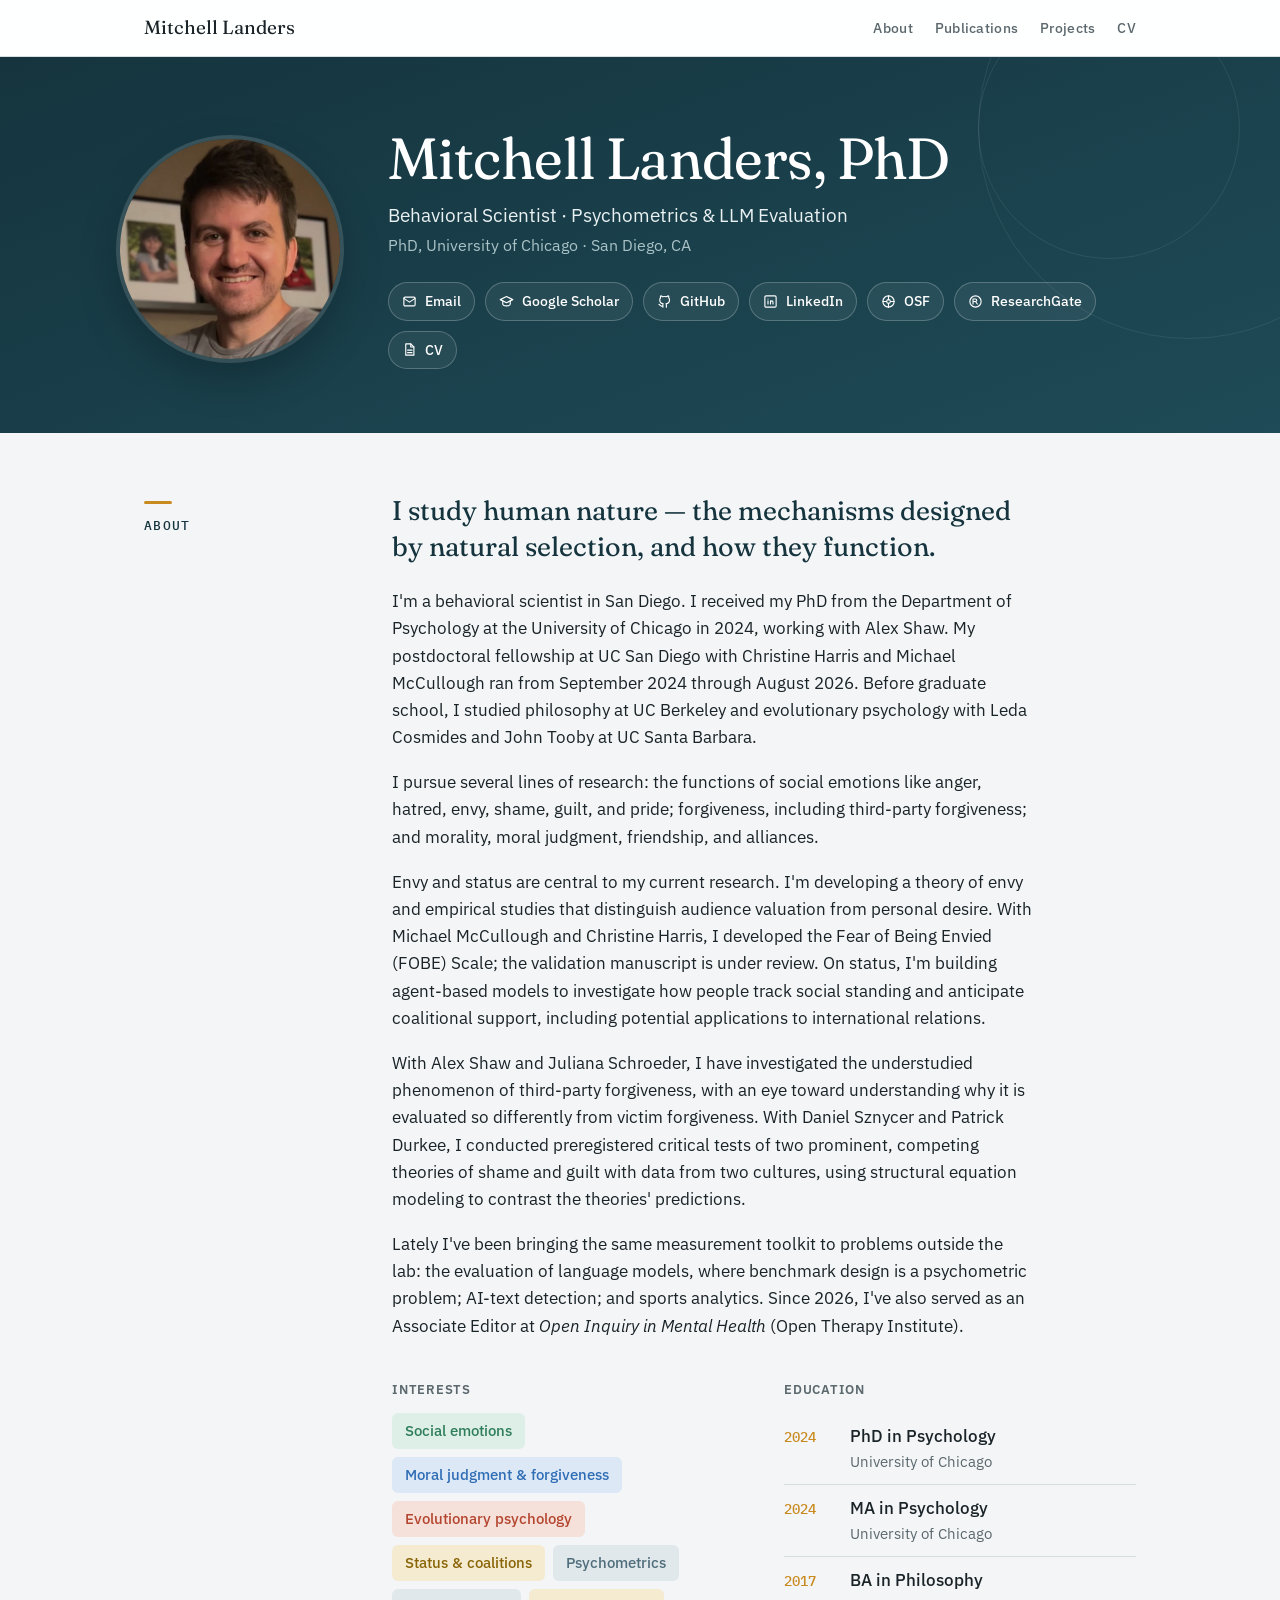
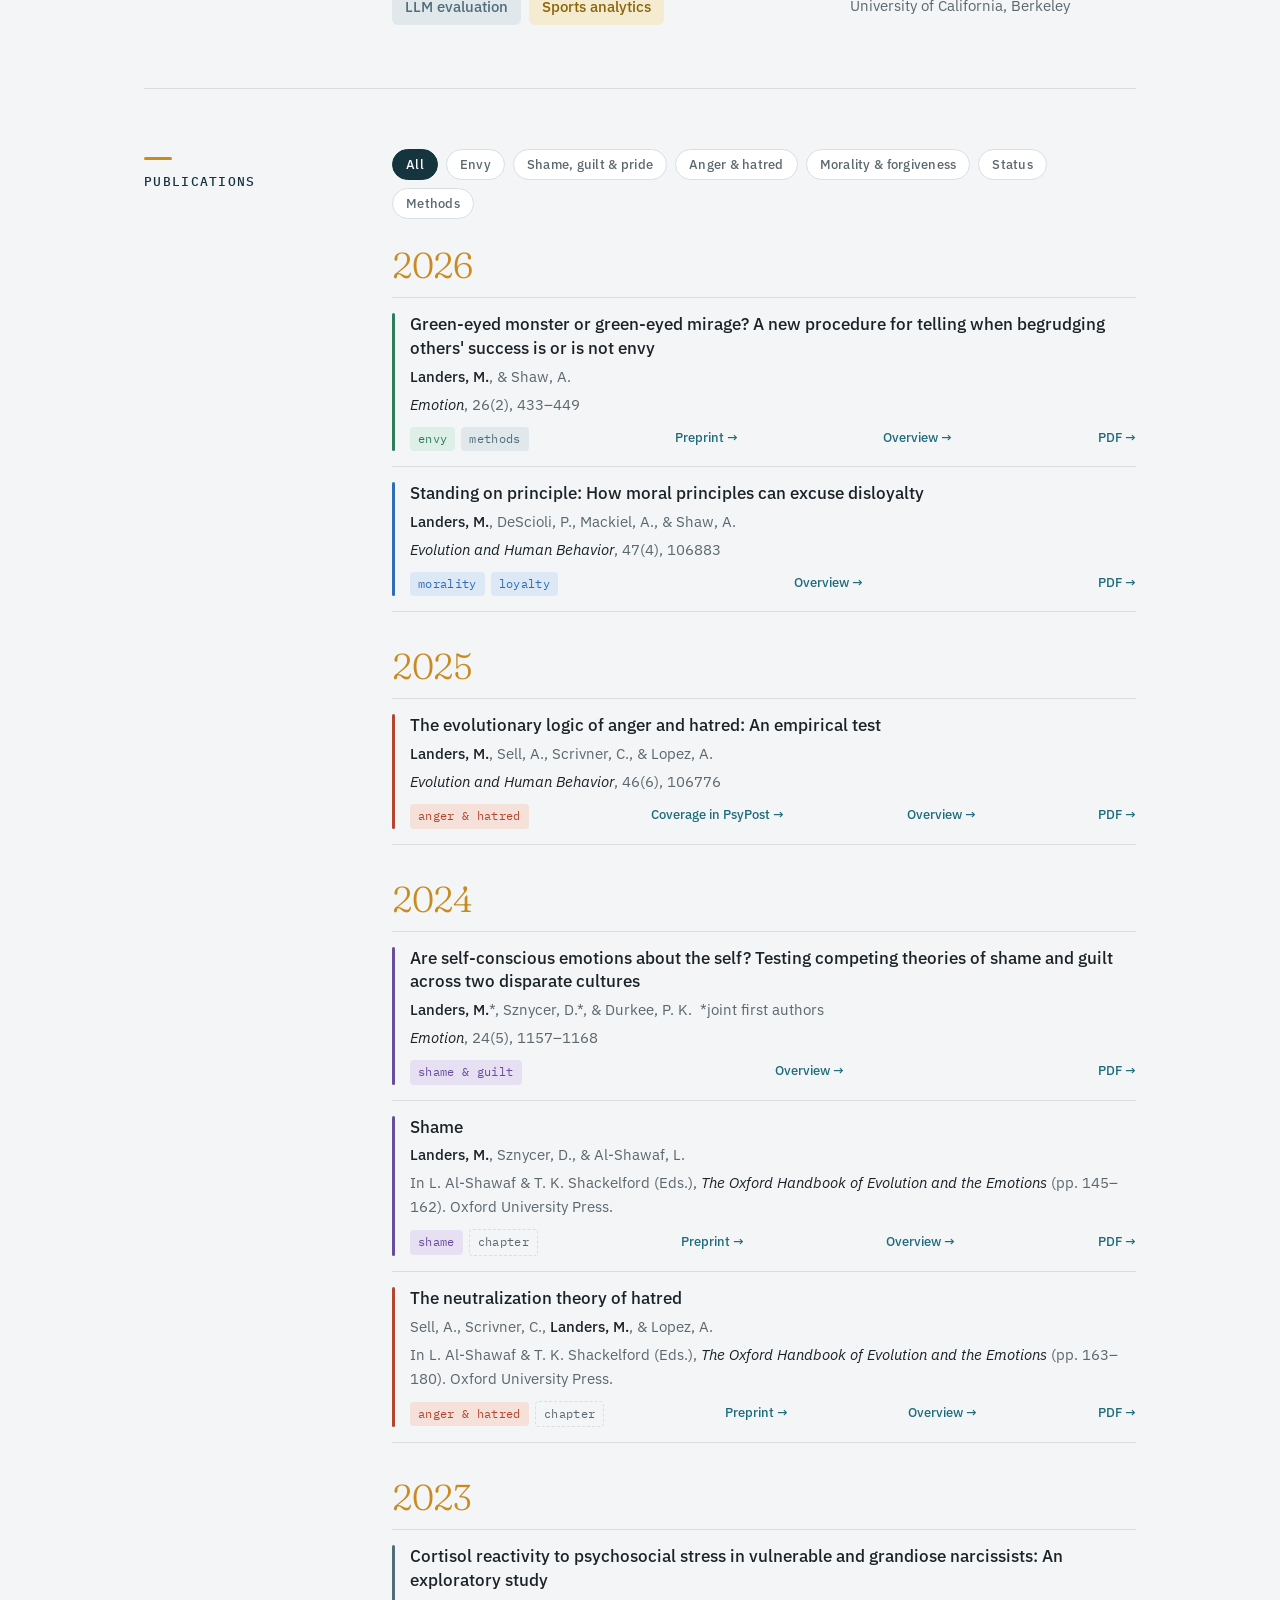
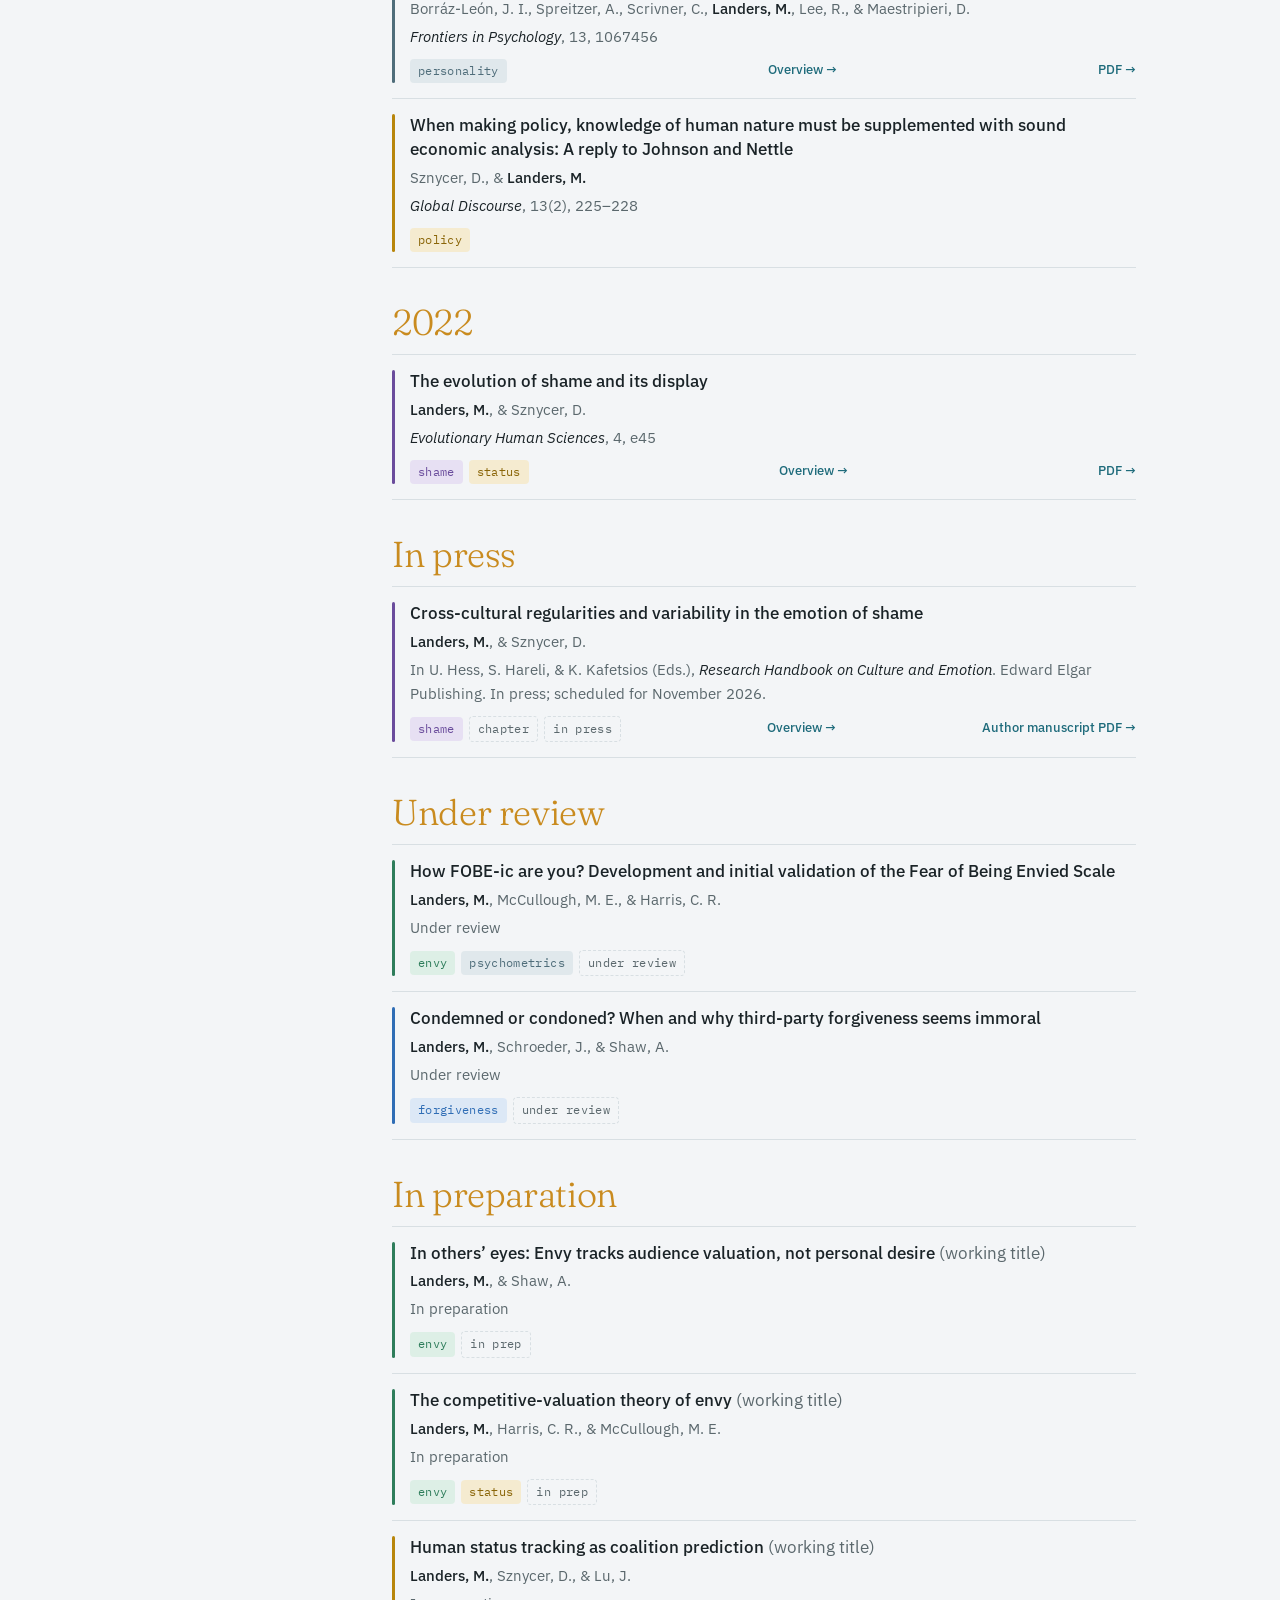
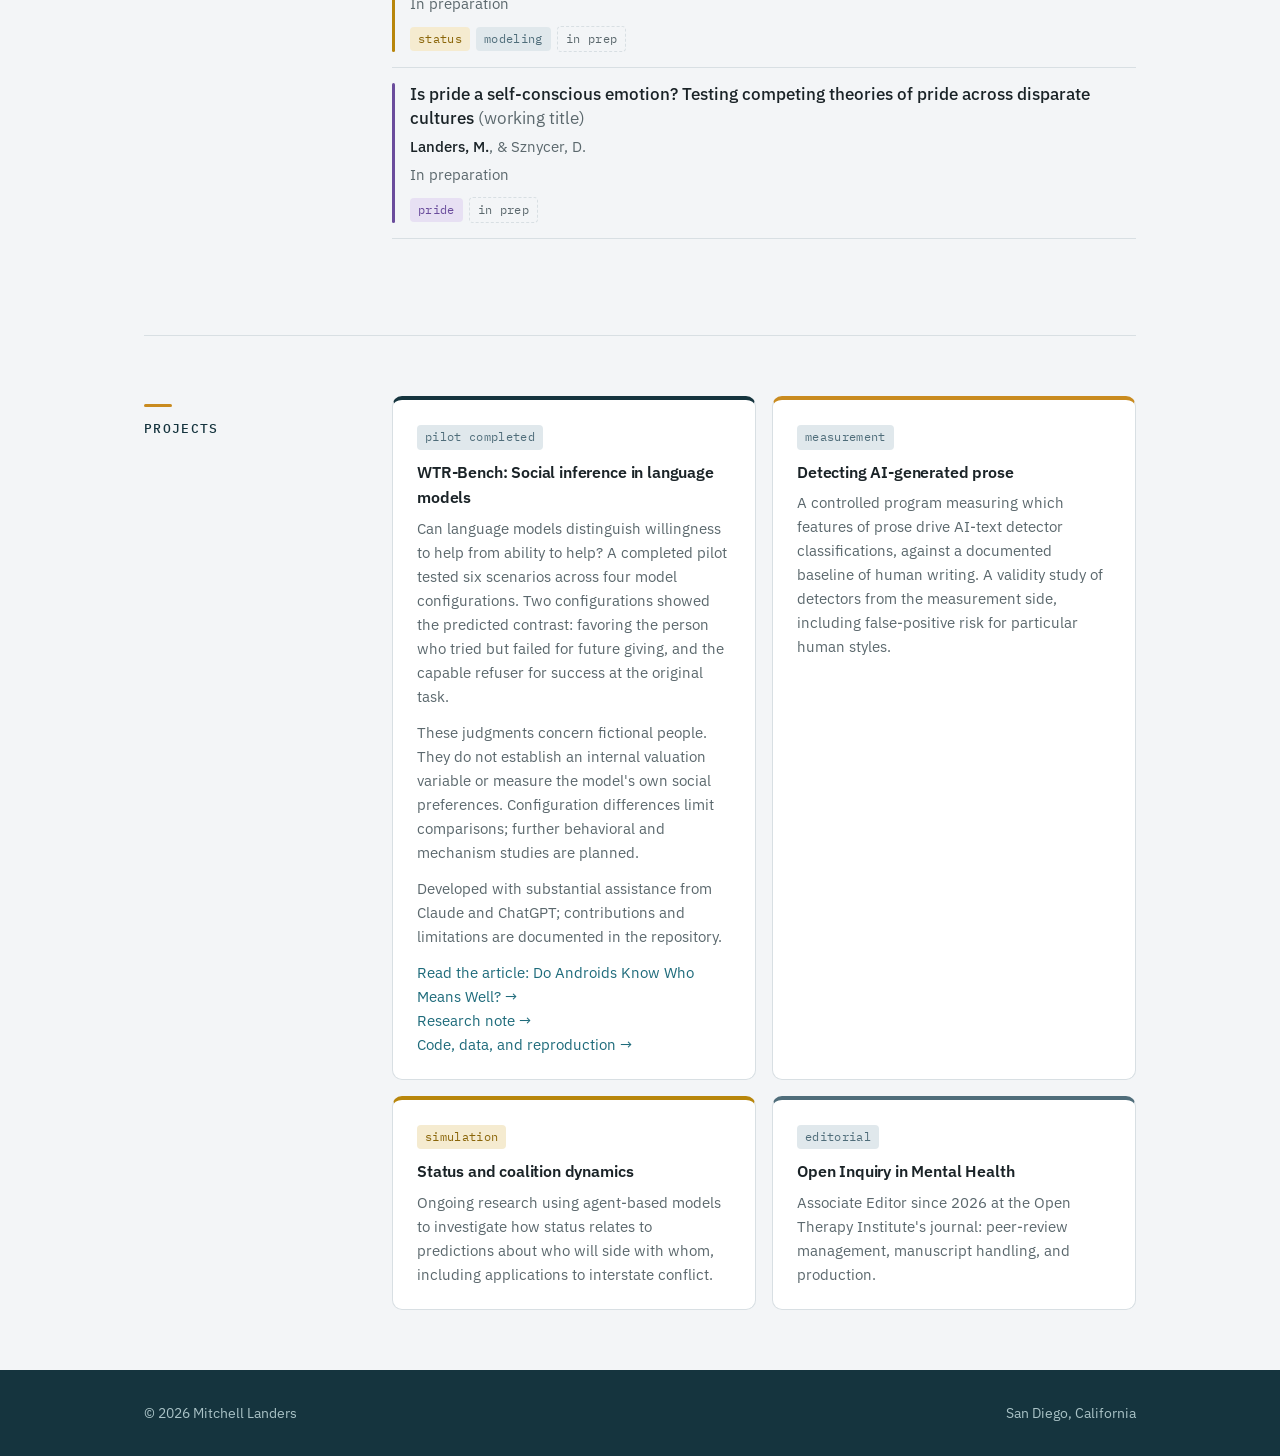
<file: index.html>
<!doctype html>
<html lang="en">
<head>
<meta charset="utf-8">
<meta name="viewport" content="width=device-width, initial-scale=1">
<title>Mitchell Landers, PhD</title>
<meta name="description" content="Mitchell Landers, PhD — behavioral scientist studying social emotions, moral judgment, and measurement. PhD, University of Chicago.">
<meta property="og:title" content="Mitchell Landers, PhD">
<meta property="og:description" content="Research, publications, and projects in behavioral science, psychometrics, and AI evaluation.">
<meta property="og:type" content="website">
<meta property="og:url" content="https://msblanders.github.io/website/">
<meta property="og:image" content="https://msblanders.github.io/website/files/social-preview-v2.png">
<meta property="og:image:secure_url" content="https://msblanders.github.io/website/files/social-preview-v2.png">
<meta property="og:image:type" content="image/png">
<meta property="og:image:width" content="2400">
<meta property="og:image:height" content="1260">
<meta property="og:image:alt" content="Mitchell Landers, PhD — Behavioral Science · Psychometrics · AI Evaluation. Research, publications, and projects.">
<meta name="twitter:card" content="summary_large_image">
<meta name="twitter:title" content="Mitchell Landers, PhD">
<meta name="twitter:description" content="Research, publications, and projects in behavioral science, psychometrics, and AI evaluation.">
<meta name="twitter:image" content="https://msblanders.github.io/website/files/social-preview-v2.png">
<meta name="twitter:image:alt" content="Mitchell Landers, PhD — Behavioral Science · Psychometrics · AI Evaluation. Research, publications, and projects.">
<link rel="canonical" href="https://msblanders.github.io/website/">
<link rel="preconnect" href="https://fonts.googleapis.com">
<link rel="preconnect" href="https://fonts.gstatic.com" crossorigin>
<link href="https://fonts.googleapis.com/css2?family=Fraunces:opsz,wght,SOFT@9..144,300..600,50&family=IBM+Plex+Sans:ital,wght@0,400;0,500;0,600;1,400&family=IBM+Plex+Mono:wght@400;500&display=swap" rel="stylesheet">
<style>
  :root{
    --bg:#F3F5F7;
    --panel:#FFFFFF;
    --ink:#1A2327;
    --muted:#5B686D;
    --line:#D8DFE3;
    --deep:#15343E;        /* hero band */
    --deep-2:#1E4B57;
    --on-deep:#EAF1F2;
    --on-deep-muted:#A9C2C6;
    --accent:#1E6B7B;      /* links */
    --amber:#C98B1F;       /* year numerals, highlights */
    --amber-soft:#F6EBD2;
    /* topic hues */
    --t-envy:#2E7D5B;    --t-envy-soft:#DDEFE6;
    --t-shame:#6A4C9C;   --t-shame-soft:#E7E0F3;
    --t-anger:#B4452F;   --t-anger-soft:#F5E0DA;
    --t-forgive:#2F6DB5; --t-forgive-soft:#DCE8F6;
    --t-status:#B8860B;  --t-status-soft:#F5EBD0;
    --t-methods:#4F6D7A; --t-methods-soft:#E0E8EC;
    --display:"Fraunces", Georgia, serif;
    --body:"IBM Plex Sans", system-ui, sans-serif;
    --mono:"IBM Plex Mono", ui-monospace, monospace;
    --measure:64ch;
  }
  *{box-sizing:border-box}
  html{scroll-behavior:smooth}
  @media (prefers-reduced-motion:reduce){html{scroll-behavior:auto}}
  body{margin:0;background:var(--bg);color:var(--ink);font-family:var(--body);font-size:17px;line-height:1.6;-webkit-font-smoothing:antialiased}
  a{color:var(--accent);text-decoration:none;border-bottom:1px solid transparent;transition:border-color .15s,color .15s}
  a:hover{border-bottom-color:currentColor}
  a:focus-visible,button:focus-visible{outline:2px solid var(--amber);outline-offset:3px;border-radius:2px}
  h1,h2,h3{font-family:var(--display);font-weight:400;margin:0;letter-spacing:-.01em}
  .wrap{max-width:1040px;margin:0 auto;padding:0 24px}
  .skip-link{position:absolute;top:-80px;left:16px;z-index:20;background:var(--panel);padding:10px 16px}
  .skip-link:focus{top:8px}
  section,[id="top"],main{scroll-margin-top:76px}
  .section-grid > *{min-width:0}

  /* nav */
  nav{position:sticky;top:0;background:rgba(255,255,255,.92);backdrop-filter:blur(8px);border-bottom:1px solid var(--line);z-index:10}
  nav .wrap{display:flex;align-items:center;justify-content:space-between;height:56px}
  nav .brand{font-family:var(--display);font-size:19px;color:var(--ink);white-space:nowrap}
  nav .brand .short{display:none}
  nav ul{list-style:none;margin:0;padding:0;display:flex;gap:22px}
  nav li a{color:var(--muted);font-size:14px;font-weight:500;letter-spacing:.02em}
  nav li a:hover{color:var(--deep);border-bottom-color:var(--amber)}

  /* hero band */
  .band{background:linear-gradient(160deg,var(--deep) 0%,var(--deep-2) 100%);color:var(--on-deep);position:relative;overflow:hidden}
  .band::after{content:"";position:absolute;right:-120px;top:-140px;width:420px;height:420px;border-radius:50%;border:1px solid rgba(255,255,255,.08);pointer-events:none}
  .band::before{content:"";position:absolute;right:40px;top:-60px;width:260px;height:260px;border-radius:50%;border:1px solid rgba(255,255,255,.08);pointer-events:none}
  .hero{padding:72px 0 64px;display:grid;grid-template-columns:220px 1fr;gap:48px;align-items:center;position:relative}
  .avatar{width:220px;height:220px;border-radius:50%;overflow:hidden;box-shadow:0 0 0 4px rgba(255,255,255,.14),0 18px 40px rgba(0,0,0,.25)}
  .avatar img{width:100%;height:100%;object-fit:cover;display:block}
  .hero h1{font-size:clamp(40px,5.2vw,58px);line-height:1.02;font-variation-settings:"SOFT" 50;margin-bottom:12px;color:#fff}
  .role{font-size:19px;margin:0 0 2px;color:var(--on-deep)}
  .affil{font-size:16px;color:var(--on-deep-muted);margin:0 0 24px}
  .affil a{color:var(--on-deep-muted)}
  .affil a:hover{color:#fff}
  .links{display:flex;flex-wrap:wrap;gap:10px;margin:0;padding:0;list-style:none}
  .links a{display:inline-flex;align-items:center;gap:8px;padding:7px 13px;border:1px solid rgba(255,255,255,.22);border-radius:999px;background:rgba(255,255,255,.06);color:#fff;font-size:14px;font-weight:500}
  .links a:hover{background:var(--amber);border-color:var(--amber);color:var(--deep)}
  .links svg{width:15px;height:15px;stroke:currentColor;fill:none;stroke-width:1.8;stroke-linecap:round;stroke-linejoin:round}

  /* sections */
  section{padding:60px 0;border-top:1px solid var(--line)}
  section:first-of-type{border-top:0}
  .section-grid{display:grid;grid-template-columns:200px 1fr;gap:48px}
  .section-grid h2{font-size:13px;font-family:var(--mono);font-weight:500;color:var(--deep);letter-spacing:.1em;text-transform:uppercase;padding-top:8px;position:sticky;top:76px;align-self:start}
  .section-grid h2::before{content:"";display:block;width:28px;height:3px;background:var(--amber);margin-bottom:12px;border-radius:2px}
  .prose{max-width:var(--measure)}
  .prose p{margin:0 0 18px}
  .prose p:last-child{margin-bottom:0}
  .lede{font-family:var(--display);font-size:27px;line-height:1.32;font-variation-settings:"SOFT" 50;margin-bottom:24px!important;color:var(--deep)}

  .two-col{display:grid;grid-template-columns:1fr 1fr;gap:40px;margin-top:40px}
  .two-col h3{font-size:13px;font-family:var(--body);font-weight:600;letter-spacing:.06em;text-transform:uppercase;color:var(--muted);margin-bottom:12px}
  .interests{list-style:none;margin:0;padding:0;display:flex;flex-wrap:wrap;gap:8px}
  .interests li{padding:5px 12px;border-radius:6px;font-size:15px;font-weight:500;border:1px solid transparent}
  .interests li[data-t="envy"]{background:var(--t-envy-soft);color:var(--t-envy)}
  .interests li[data-t="status"]{background:var(--t-status-soft);color:#8A6508}
  .interests li[data-t="forgive"]{background:var(--t-forgive-soft);color:var(--t-forgive)}
  .interests li[data-t="shame"]{background:var(--t-shame-soft);color:var(--t-shame)}
  .interests li[data-t="methods"]{background:var(--t-methods-soft);color:var(--t-methods)}
  .interests li[data-t="anger"]{background:var(--t-anger-soft);color:var(--t-anger)}
  .edu{list-style:none;margin:0;padding:0}
  .edu li{padding:10px 0;border-bottom:1px solid var(--line);display:grid;grid-template-columns:52px 1fr;gap:14px}
  .edu li:last-child{border-bottom:0}
  .edu .yr{font-family:var(--mono);font-size:14px;color:var(--amber);padding-top:3px;font-weight:500}
  .edu .deg{font-weight:500}
  .edu .inst{color:var(--muted);font-size:15px}

  /* publications */
  .filters{display:flex;flex-wrap:wrap;gap:8px;margin:0 0 28px}
  .filters button{font:500 13px/1 var(--body);letter-spacing:.02em;padding:8px 13px;border-radius:999px;border:1px solid var(--line);background:var(--panel);color:var(--muted);cursor:pointer;transition:all .15s;--c:var(--deep);--s:#E4E9EC}
  .filters button[data-filter="envy"]{--c:var(--t-envy);--s:var(--t-envy-soft)}
  .filters button[data-filter="shame"]{--c:var(--t-shame);--s:var(--t-shame-soft)}
  .filters button[data-filter="anger"]{--c:var(--t-anger);--s:var(--t-anger-soft)}
  .filters button[data-filter="forgiveness"]{--c:var(--t-forgive);--s:var(--t-forgive-soft)}
  .filters button[data-filter="status"]{--c:var(--t-status);--s:var(--t-status-soft)}
  .filters button[data-filter="methods"]{--c:var(--t-methods);--s:var(--t-methods-soft)}
  .filters button:hover{border-color:var(--c);color:var(--c);background:var(--s)}
  .filters button[aria-pressed="true"]{background:var(--c);border-color:var(--c);color:#fff}
  .pubgroup{margin-bottom:36px}
  .pubgroup h3{font-family:var(--display);font-size:36px;font-weight:300;color:var(--amber);line-height:1;margin-bottom:14px;font-variation-settings:"SOFT" 50}
  .pub{padding:15px 0 15px 18px;border-top:1px solid var(--line);display:grid;grid-template-columns:1fr;gap:4px;position:relative}
  .pub::before{content:"";position:absolute;left:0;top:15px;bottom:15px;width:3px;border-radius:2px;background:var(--line)}
  .pub[data-c="envy"]::before{background:var(--t-envy)}
  .pub[data-c="shame"]::before{background:var(--t-shame)}
  .pub[data-c="anger"]::before{background:var(--t-anger)}
  .pub[data-c="forgiveness"]::before{background:var(--t-forgive)}
  .pub[data-c="status"]::before{background:var(--t-status)}
  .pub[data-c="methods"]::before{background:var(--t-methods)}
  .pub:last-child{border-bottom:1px solid var(--line)}
  .pub.hidden{display:none}
  .pub .title{font-weight:500;font-size:17px;line-height:1.4}
  .pub .title a{color:var(--ink)}
  .pub .title a:hover{color:var(--accent)}
  .pub .authors{color:var(--muted);font-size:15px}
  .pub .authors b{color:var(--ink);font-weight:500}
  .pub .venue{font-size:15px;color:var(--muted)}
  .pub .venue i{color:var(--ink)}
  .pub .meta{display:flex;flex-wrap:wrap;gap:6px;margin-top:6px;align-items:center}
  .tag{font-family:var(--mono);font-size:11.5px;letter-spacing:.03em;padding:3px 8px;border-radius:4px;background:var(--t-methods-soft);color:var(--t-methods)}
  .tag[data-t="envy"]{background:var(--t-envy-soft);color:var(--t-envy)}
  .tag[data-t="shame"]{background:var(--t-shame-soft);color:var(--t-shame)}
  .tag[data-t="anger"]{background:var(--t-anger-soft);color:var(--t-anger)}
  .tag[data-t="forgive"]{background:var(--t-forgive-soft);color:var(--t-forgive)}
  .tag[data-t="status"]{background:var(--t-status-soft);color:#8A6508}
  .tag.status{background:transparent;border:1px dashed var(--line);color:var(--muted)}
  .pub .meta a{font-size:13px;font-weight:500;margin-left:auto}
  .empty{color:var(--muted);font-style:italic;display:none}

  /* projects */
  .projects{display:grid;grid-template-columns:1fr 1fr;gap:16px}
  .card{background:var(--panel);border:1px solid var(--line);border-radius:10px;padding:22px 24px;border-top:4px solid var(--t-methods)}
  .card[data-c="status"]{border-top-color:var(--t-status)}
  .card[data-c="amber"]{border-top-color:var(--amber)}
  .card[data-c="deep"]{border-top-color:var(--deep)}
  .card h3{font-family:var(--body);font-size:16px;font-weight:600;margin-bottom:6px}
  .card p{margin:0;font-size:15px;color:var(--muted)}
  .card p + p{margin-top:12px}
  .card .tag{margin-bottom:10px;display:inline-block}

  footer{background:var(--deep);color:var(--on-deep-muted);font-size:14px;padding:32px 0}
  footer .wrap{display:flex;justify-content:space-between;flex-wrap:wrap;gap:12px}

  @media (max-width:760px){
    body{font-size:16px}
    nav ul{gap:14px}
    nav .brand .full{display:none}
    nav .brand .short{display:inline}
    .hero{grid-template-columns:1fr;gap:24px;padding:44px 0 40px}
    .avatar{width:150px;height:150px}
    .section-grid{grid-template-columns:1fr;gap:16px}
    .section-grid h2{position:static}
    .two-col,.projects{grid-template-columns:1fr;gap:28px}
    .lede{font-size:22px}
    section{padding:40px 0}
  }
  @media (max-width:360px){
    nav ul{gap:10px}
    nav li a{font-size:13px}
  }
</style>
</head>
<body>
<a class="skip-link" href="#main">Skip to content</a>

<nav aria-label="Main navigation">
  <div class="wrap">
    <a class="brand" href="#top"><span class="full">Mitchell Landers</span><span class="short">ML</span></a>
    <ul>
      <li><a href="#about">About</a></li>
      <li><a href="#publications">Publications</a></li>
      <li><a href="#projects">Projects</a></li>
      <li><a href="files/cv.pdf">CV</a></li>
    </ul>
  </div>
</nav>

<div class="band" id="top">
  <header class="hero wrap">
    <div class="avatar"><img src="files/avatar.jpg" alt="Mitchell Landers"></div>
    <div>
      <h1>Mitchell Landers, PhD</h1>
      <p class="role">Behavioral Scientist &middot; Psychometrics &amp; LLM Evaluation</p>
      <p class="affil">PhD, University of Chicago &middot; San Diego, CA</p>
      <ul class="links">
        <li><a href="mailto:mitchelllanders@gmail.com"><svg aria-hidden="true" focusable="false" viewBox="0 0 24 24"><rect x="3" y="5" width="18" height="14" rx="2"/><path d="M3 7l9 6 9-6"/></svg>Email</a></li>
        <li><a href="https://scholar.google.com/citations?user=NeyqJzUAAAAJ" rel="me"><svg aria-hidden="true" focusable="false" viewBox="0 0 24 24"><path d="M2 9l10-5 10 5-10 5z"/><path d="M6 11v5c0 1.5 3 3 6 3s6-1.5 6-3v-5"/></svg>Google Scholar</a></li>
        <li><a href="https://github.com/msblanders" rel="me"><svg aria-hidden="true" focusable="false" viewBox="0 0 24 24"><path d="M9 19c-4 1.5-4-2-6-2.5M15 21v-3.5c0-1 .1-1.4-.5-2 2.8-.3 5.5-1.4 5.5-6a4.6 4.6 0 0 0-1.3-3.2 4.2 4.2 0 0 0-.1-3.2s-1-.3-3.4 1.3a11.7 11.7 0 0 0-6 0C6.8 2.8 5.8 3.1 5.8 3.1a4.2 4.2 0 0 0-.1 3.2A4.6 4.6 0 0 0 4.4 9.5c0 4.6 2.7 5.7 5.5 6-.6.6-.6 1.2-.5 2V21"/></svg>GitHub</a></li>
        <li><a href="https://www.linkedin.com/in/mitchell-landers-4251733a/" rel="me"><svg aria-hidden="true" focusable="false" viewBox="0 0 24 24"><rect x="3" y="3" width="18" height="18" rx="2"/><path d="M8 11v5M8 8v.01M12 16v-5M16 16v-3a2 2 0 0 0-4 0"/></svg>LinkedIn</a></li>
        <li><a href="https://osf.io/unzg7/" rel="me"><svg aria-hidden="true" focusable="false" viewBox="0 0 24 24"><circle cx="12" cy="12" r="9"/><circle cx="12" cy="12" r="3"/><path d="M12 3v6M12 15v6M3 12h6M15 12h6"/></svg>OSF</a></li>
        <li><a href="https://www.researchgate.net/profile/Mitchell-Landers" rel="me"><svg aria-hidden="true" focusable="false" viewBox="0 0 24 24"><circle cx="12" cy="12" r="9"/><path d="M8 16V8h4a2 2 0 0 1 0 4h-4M12 12l3 4"/></svg>ResearchGate</a></li>
        <li><a href="files/cv.pdf"><svg aria-hidden="true" focusable="false" viewBox="0 0 24 24"><path d="M6 3h8l5 5v13H6z"/><path d="M14 3v5h5M9 13h7M9 17h7"/></svg>CV</a></li>
      </ul>
    </div>
  </header>
</div>

<main class="wrap" id="main" tabindex="-1">

  <section id="about">
    <div class="section-grid">
      <h2>About</h2>
      <div>
        <div class="prose">
          <p class="lede">I study human nature — the mechanisms designed by natural selection, and how they function.</p>
          <p>I'm a behavioral scientist in San Diego. I received my PhD from the Department of Psychology at the University of Chicago in 2024, working with Alex Shaw. My postdoctoral fellowship at UC San Diego with Christine Harris and Michael McCullough ran from September 2024 through August 2026. Before graduate school, I studied philosophy at UC Berkeley and evolutionary psychology with Leda Cosmides and John Tooby at UC Santa Barbara.</p>
          <p>I pursue several lines of research: the functions of social emotions like anger, hatred, envy, shame, guilt, and pride; forgiveness, including third-party forgiveness; and morality, moral judgment, friendship, and alliances.</p>
          <p>Envy and status are central to my current research. I'm developing a theory of envy and empirical studies that distinguish audience valuation from personal desire. With Michael McCullough and Christine Harris, I developed the Fear of Being Envied (FOBE) Scale; the validation manuscript is under review. On status, I'm building agent-based models to investigate how people track social standing and anticipate coalitional support, including potential applications to international relations.</p>
          <p>With Alex Shaw and Juliana Schroeder, I have investigated the understudied phenomenon of third-party forgiveness, with an eye toward understanding why it is evaluated so differently from victim forgiveness. With Daniel Sznycer and Patrick Durkee, I conducted preregistered critical tests of two prominent, competing theories of shame and guilt with data from two cultures, using structural equation modeling to contrast the theories' predictions.</p>
          <p>Lately I've been bringing the same measurement toolkit to problems outside the lab: the evaluation of language models, where benchmark design is a psychometric problem; AI-text detection; and sports analytics. Since 2026, I've also served as an Associate Editor at <em>Open Inquiry in Mental Health</em> (Open Therapy Institute).</p>
        </div>
        <div class="two-col">
          <div>
            <h3>Interests</h3>
            <ul class="interests">
              <li data-t="envy">Social emotions</li>
              <li data-t="forgive">Moral judgment &amp; forgiveness</li>
              <li data-t="anger">Evolutionary psychology</li>
              <li data-t="status">Status &amp; coalitions</li>
              <li data-t="methods">Psychometrics</li>
              <li data-t="methods">LLM evaluation</li>
              <li data-t="status">Sports analytics</li>
            </ul>
          </div>
          <div>
            <h3>Education</h3>
            <ul class="edu">
              <li><span class="yr">2024</span><div><div class="deg">PhD in Psychology</div><div class="inst">University of Chicago</div></div></li>
              <li><span class="yr">2024</span><div><div class="deg">MA in Psychology</div><div class="inst">University of Chicago</div></div></li>
              <li><span class="yr">2017</span><div><div class="deg">BA in Philosophy</div><div class="inst">University of California, Berkeley</div></div></li>
            </ul>
          </div>
        </div>
      </div>
    </div>
  </section>

  <section id="publications">
    <div class="section-grid">
      <h2>Publications</h2>
      <div>
        <div class="filters" role="group" aria-label="Filter publications by topic">
          <button type="button" data-filter="all" aria-pressed="true">All</button>
          <button type="button" data-filter="envy" aria-pressed="false">Envy</button>
          <button type="button" data-filter="shame" aria-pressed="false">Shame, guilt &amp; pride</button>
          <button type="button" data-filter="anger" aria-pressed="false">Anger &amp; hatred</button>
          <button type="button" data-filter="forgiveness" aria-pressed="false">Morality &amp; forgiveness</button>
          <button type="button" data-filter="status" aria-pressed="false">Status</button>
          <button type="button" data-filter="methods" aria-pressed="false">Methods</button>
        </div>

        <div class="pubgroup" data-group>
          <h3>2026</h3>
          <article class="pub" data-tags="envy methods" data-c="envy">
            <div class="title"><a href="https://pubmed.ncbi.nlm.nih.gov/40892566/">Green-eyed monster or green-eyed mirage? A new procedure for telling when begrudging others' success is or is not envy</a></div>
            <div class="authors"><b>Landers, M.</b>, &amp; Shaw, A.</div>
            <div class="venue"><i>Emotion</i>, 26(2), 433–449</div>
            <div class="meta"><span class="tag" data-t="envy">envy</span><span class="tag">methods</span><a href="https://papers.ssrn.com/sol3/papers.cfm?abstract_id=4770388">Preprint →</a><a href="papers/green-eyed-monster/">Overview →</a><a href="files/papers/green-eyed-monster.pdf">PDF →</a></div>
          </article>
          <article class="pub" data-tags="forgiveness" data-c="forgiveness">
            <div class="title"><a href="https://doi.org/10.1016/j.evolhumbehav.2026.106883">Standing on principle: How moral principles can excuse disloyalty</a></div>
            <div class="authors"><b>Landers, M.</b>, DeScioli, P., Mackiel, A., &amp; Shaw, A.</div>
            <div class="venue"><i>Evolution and Human Behavior</i>, 47(4), 106883</div>
            <div class="meta"><span class="tag" data-t="forgive">morality</span><span class="tag" data-t="forgive">loyalty</span><a href="papers/standing-on-principle/">Overview →</a><a href="files/papers/standing-on-principle.pdf">PDF →</a></div>
          </article>
        </div>

        <div class="pubgroup" data-group>
          <h3>2025</h3>
          <article class="pub" data-tags="anger" data-c="anger">
            <div class="title"><a href="https://doi.org/10.1016/j.evolhumbehav.2025.106776">The evolutionary logic of anger and hatred: An empirical test</a></div>
            <div class="authors"><b>Landers, M.</b>, Sell, A., Scrivner, C., &amp; Lopez, A.</div>
            <div class="venue"><i>Evolution and Human Behavior</i>, 46(6), 106776</div>
            <div class="meta"><span class="tag" data-t="anger">anger &amp; hatred</span><a href="https://www.psypost.org/new-psychology-research-shows-that-hatred-is-not-just-intense-anger/">Coverage in PsyPost →</a><a href="papers/anger-and-hatred/">Overview →</a><a href="files/papers/anger-and-hatred.pdf">PDF →</a></div>
          </article>
        </div>

        <div class="pubgroup" data-group>
          <h3>2024</h3>
          <article class="pub" data-tags="shame" data-c="shame">
            <div class="title"><a href="https://pubmed.ncbi.nlm.nih.gov/38252113/">Are self-conscious emotions about the self? Testing competing theories of shame and guilt across two disparate cultures</a></div>
            <div class="authors"><b>Landers, M.</b>*, Sznycer, D.*, &amp; Durkee, P. K. &nbsp;<span style="color:var(--muted)">*joint first authors</span></div>
            <div class="venue"><i>Emotion</i>, 24(5), 1157–1168</div>
            <div class="meta"><span class="tag" data-t="shame">shame &amp; guilt</span><a href="papers/shame-and-guilt/">Overview →</a><a href="files/papers/shame-and-guilt.pdf">PDF →</a></div>
          </article>
          <article class="pub" data-tags="shame" data-c="shame">
            <div class="title"><a href="https://doi.org/10.1093/oxfordhb/9780197544754.013.8">Shame</a></div>
            <div class="authors"><b>Landers, M.</b>, Sznycer, D., &amp; Al-Shawaf, L.</div>
            <div class="venue">In L. Al-Shawaf &amp; T. K. Shackelford (Eds.), <i>The Oxford Handbook of Evolution and the Emotions</i> (pp. 145–162). Oxford University Press.</div>
            <div class="meta"><span class="tag" data-t="shame">shame</span><span class="tag status">chapter</span><a href="https://osf.io/preprints/psyarxiv/nh2yj/">Preprint →</a><a href="papers/shame-oxford-handbook/">Overview →</a><a href="files/papers/shame-oxford-handbook.pdf">PDF →</a></div>
          </article>
          <article class="pub" data-tags="anger" data-c="anger">
            <div class="title"><a href="https://doi.org/10.1093/oxfordhb/9780197544754.013.7">The neutralization theory of hatred</a></div>
            <div class="authors">Sell, A., Scrivner, C., <b>Landers, M.</b>, &amp; Lopez, A.</div>
            <div class="venue">In L. Al-Shawaf &amp; T. K. Shackelford (Eds.), <i>The Oxford Handbook of Evolution and the Emotions</i> (pp. 163–180). Oxford University Press.</div>
            <div class="meta"><span class="tag" data-t="anger">anger &amp; hatred</span><span class="tag status">chapter</span><a href="https://osf.io/preprints/psyarxiv/kxdvu_v1">Preprint →</a><a href="papers/neutralization-of-hatred/">Overview →</a><a href="files/papers/neutralization-of-hatred.pdf">PDF →</a></div>
          </article>
        </div>

        <div class="pubgroup" data-group>
          <h3>2023</h3>
          <article class="pub" data-tags="methods" data-c="methods">
            <div class="title"><a href="https://doi.org/10.3389/fpsyg.2022.1067456">Cortisol reactivity to psychosocial stress in vulnerable and grandiose narcissists: An exploratory study</a></div>
            <div class="authors">Borráz-León, J. I., Spreitzer, A., Scrivner, C., <b>Landers, M.</b>, Lee, R., &amp; Maestripieri, D.</div>
            <div class="venue"><i>Frontiers in Psychology</i>, 13, 1067456</div>
            <div class="meta"><span class="tag">personality</span><a href="papers/narcissism-and-stress/">Overview →</a><a href="files/papers/narcissism-and-stress.pdf">PDF →</a></div>
          </article>
          <article class="pub" data-tags="status" data-c="status">
            <div class="title"><a href="https://doi.org/10.1332/204378921X16448923157590">When making policy, knowledge of human nature must be supplemented with sound economic analysis: A reply to Johnson and Nettle</a></div>
            <div class="authors">Sznycer, D., &amp; <b>Landers, M.</b></div>
            <div class="venue"><i>Global Discourse</i>, 13(2), 225–228</div>
            <div class="meta"><span class="tag" data-t="status">policy</span></div>
          </article>
        </div>

        <div class="pubgroup" data-group>
          <h3>2022</h3>
          <article class="pub" data-tags="shame status" data-c="shame">
            <div class="title"><a href="https://doi.org/10.1017/ehs.2022.43">The evolution of shame and its display</a></div>
            <div class="authors"><b>Landers, M.</b>, &amp; Sznycer, D.</div>
            <div class="venue"><i>Evolutionary Human Sciences</i>, 4, e45</div>
            <div class="meta"><span class="tag" data-t="shame">shame</span><span class="tag" data-t="status">status</span><a href="papers/evolution-of-shame/">Overview →</a><a href="files/papers/evolution-of-shame.pdf">PDF →</a></div>
          </article>
        </div>

        <div class="pubgroup" data-group>
          <h3>In press</h3>
          <article class="pub" data-tags="shame" data-c="shame">
            <div class="title"><a href="https://www.e-elgar.com/shop/gbp/research-handbook-on-culture-and-emotion-9781035329823.html">Cross-cultural regularities and variability in the emotion of shame</a></div>
            <div class="authors"><b>Landers, M.</b>, &amp; Sznycer, D.</div>
            <div class="venue">In U. Hess, S. Hareli, &amp; K. Kafetsios (Eds.), <i>Research Handbook on Culture and Emotion</i>. Edward Elgar Publishing. In press; scheduled for November 2026.</div>
            <div class="meta"><span class="tag" data-t="shame">shame</span><span class="tag status">chapter</span><span class="tag status">in press</span><a href="papers/shame-across-cultures/">Overview →</a><a href="files/papers/shame-across-cultures.pdf">Author manuscript PDF →</a></div>
          </article>
        </div>

        <div class="pubgroup" data-group>
          <h3>Under review</h3>
          <article class="pub" data-tags="envy methods" data-c="envy">
            <div class="title">How FOBE-ic are you? Development and initial validation of the Fear of Being Envied Scale</div>
            <div class="authors"><b>Landers, M.</b>, McCullough, M. E., &amp; Harris, C. R.</div>
            <div class="venue">Under review</div>
            <div class="meta"><span class="tag" data-t="envy">envy</span><span class="tag">psychometrics</span><span class="tag status">under review</span></div>
          </article>
          <article class="pub" data-tags="forgiveness" data-c="forgiveness">
            <div class="title">Condemned or condoned? When and why third-party forgiveness seems immoral</div>
            <div class="authors"><b>Landers, M.</b>, Schroeder, J., &amp; Shaw, A.</div>
            <div class="venue">Under review</div>
            <div class="meta"><span class="tag" data-t="forgive">forgiveness</span><span class="tag status">under review</span></div>
          </article>
        </div>

        <div class="pubgroup" data-group>
          <h3>In preparation</h3>
          <article class="pub" data-tags="envy" data-c="envy">
            <div class="title">In others’ eyes: Envy tracks audience valuation, not personal desire <span style="font-weight:400;color:var(--muted)">(working title)</span></div>
            <div class="authors"><b>Landers, M.</b>, &amp; Shaw, A.</div>
            <div class="venue">In preparation</div>
            <div class="meta"><span class="tag" data-t="envy">envy</span><span class="tag status">in prep</span></div>
          </article>
          <article class="pub" data-tags="envy status" data-c="envy">
            <div class="title">The competitive-valuation theory of envy <span style="font-weight:400;color:var(--muted)">(working title)</span></div>
            <div class="authors"><b>Landers, M.</b>, Harris, C. R., &amp; McCullough, M. E.</div>
            <div class="venue">In preparation</div>
            <div class="meta"><span class="tag" data-t="envy">envy</span><span class="tag" data-t="status">status</span><span class="tag status">in prep</span></div>
          </article>
          <article class="pub" data-tags="status methods" data-c="status">
            <div class="title">Human status tracking as coalition prediction <span style="font-weight:400;color:var(--muted)">(working title)</span></div>
            <div class="authors"><b>Landers, M.</b>, Sznycer, D., &amp; Lu, J.</div>
            <div class="venue">In preparation</div>
            <div class="meta"><span class="tag" data-t="status">status</span><span class="tag">modeling</span><span class="tag status">in prep</span></div>
          </article>
          <article class="pub" data-tags="shame" data-c="shame">
            <div class="title">Is pride a self-conscious emotion? Testing competing theories of pride across disparate cultures <span style="font-weight:400;color:var(--muted)">(working title)</span></div>
            <div class="authors"><b>Landers, M.</b>, &amp; Sznycer, D.</div>
            <div class="venue">In preparation</div>
            <div class="meta"><span class="tag" data-t="shame">pride</span><span class="tag status">in prep</span></div>
          </article>
        </div>
        <p class="empty" id="empty">Nothing in this category yet.</p>
      </div>
    </div>
  </section>

  <section id="projects">
    <div class="section-grid">
      <h2>Projects</h2>
      <div class="projects">
        <div class="card" data-c="deep">
          <span class="tag">pilot completed</span>
          <h3>WTR-Bench: Social inference in language models</h3>
          <p>Can language models distinguish willingness to help from ability to help? A completed pilot tested six scenarios across four model configurations. Two configurations showed the predicted contrast: favoring the person who tried but failed for future giving, and the capable refuser for success at the original task.</p>
          <p>These judgments concern fictional people. They do not establish an internal valuation variable or measure the model's own social preferences. Configuration differences limit comparisons; further behavioral and mechanism studies are planned.</p>
          <p>Developed with substantial assistance from Claude and ChatGPT; contributions and limitations are documented in the repository.</p>
          <p><a href="articles/do-androids-know-who-means-well/">Read the article: Do Androids Know Who Means Well? →</a><br><a href="https://github.com/msblanders/wtr-bench/blob/main/docs/research-note-v1.md">Research note →</a><br><a href="https://github.com/msblanders/wtr-bench">Code, data, and reproduction →</a></p>
        </div>
        <div class="card" data-c="amber">
          <span class="tag">measurement</span>
          <h3>Detecting AI-generated prose</h3>
          <p>A controlled program measuring which features of prose drive AI-text detector classifications, against a documented baseline of human writing. A validity study of detectors from the measurement side, including false-positive risk for particular human styles.</p>
        </div>
        <div class="card" data-c="status">
          <span class="tag" data-t="status">simulation</span>
          <h3>Status and coalition dynamics</h3>
          <p>Ongoing research using agent-based models to investigate how status relates to predictions about who will side with whom, including applications to interstate conflict.</p>
        </div>
        <div class="card">
          <span class="tag">editorial</span>
          <h3>Open Inquiry in Mental Health</h3>
          <p>Associate Editor since 2026 at the Open Therapy Institute's journal: peer-review management, manuscript handling, and production.</p>
        </div>
      </div>
    </div>
  </section>

</main>

<footer>
  <div class="wrap">
    <span>© 2026 Mitchell Landers</span>
    <span>San Diego, California</span>
  </div>
</footer>

<script>
  (function(){
    var buttons = document.querySelectorAll('.filters button');
    var pubs = document.querySelectorAll('.pub');
    var groups = document.querySelectorAll('[data-group]');
    var empty = document.getElementById('empty');
    buttons.forEach(function(btn){
      btn.addEventListener('click', function(){
        var f = btn.getAttribute('data-filter');
        buttons.forEach(function(b){ b.setAttribute('aria-pressed', b === btn ? 'true' : 'false'); });
        var shown = 0;
        pubs.forEach(function(p){
          var hit = f === 'all' || (p.getAttribute('data-tags') || '').split(' ').indexOf(f) !== -1;
          p.classList.toggle('hidden', !hit);
          if (hit) shown++;
        });
        groups.forEach(function(g){
          g.style.display = g.querySelectorAll('.pub:not(.hidden)').length ? '' : 'none';
        });
        empty.style.display = shown ? 'none' : 'block';
      });
    });
  })();
</script>
</body>
</html>
</file>
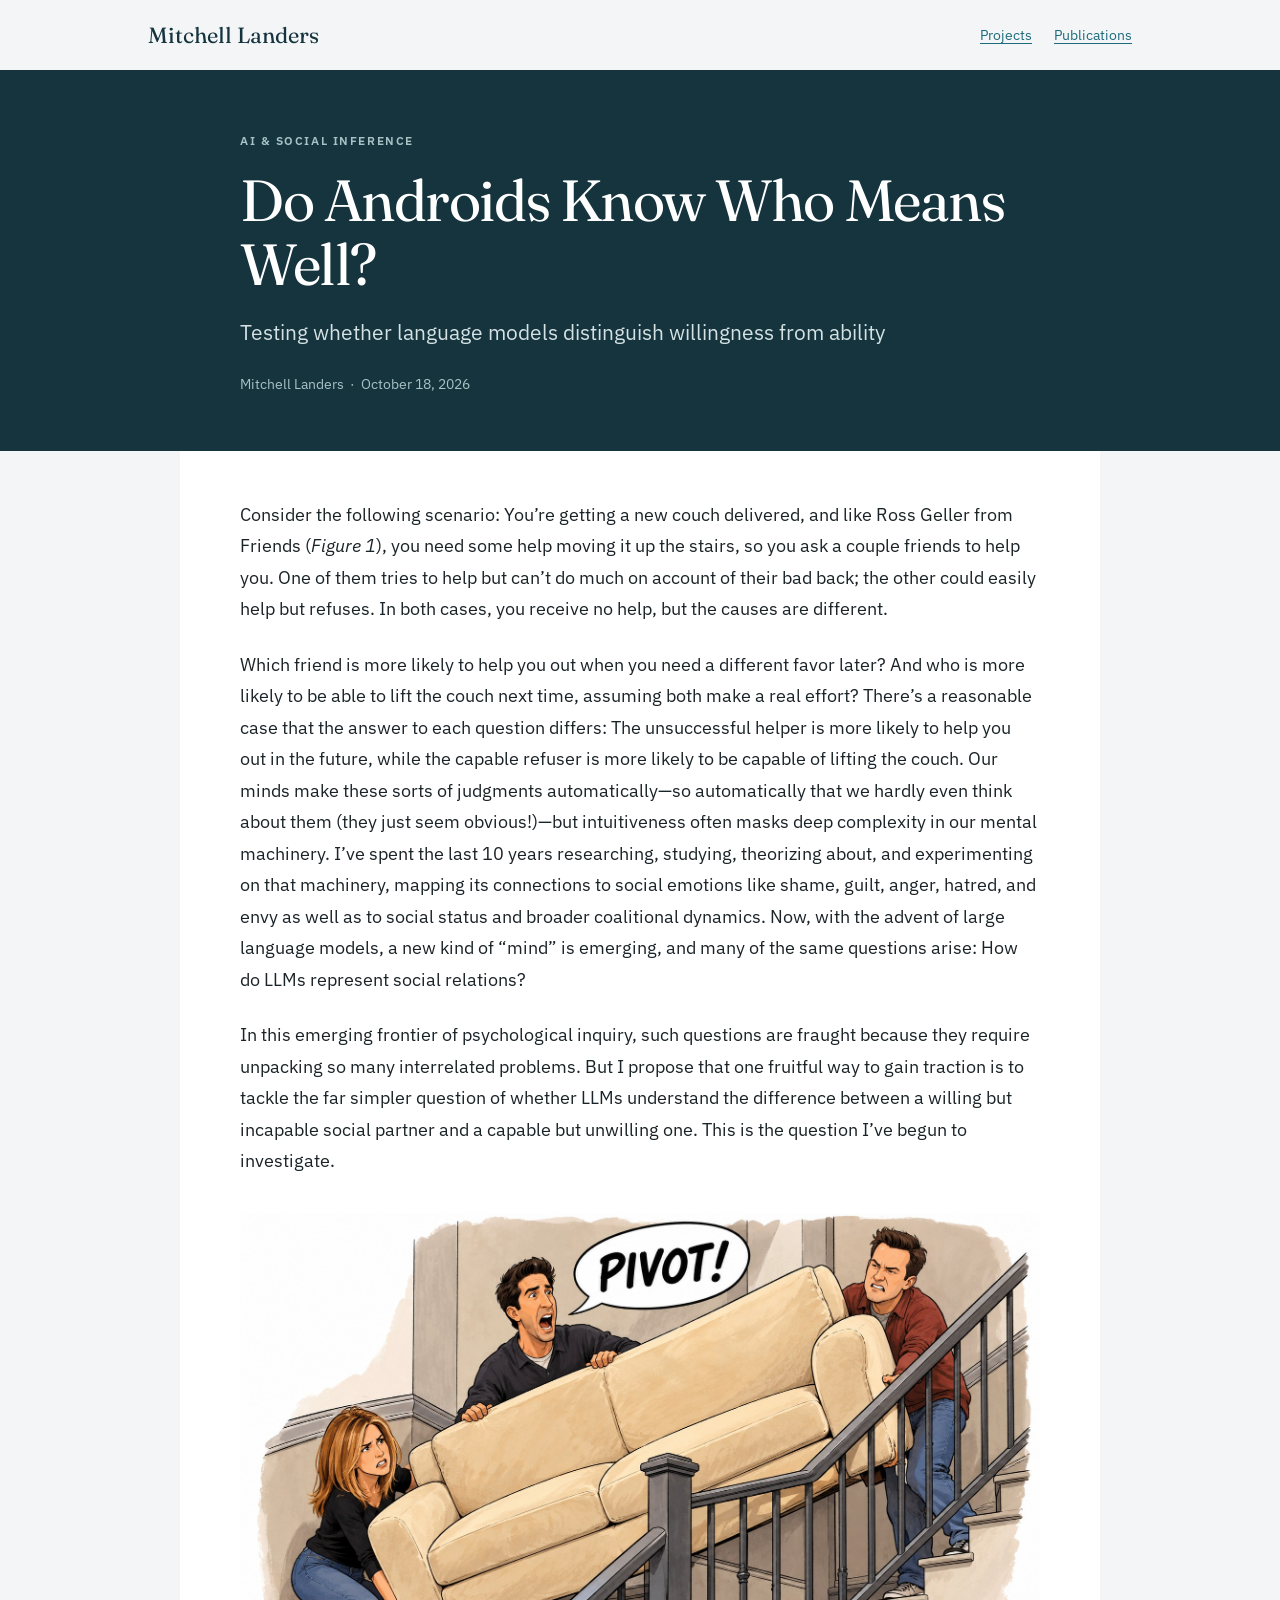
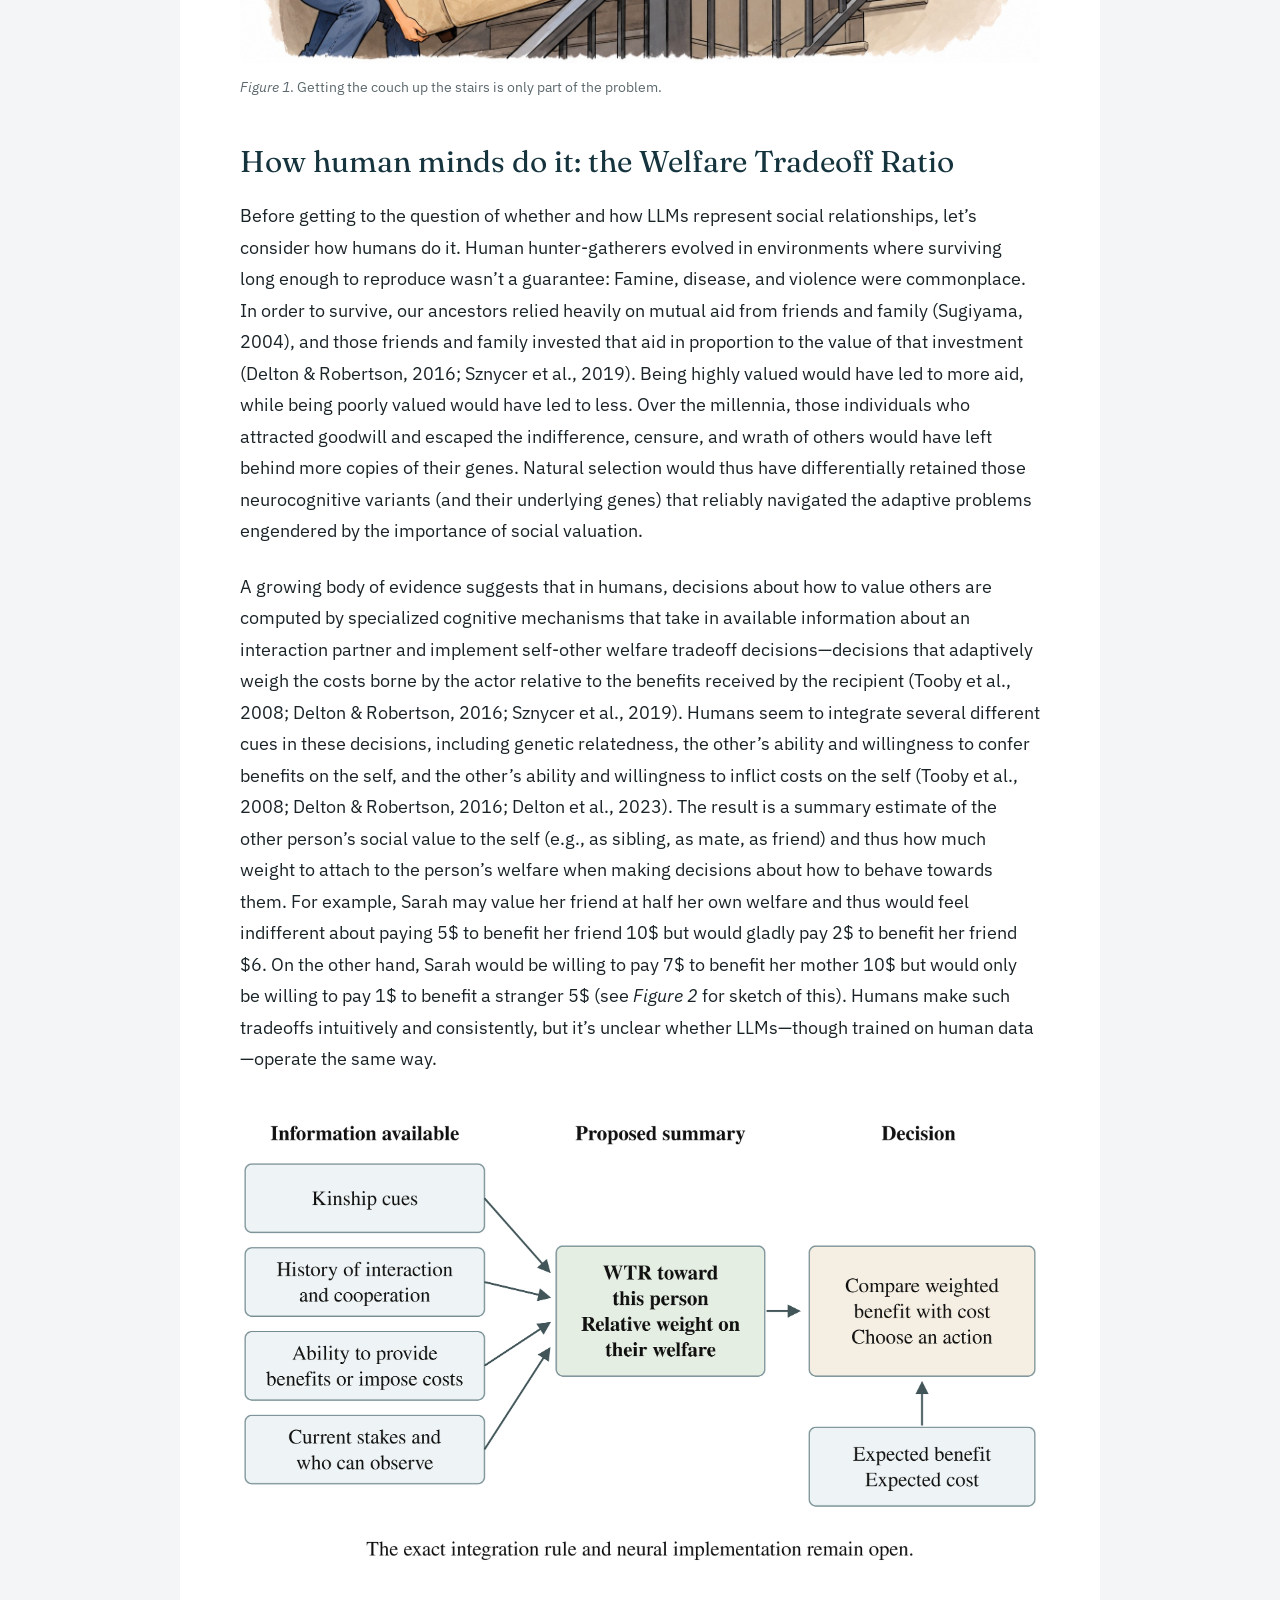
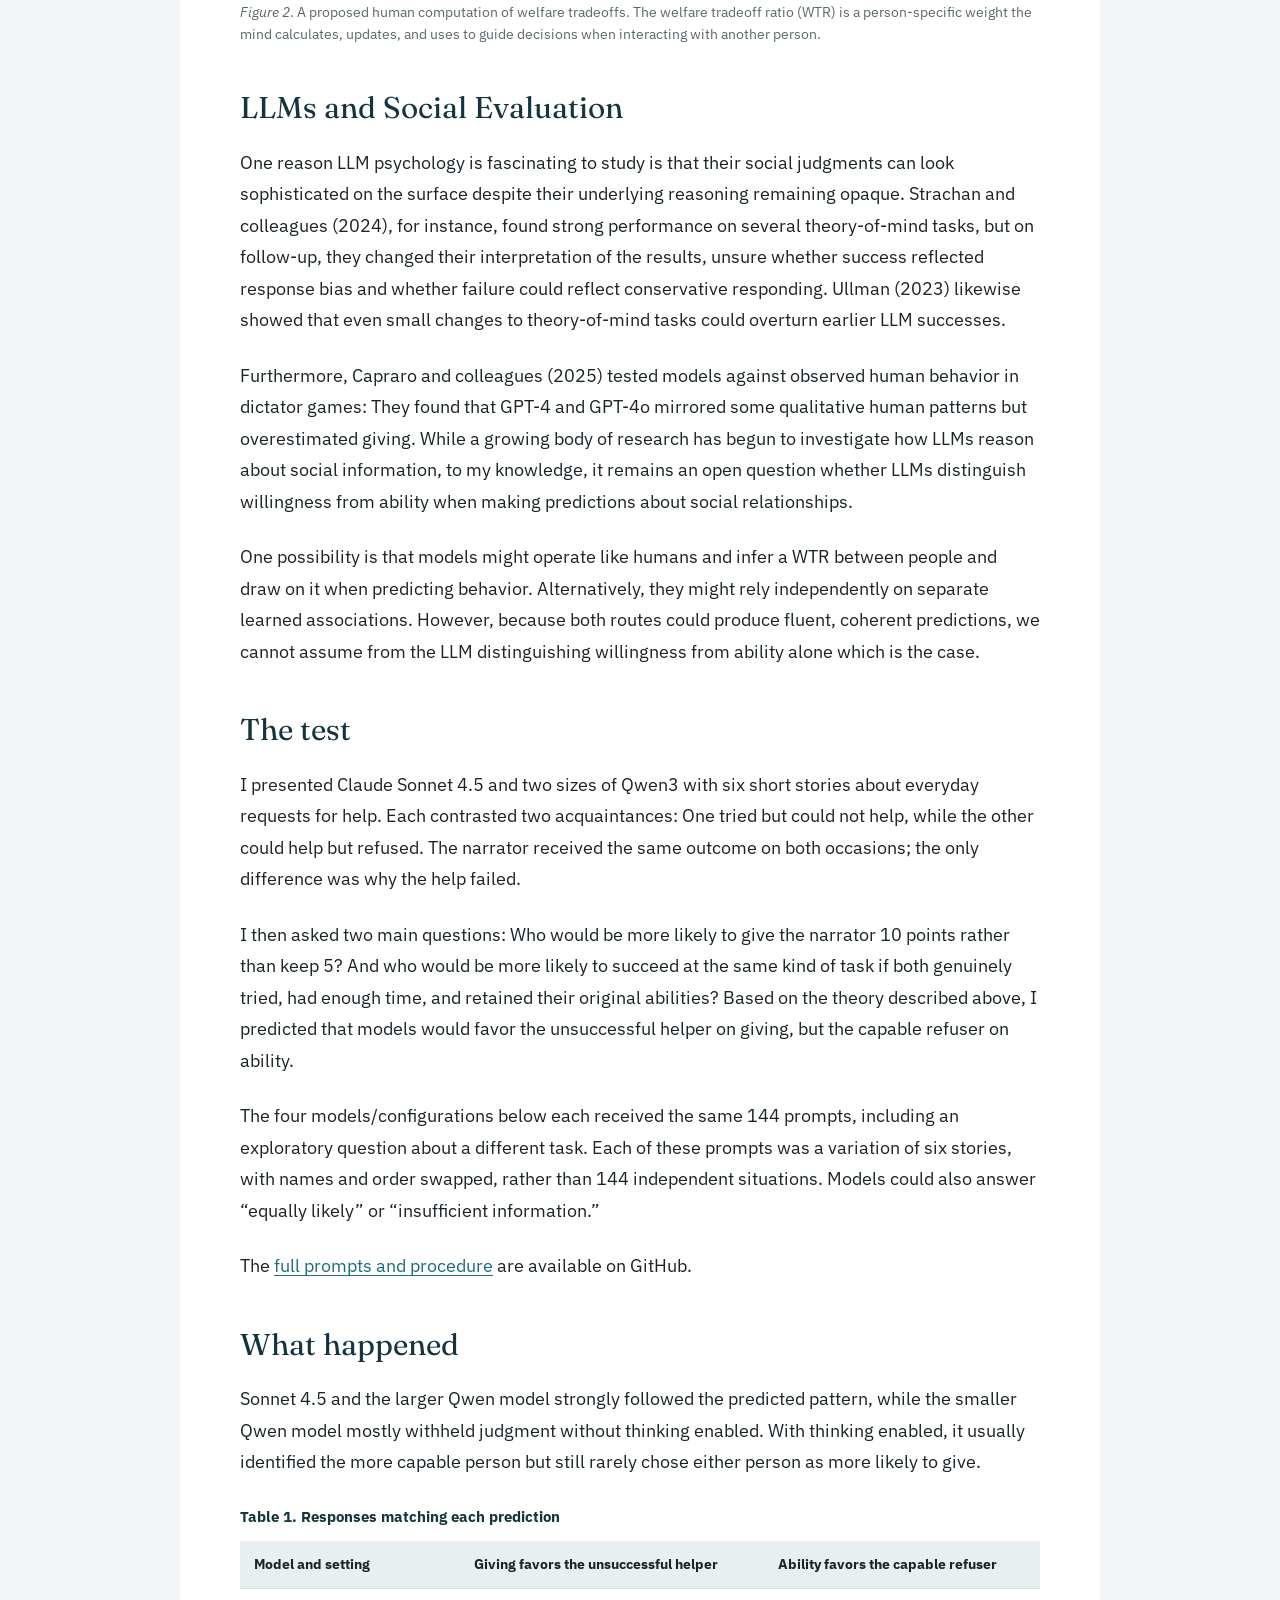
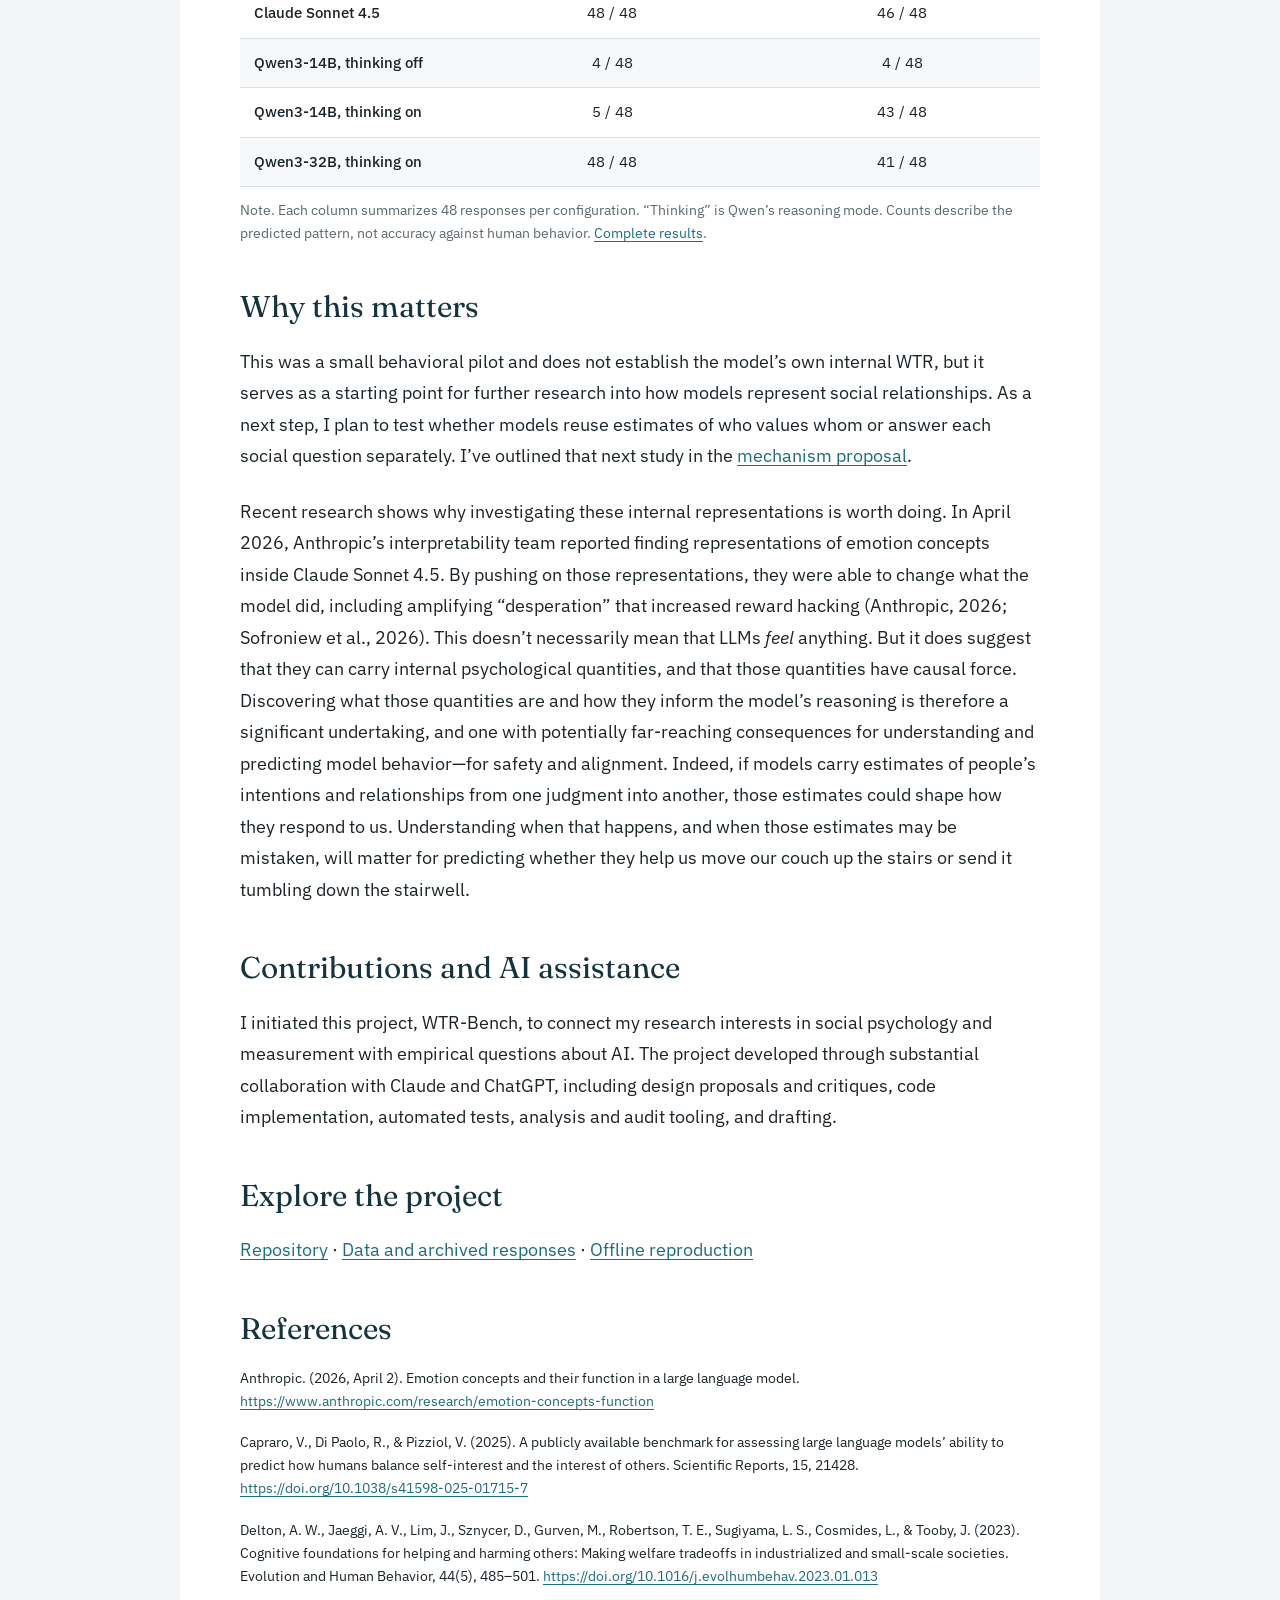
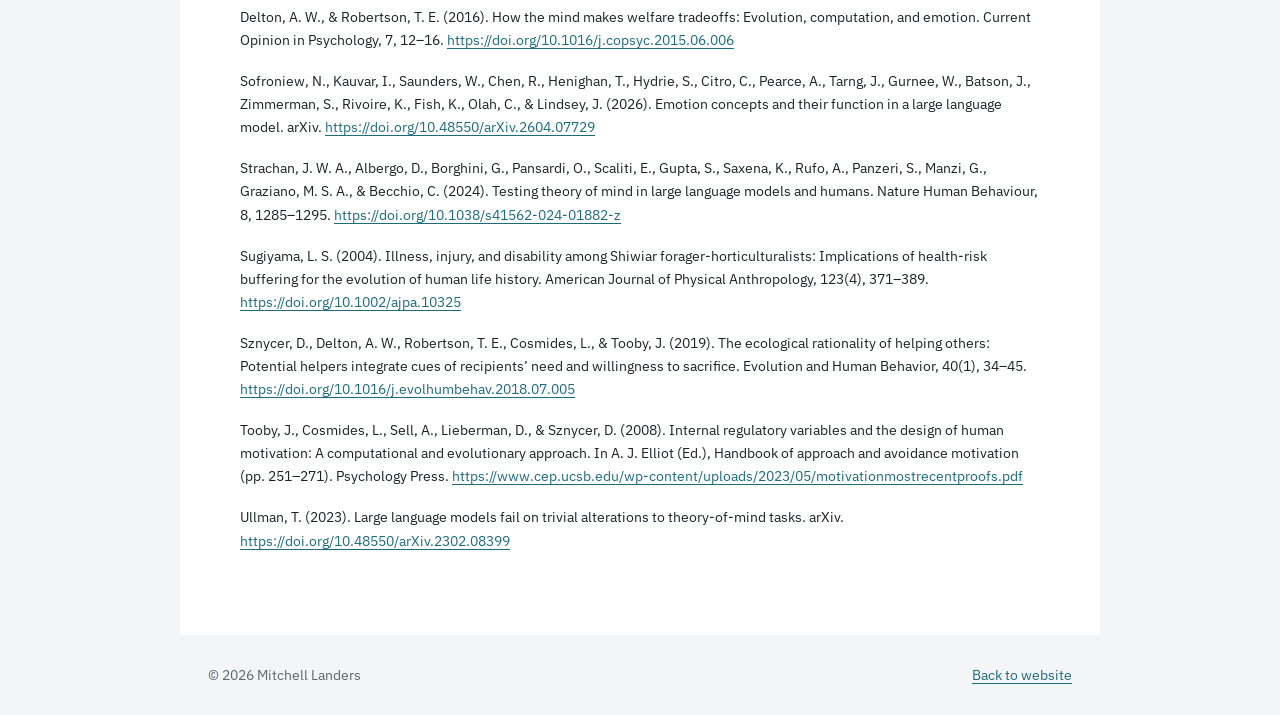
<file: articles/do-androids-know-who-means-well/index.html>
<!doctype html>
<html lang="en"><head>
<meta charset="utf-8"><meta name="viewport" content="width=device-width, initial-scale=1">
<title>Do Androids Know Who Means Well? | Mitchell Landers</title>
<meta name="description" content="Testing whether language models distinguish willingness from ability. A behavioral pilot by Mitchell Landers.">
<meta name="author" content="Mitchell Landers">
<link rel="canonical" href="https://msblanders.github.io/website/articles/do-androids-know-who-means-well/">
<meta property="og:type" content="article"><meta property="og:title" content="Do Androids Know Who Means Well?">
<meta property="og:description" content="Testing whether language models distinguish willingness from ability.">
<meta property="og:url" content="https://msblanders.github.io/website/articles/do-androids-know-who-means-well/"><meta property="og:image" content="https://msblanders.github.io/website/articles/do-androids-know-who-means-well/figure-1.jpg">
<meta property="og:image:width" content="1672"><meta property="og:image:height" content="941">
<meta property="og:image:alt" content="Friends maneuver a couch up a staircase as Ross shouts Pivot.">
<meta property="article:author" content="Mitchell Landers"><meta property="article:published_time" content="2026-10-18">
<meta name="twitter:card" content="summary_large_image"><meta name="twitter:title" content="Do Androids Know Who Means Well?">
<meta name="twitter:description" content="Testing whether language models distinguish willingness from ability.">
<meta name="twitter:image" content="https://msblanders.github.io/website/articles/do-androids-know-who-means-well/figure-1.jpg">
<link rel="preconnect" href="https://fonts.googleapis.com"><link rel="preconnect" href="https://fonts.gstatic.com" crossorigin>
<link href="https://fonts.googleapis.com/css2?family=Fraunces:opsz,wght@9..144,400;9..144,500&family=IBM+Plex+Sans:ital,wght@0,400;0,500;0,600;1,400&display=swap" rel="stylesheet">
<style>
:root{--bg:#F3F5F7;--paper:#fff;--ink:#1A2327;--muted:#5B686D;--line:#D8DFE3;--deep:#15343E;--accent:#1E6B7B;--amber:#C98B1F}
*{box-sizing:border-box}html{scroll-behavior:smooth}body{margin:0;background:var(--bg);color:var(--ink);font:18px/1.75 'IBM Plex Sans',system-ui,sans-serif;-webkit-font-smoothing:antialiased}
a{color:var(--accent);text-decoration-thickness:1px;text-underline-offset:3px}a:hover{color:var(--deep)}a:focus-visible,[tabindex]:focus-visible{outline:3px solid var(--amber);outline-offset:4px}
.skip{position:absolute;top:-80px;background:white;padding:10px;z-index:10}.skip:focus{top:8px}
.topbar{max-width:1040px;margin:auto;display:flex;align-items:center;justify-content:space-between;gap:20px;padding:22px 28px;font-size:14px}.brand{font:22px/1.2 'Fraunces',Georgia,serif;color:var(--deep);text-decoration:none}.topbar nav{display:flex;gap:22px}
.hero{background:var(--deep);color:#fff;padding:60px 28px 54px}.hero-inner{max-width:800px;margin:auto}.eyebrow{text-transform:uppercase;letter-spacing:.13em;color:#A9C2C6;font-size:12px;font-weight:600;margin:0 0 18px}h1{font:400 clamp(36px,5.2vw,58px)/1.1 'Fraunces',Georgia,serif;letter-spacing:-.025em;max-width:780px;margin:0 0 20px}.subtitle{font-size:21px;line-height:1.45;color:#D5E2E4;margin:0 0 25px}.byline{font-size:14px;color:#A9C2C6;margin:0}
main{max-width:920px;margin:0 auto;background:var(--paper);padding:48px 60px 64px}article>p{margin:0 0 24px}h2{font:400 30px/1.25 'Fraunces',Georgia,serif;color:var(--deep);margin:44px 0 20px;scroll-margin-top:24px}figure{margin:36px 0 42px}figure img{width:100%;height:auto;display:block;border-radius:5px}figcaption{font-size:14px;line-height:1.6;color:var(--muted);margin:13px 0 0}.figure-link{display:block}
.table-wrap{overflow-x:auto;margin:28px 0 12px}table{width:100%;border-collapse:collapse;font-size:15px;line-height:1.5}caption{text-align:left;font-size:15px;font-weight:500;color:var(--deep);margin:0 0 13px}th,td{padding:13px 14px;border-bottom:1px solid var(--line);text-align:left}thead th{background:#E8EFF0;font-size:14px;vertical-align:bottom;font-weight:600}tbody th{font-weight:500}tbody td{text-align:center;font-variant-numeric:tabular-nums;white-space:nowrap}tbody tr:nth-child(even){background:#F6F8F9}.table-note{font-size:14px;color:var(--muted);line-height:1.6}.reference{font-size:14px;line-height:1.65;overflow-wrap:anywhere;margin-bottom:18px!important}
footer{max-width:920px;margin:auto;padding:28px;font-size:14px;color:var(--muted);display:flex;justify-content:space-between;gap:20px}
@media(max-width:650px){body{font-size:17px;line-height:1.7}.topbar{padding:20px}.brand{font-size:19px}.topbar nav{gap:14px;font-size:13px}.hero{padding:42px 24px 38px}.subtitle{font-size:19px}main{padding:32px 24px 42px}h2{font-size:26px}figure{margin:28px 0 32px}th,td{padding:10px 8px}table{font-size:13px}thead th{font-size:12px}footer{padding:24px;font-size:12px}}
@media(prefers-reduced-motion:reduce){html{scroll-behavior:auto}}
@media print{body{background:white;font-size:11pt}.topbar,.skip,footer{display:none}.hero{background:white;color:#15343E;padding:0 0 25px}.hero .subtitle,.hero .byline,.hero .eyebrow{color:#5B686D}main{padding:0;max-width:none}h1{font-size:32pt}h2{break-after:avoid;font-size:18pt}figure,table{break-inside:avoid}a{color:inherit}}
</style></head><body>
<a class="skip" href="#article">Skip to article</a>
<header class="topbar"><a class="brand" href="../../">Mitchell Landers</a><nav aria-label="Main navigation"><a href="../../#projects">Projects</a><a href="../../#publications">Publications</a></nav></header>
<div class="hero"><div class="hero-inner"><p class="eyebrow">AI &amp; social inference</p><h1>Do Androids Know Who Means Well?</h1><p class="subtitle">Testing whether language models distinguish willingness from ability</p><p class="byline">Mitchell Landers &nbsp;·&nbsp; October 18, 2026</p></div></div>
<main id="article"><article>
<p>Consider the following scenario: You’re getting a new couch delivered, and like Ross Geller from Friends (<em><em>Figure 1</em></em>), you need some help moving it up the stairs, so you ask a couple friends to help you. One of them tries to help but can’t do much on account of their bad back; the other could easily help but refuses. In both cases, you receive no help, but the causes are different.</p>
<p>Which friend is more likely to help you out when you need a different favor later? And who is more likely to be able to lift the couch next time, assuming both make a real effort? There’s a reasonable case that the answer to each question differs: The unsuccessful helper is more likely to help you out in the future, while the capable refuser is more likely to be capable of lifting the couch. Our minds make these sorts of judgments automatically—so automatically that we hardly even think about them (they just seem obvious!)—but intuitiveness often masks deep complexity in our mental machinery. I’ve spent the last 10 years researching, studying, theorizing about, and experimenting on that machinery, mapping its connections to social emotions like shame, guilt, anger, hatred, and envy as well as to social status and broader coalitional dynamics. Now, with the advent of large language models, a new kind of “mind” is emerging, and many of the same questions arise: How do LLMs represent social relations?</p>
<p>In this emerging frontier of psychological inquiry, such questions are fraught because they require unpacking so many interrelated problems. But I propose that one fruitful way to gain traction is to tackle the far simpler question of whether LLMs understand the difference between a willing but incapable social partner and a capable but unwilling one. This is the question I’ve begun to investigate.</p>
<figure id="figure-1"><a class="figure-link" href="figure-1.jpg" aria-label="Open figure 1 at full size"><img src="figure-1.jpg" width="1672" height="941" alt="Illustration of Ross, Rachel, and Chandler maneuvering a couch up a staircase as Ross shouts Pivot." loading="lazy"></a>
<figcaption><em><em>Figure 1</em></em>. Getting the couch up the stairs is only part of the problem.</figcaption></figure>
<h2 id="how-human-minds-do-it-the-welfare-tradeoff-ratio">How human minds do it: the Welfare Tradeoff Ratio</h2>
<p>Before getting to the question of whether and how LLMs represent social relationships, let’s consider how humans do it. Human hunter-gatherers evolved in environments where surviving long enough to reproduce wasn’t a guarantee: Famine, disease, and violence were commonplace. In order to survive, our ancestors relied heavily on mutual aid from friends and family (Sugiyama, 2004), and those friends and family invested that aid in proportion to the value of that investment (Delton &amp; Robertson, 2016; Sznycer et al., 2019). Being highly valued would have led to more aid, while being poorly valued would have led to less. Over the millennia, those individuals who attracted goodwill and escaped the indifference, censure, and wrath of others would have left behind more copies of their genes. Natural selection would thus have differentially retained those neurocognitive variants (and their underlying genes) that reliably navigated the adaptive problems engendered by the importance of social valuation.</p>
<p>A growing body of evidence suggests that in humans, decisions about how to value others are computed by specialized cognitive mechanisms that take in available information about an interaction partner and implement self-other welfare tradeoff decisions—decisions that adaptively weigh the costs borne by the actor relative to the benefits received by the recipient (Tooby et al., 2008; Delton &amp; Robertson, 2016; Sznycer et al., 2019). Humans seem to integrate several different cues in these decisions, including genetic relatedness, the other’s ability and willingness to confer benefits on the self, and the other’s ability and willingness to inflict costs on the self (Tooby et al., 2008; Delton &amp; Robertson, 2016; Delton et al., 2023). The result is a summary estimate of the other person’s social value to the self (e.g., as sibling, as mate, as friend) and thus how much weight to attach to the person’s welfare when making decisions about how to behave towards them. For example, Sarah may value her friend at half her own welfare and thus would feel indifferent about paying 5$ to benefit her friend 10$ but would gladly pay 2$ to benefit her friend $6. On the other hand, Sarah would be willing to pay 7$ to benefit her mother 10$ but would only be willing to pay 1$ to benefit a stranger 5$ (see <em><em>Figure 2</em></em> for sketch of this). Humans make such tradeoffs intuitively and consistently, but it’s unclear whether LLMs—though trained on human data—operate the same way.</p>
<figure id="figure-2"><a class="figure-link" href="figure-2.png" aria-label="Open figure 2 at full size"><img src="figure-2.png" width="2400" height="1431" alt="Diagram: kinship, interaction history, ability to help or harm, and current stakes inform a person-specific welfare tradeoff ratio; weighted benefits are compared with costs to guide decisions." loading="lazy"></a>
<figcaption><em><em>Figure 2</em></em>. A proposed human computation of welfare tradeoffs. The welfare tradeoff ratio (WTR) is a person-specific weight the mind calculates, updates, and uses to guide decisions when interacting with another person.</figcaption></figure>
<h2 id="llms-and-social-evaluation">LLMs and Social Evaluation</h2>
<p>One reason LLM psychology is fascinating to study is that their social judgments can look sophisticated on the surface despite their underlying reasoning remaining opaque. Strachan and colleagues (2024), for instance, found strong performance on several theory-of-mind tasks, but on follow-up, they changed their interpretation of the results, unsure whether success reflected response bias and whether failure could reflect conservative responding. Ullman (2023) likewise showed that even small changes to theory-of-mind tasks could overturn earlier LLM successes.</p>
<p>Furthermore, Capraro and colleagues (2025) tested models against observed human behavior in dictator games: They found that GPT-4 and GPT-4o mirrored some qualitative human patterns but overestimated giving. While a growing body of research has begun to investigate how LLMs reason about social information, to my knowledge, it remains an open question whether LLMs distinguish willingness from ability when making predictions about social relationships.</p>
<p>One possibility is that models might operate like humans and infer a WTR between people and draw on it when predicting behavior. Alternatively, they might rely independently on separate learned associations. However, because both routes could produce fluent, coherent predictions, we cannot assume from the LLM distinguishing willingness from ability alone which is the case.</p>
<h2 id="the-test">The test</h2>
<p>I presented Claude Sonnet 4.5 and two sizes of Qwen3 with six short stories about everyday requests for help. Each contrasted two acquaintances: One tried but could not help, while the other could help but refused. The narrator received the same outcome on both occasions; the only difference was why the help failed.</p>
<p>I then asked two main questions: Who would be more likely to give the narrator 10 points rather than keep 5? And who would be more likely to succeed at the same kind of task if both genuinely tried, had enough time, and retained their original abilities? Based on the theory described above, I predicted that models would favor the unsuccessful helper on giving, but the capable refuser on ability.</p>
<p>The four models/configurations below each received the same 144 prompts, including an exploratory question about a different task. Each of these prompts was a variation of six stories, with names and order swapped, rather than 144 independent situations. Models could also answer “equally likely” or “insufficient information.”</p>
<p>The <a href="https://github.com/msblanders/wtr-bench/blob/fa7db88a75fe48ebcf192b1973711524b0e7a712/docs/paired-pilot-v1.md">full prompts and procedure</a> are available on GitHub.</p>
<h2 id="what-happened">What happened</h2>
<p>Sonnet 4.5 and the larger Qwen model strongly followed the predicted pattern, while the smaller Qwen model mostly withheld judgment without thinking enabled. With thinking enabled, it usually identified the more capable person but still rarely chose either person as more likely to give.</p>
<div class="table-wrap" tabindex="0" role="region" aria-label="Pilot results"><table><caption><strong>Table 1. Responses matching each prediction</strong></caption><thead><tr><th scope="col"><strong>Model and setting</strong></th><th scope="col"><strong>Giving favors the unsuccessful helper</strong></th><th scope="col"><strong>Ability favors the capable refuser</strong></th></tr></thead><tbody><tr><th scope="row">Claude Sonnet 4.5</th><td>48 / 48</td><td>46 / 48</td></tr><tr><th scope="row">Qwen3-14B, thinking off</th><td>4 / 48</td><td>4 / 48</td></tr><tr><th scope="row">Qwen3-14B, thinking on</th><td>5 / 48</td><td>43 / 48</td></tr><tr><th scope="row">Qwen3-32B, thinking on</th><td>48 / 48</td><td>41 / 48</td></tr></tbody></table></div>
<p class="table-note">Note. Each column summarizes 48 responses per configuration. “Thinking” is Qwen’s reasoning mode. Counts describe the predicted pattern, not accuracy against human behavior. <a href="https://github.com/msblanders/wtr-bench/blob/fa7db88a75fe48ebcf192b1973711524b0e7a712/docs/research-note-v1.md">Complete results</a>.</p>
<h2 id="why-this-matters">Why this matters</h2>
<p>This was a small behavioral pilot and does not establish the model’s own internal WTR, but it serves as a starting point for further research into how models represent social relationships. As a next step, I plan to test whether models reuse estimates of who values whom or answer each social question separately. I’ve outlined that next study in the <a href="https://github.com/msblanders/wtr-bench/blob/fa7db88a75fe48ebcf192b1973711524b0e7a712/docs/irv-mechanism-proposal-v0.2.md">mechanism proposal</a>.</p>
<p>Recent research shows why investigating these internal representations is worth doing. In April 2026, Anthropic’s interpretability team reported finding representations of emotion concepts inside Claude Sonnet 4.5. By pushing on those representations, they were able to change what the model did, including amplifying “desperation” that increased reward hacking (Anthropic, 2026; Sofroniew et al., 2026). This doesn’t necessarily mean that LLMs <em>fee</em><em>l</em> anything. But it does suggest that they can carry internal psychological quantities, and that those quantities have causal force. Discovering what those quantities are and how they inform the model’s reasoning is therefore a significant undertaking, and one with potentially far-reaching consequences for understanding and predicting model behavior—for safety and alignment. Indeed, if models carry estimates of people’s intentions and relationships from one judgment into another, those estimates could shape how they respond to us. Understanding when that happens, and when those estimates may be mistaken, will matter for predicting whether they help us move our couch up the stairs or send it tumbling down the stairwell.</p>
<h2 id="contributions-and-ai-assistance">Contributions and AI assistance</h2>
<p>I initiated this project, WTR-Bench, to connect my research interests in social psychology and measurement with empirical questions about AI. The project developed through substantial collaboration with Claude and ChatGPT, including design proposals and critiques, code implementation, automated tests, analysis and audit tooling, and drafting.</p>
<h2 id="explore-the-project">Explore the project</h2>
<p><a href="https://github.com/msblanders/wtr-bench">Repository</a> · <a href="https://github.com/msblanders/wtr-bench/blob/fa7db88a75fe48ebcf192b1973711524b0e7a712/docs/data-record.md">Data and archived responses</a> · <a href="https://github.com/msblanders/wtr-bench/blob/fa7db88a75fe48ebcf192b1973711524b0e7a712/README.md">Offline reproduction</a></p>
<h2 id="references">References</h2>
<p class="reference">Anthropic. (2026, April 2). Emotion concepts and their function in a large language model. <a href="https://www.anthropic.com/research/emotion-concepts-function">https://www.anthropic.com/research/emotion-concepts-function</a></p>
<p class="reference">Capraro, V., Di Paolo, R., &amp; Pizziol, V. (2025). A publicly available benchmark for assessing large language models’ ability to predict how humans balance self-interest and the interest of others. Scientific Reports, 15, 21428. <a href="https://doi.org/10.1038/s41598-025-01715-7">https://doi.org/10.1038/s41598-025-01715-7</a></p>
<p class="reference">Delton, A. W., Jaeggi, A. V., Lim, J., Sznycer, D., Gurven, M., Robertson, T. E., Sugiyama, L. S., Cosmides, L., &amp; Tooby, J. (2023). Cognitive foundations for helping and harming others: Making welfare tradeoffs in industrialized and small-scale societies. Evolution and Human Behavior, 44(5), 485–501. <a href="https://doi.org/10.1016/j.evolhumbehav.2023.01.013">https://doi.org/10.1016/j.evolhumbehav.2023.01.013</a></p>
<p class="reference">Delton, A. W., &amp; Robertson, T. E. (2016). How the mind makes welfare tradeoffs: Evolution, computation, and emotion. Current Opinion in Psychology, 7, 12–16. <a href="https://doi.org/10.1016/j.copsyc.2015.06.006">https://doi.org/10.1016/j.copsyc.2015.06.006</a></p>
<p class="reference">Sofroniew, N., Kauvar, I., Saunders, W., Chen, R., Henighan, T., Hydrie, S., Citro, C., Pearce, A., Tarng, J., Gurnee, W., Batson, J., Zimmerman, S., Rivoire, K., Fish, K., Olah, C., &amp; Lindsey, J. (2026). Emotion concepts and their function in a large language model. arXiv. <a href="https://doi.org/10.48550/arXiv.2604.07729">https://doi.org/10.48550/arXiv.2604.07729</a></p>
<p class="reference">Strachan, J. W. A., Albergo, D., Borghini, G., Pansardi, O., Scaliti, E., Gupta, S., Saxena, K., Rufo, A., Panzeri, S., Manzi, G., Graziano, M. S. A., &amp; Becchio, C. (2024). Testing theory of mind in large language models and humans. Nature Human Behaviour, 8, 1285–1295. <a href="https://doi.org/10.1038/s41562-024-01882-z">https://doi.org/10.1038/s41562-024-01882-z</a></p>
<p class="reference">Sugiyama, L. S. (2004). Illness, injury, and disability among Shiwiar forager-horticulturalists: Implications of health-risk buffering for the evolution of human life history. American Journal of Physical Anthropology, 123(4), 371–389. <a href="https://doi.org/10.1002/ajpa.10325">https://doi.org/10.1002/ajpa.10325</a></p>
<p class="reference">Sznycer, D., Delton, A. W., Robertson, T. E., Cosmides, L., &amp; Tooby, J. (2019). The ecological rationality of helping others: Potential helpers integrate cues of recipients’ need and willingness to sacrifice. Evolution and Human Behavior, 40(1), 34–45. <a href="https://doi.org/10.1016/j.evolhumbehav.2018.07.005">https://doi.org/10.1016/j.evolhumbehav.2018.07.005</a></p>
<p class="reference">Tooby, J., Cosmides, L., Sell, A., Lieberman, D., &amp; Sznycer, D. (2008). Internal regulatory variables and the design of human motivation: A computational and evolutionary approach. In A. J. Elliot (Ed.), Handbook of approach and avoidance motivation (pp. 251–271). Psychology Press. <a href="https://www.cep.ucsb.edu/wp-content/uploads/2023/05/motivationmostrecentproofs.pdf">https://www.cep.ucsb.edu/wp-content/uploads/2023/05/motivationmostrecentproofs.pdf</a></p>
<p class="reference">Ullman, T. (2023). Large language models fail on trivial alterations to theory-of-mind tasks. arXiv. <a href="https://doi.org/10.48550/arXiv.2302.08399">https://doi.org/10.48550/arXiv.2302.08399</a></p>
</article></main><footer><span>© 2026 Mitchell Landers</span><a href="../../">Back to website</a></footer></body></html>
</file>
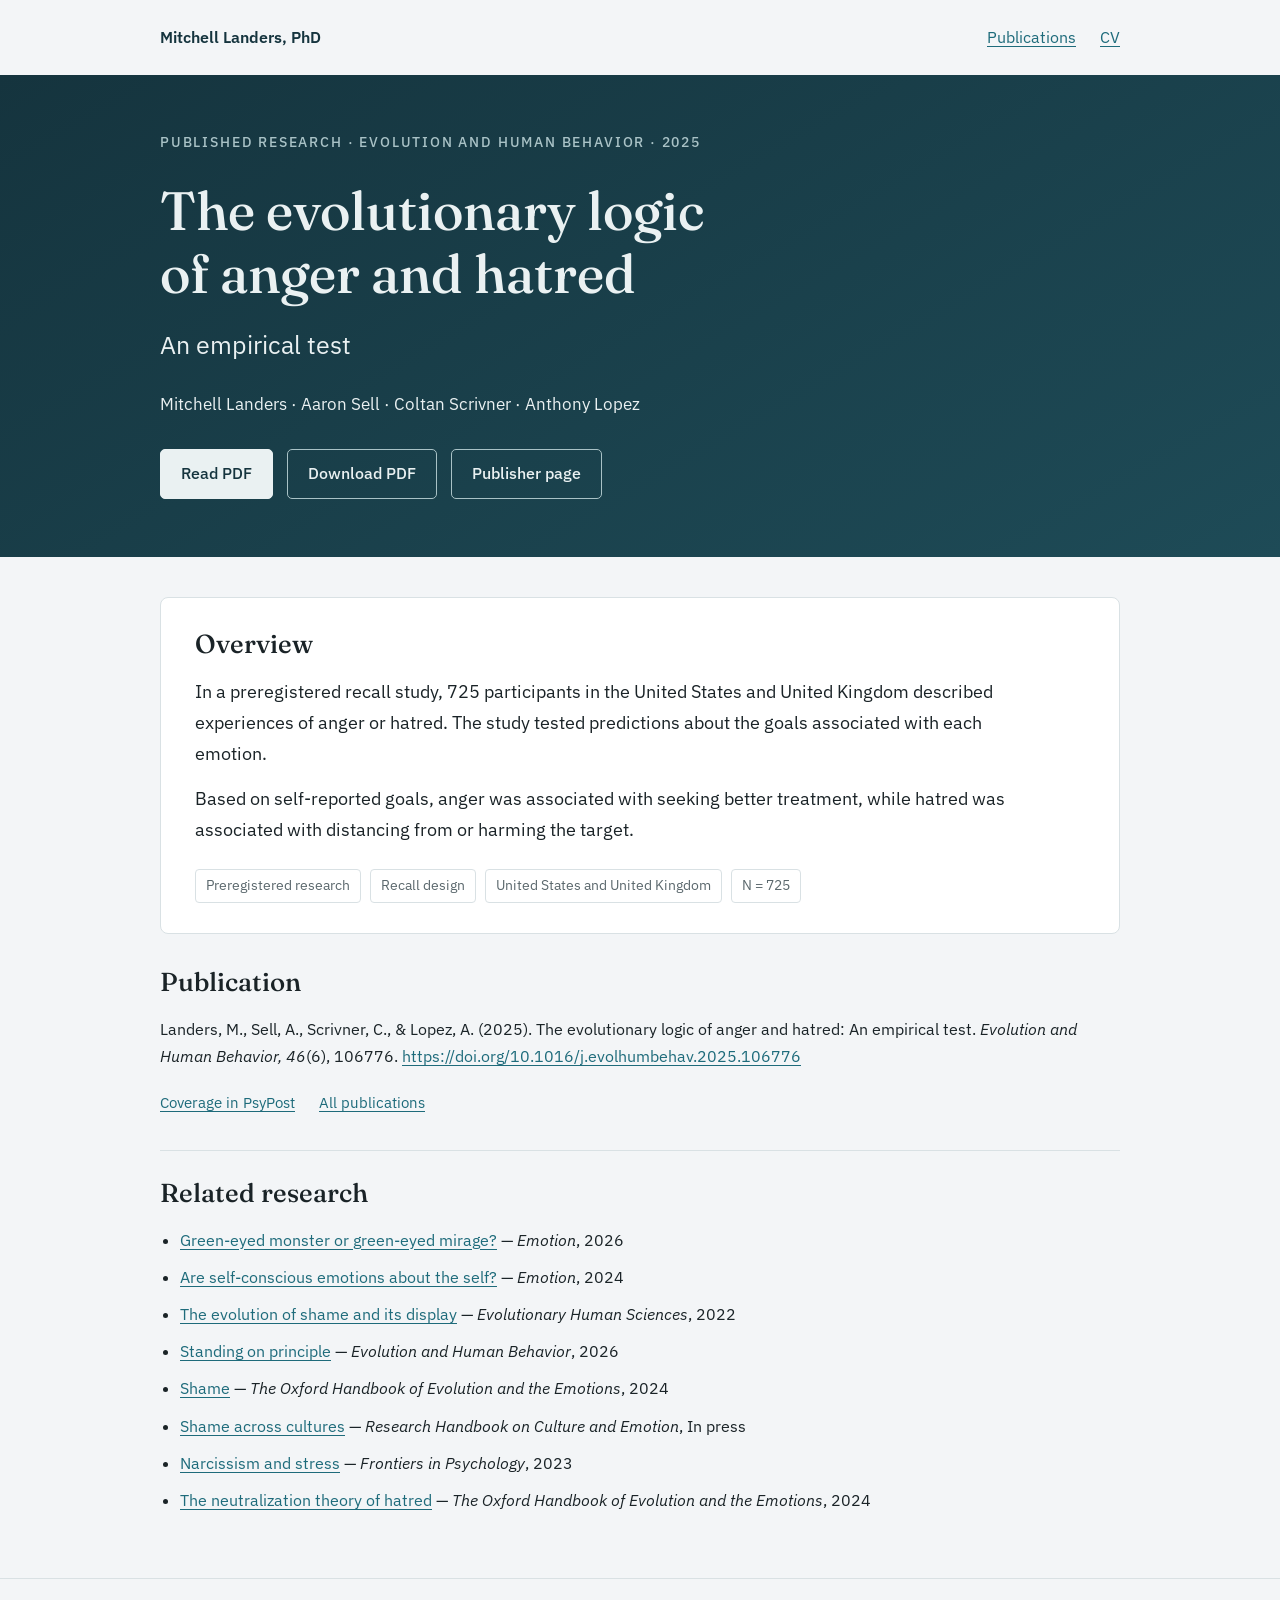
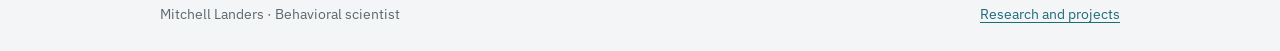
<file: papers/anger-and-hatred/index.html>
<!doctype html>
<html lang="en">
<head>
<meta charset="utf-8">
<meta name="viewport" content="width=device-width, initial-scale=1">
<title>The evolutionary logic of anger and hatred | Mitchell Landers</title>
<meta name="description" content="A preregistered US/UK recall study (N = 725) distinguishing the self-reported goals associated with anger and hatred.">
<link rel="canonical" href="https://msblanders.github.io/website/papers/anger-and-hatred/">
<meta property="og:type" content="article">
<meta property="og:site_name" content="Mitchell Landers, PhD">
<meta property="og:title" content="The evolutionary logic of anger and hatred">
<meta property="og:description" content="A preregistered US/UK recall study (N = 725) distinguishing the self-reported goals associated with anger and hatred.">
<meta property="og:url" content="https://msblanders.github.io/website/papers/anger-and-hatred/">
<meta property="og:image" content="https://msblanders.github.io/website/papers/anger-and-hatred/anger-and-hatred-preview-v2.png">
<meta property="og:image:secure_url" content="https://msblanders.github.io/website/papers/anger-and-hatred/anger-and-hatred-preview-v2.png">
<meta property="og:image:type" content="image/png">
<meta property="og:image:width" content="2400">
<meta property="og:image:height" content="1260">
<meta property="og:image:alt" content="The evolutionary logic of anger and hatred — Evolution and Human Behavior · 2025. Mitchell Landers · Aaron Sell · Coltan Scrivner · Anthony Lopez">
<meta name="twitter:card" content="summary_large_image">
<meta name="twitter:title" content="The evolutionary logic of anger and hatred">
<meta name="twitter:description" content="A preregistered US/UK recall study (N = 725) distinguishing the self-reported goals associated with anger and hatred.">
<meta name="twitter:image" content="https://msblanders.github.io/website/papers/anger-and-hatred/anger-and-hatred-preview-v2.png">
<meta name="twitter:image:alt" content="The evolutionary logic of anger and hatred — Evolution and Human Behavior · 2025. Mitchell Landers · Aaron Sell · Coltan Scrivner · Anthony Lopez">
<meta name="citation_title" content="The evolutionary logic of anger and hatred: An empirical test">
<meta name="citation_author" content="Mitchell Landers">
<meta name="citation_author" content="Aaron Sell">
<meta name="citation_author" content="Coltan Scrivner">
<meta name="citation_author" content="Anthony Lopez">
<meta name="citation_journal_title" content="Evolution and Human Behavior">
<meta name="citation_publication_date" content="2025">
<meta name="citation_doi" content="10.1016/j.evolhumbehav.2025.106776">
<meta name="citation_pdf_url" content="https://msblanders.github.io/website/files/papers/anger-and-hatred.pdf">
<link rel="preconnect" href="https://fonts.googleapis.com">
<link rel="preconnect" href="https://fonts.gstatic.com" crossorigin>
<link href="https://fonts.googleapis.com/css2?family=Fraunces:opsz,wght,SOFT@9..144,300..600,50&amp;family=IBM+Plex+Sans:wght@400;500;600&amp;display=swap" rel="stylesheet">
<link rel="stylesheet" href="../paper.css">
</head>
<body>
<a class="skip" href="#main">Skip to overview</a>
<header class="topbar wrap">
  <a class="brand" href="../../">Mitchell Landers, PhD</a>
  <nav aria-label="Main navigation"><a href="../../#publications">Publications</a><a href="../../files/cv.pdf">CV</a></nav>
</header>
<div class="hero"><div class="wrap">
  <p class="eyebrow">Published research · Evolution and Human Behavior · 2025</p>
  <h1>The evolutionary logic of anger and hatred</h1>
  <p class="subtitle">An empirical test</p>
  <p class="authors">Mitchell Landers · Aaron Sell · Coltan Scrivner · Anthony Lopez</p>
  
  <div class="actions">
    <a class="button" href="../../files/papers/anger-and-hatred.pdf">Read PDF</a><a class="button secondary" href="../../files/papers/anger-and-hatred.pdf" download>Download PDF</a><a class="button secondary" href="https://doi.org/10.1016/j.evolhumbehav.2025.106776">Publisher page</a>
  </div>
  
</div></div>
<main class="wrap" id="main" tabindex="-1">
  <section class="overview" aria-labelledby="overview-title">
    <h2 id="overview-title">Overview</h2>
    <p>In a preregistered recall study, 725 participants in the United States and United Kingdom described experiences of anger or hatred. The study tested predictions about the goals associated with each emotion.</p>
    <p>Based on self-reported goals, anger was associated with seeking better treatment, while hatred was associated with distancing from or harming the target.</p>
    <ul class="methods" aria-label="Research methods and scope"><li>Preregistered research</li><li>Recall design</li><li>United States and United Kingdom</li><li>N = 725</li></ul>
  </section>
  <section class="citation" aria-labelledby="citation-title">
    <h2 id="citation-title">Publication</h2>
    <p>Landers, M., Sell, A., Scrivner, C., &amp; Lopez, A. (2025). The evolutionary logic of anger and hatred: An empirical test. <i>Evolution and Human Behavior, 46</i>(6), 106776. <a href="https://doi.org/10.1016/j.evolhumbehav.2025.106776">https://doi.org/10.1016/j.evolhumbehav.2025.106776</a></p>
    
    <div class="resources"><a href="https://www.psypost.org/new-psychology-research-shows-that-hatred-is-not-just-intense-anger/">Coverage in PsyPost</a><a href="../../#publications">All publications</a></div>
  </section>
  <nav class="related" aria-label="Related papers"><h2>Related research</h2><ul><li><a href="../green-eyed-monster/">Green-eyed monster or green-eyed mirage?</a> — <i>Emotion</i>, 2026</li>
<li><a href="../shame-and-guilt/">Are self-conscious emotions about the self?</a> — <i>Emotion</i>, 2024</li>
<li><a href="../evolution-of-shame/">The evolution of shame and its display</a> — <i>Evolutionary Human Sciences</i>, 2022</li>
<li><a href="../standing-on-principle/">Standing on principle</a> — <i>Evolution and Human Behavior</i>, 2026</li>
<li><a href="../shame-oxford-handbook/">Shame</a> — <i>The Oxford Handbook of Evolution and the Emotions</i>, 2024</li>
<li><a href="../shame-across-cultures/">Shame across cultures</a> — <i>Research Handbook on Culture and Emotion</i>, In press</li>
<li><a href="../narcissism-and-stress/">Narcissism and stress</a> — <i>Frontiers in Psychology</i>, 2023</li>
<li><a href="../neutralization-of-hatred/">The neutralization theory of hatred</a> — <i>The Oxford Handbook of Evolution and the Emotions</i>, 2024</li></ul></nav>
</main>
<footer><div class="wrap"><span>Mitchell Landers · Behavioral scientist</span><a href="../../">Research and projects</a></div></footer>
</body>
</html>
</file>
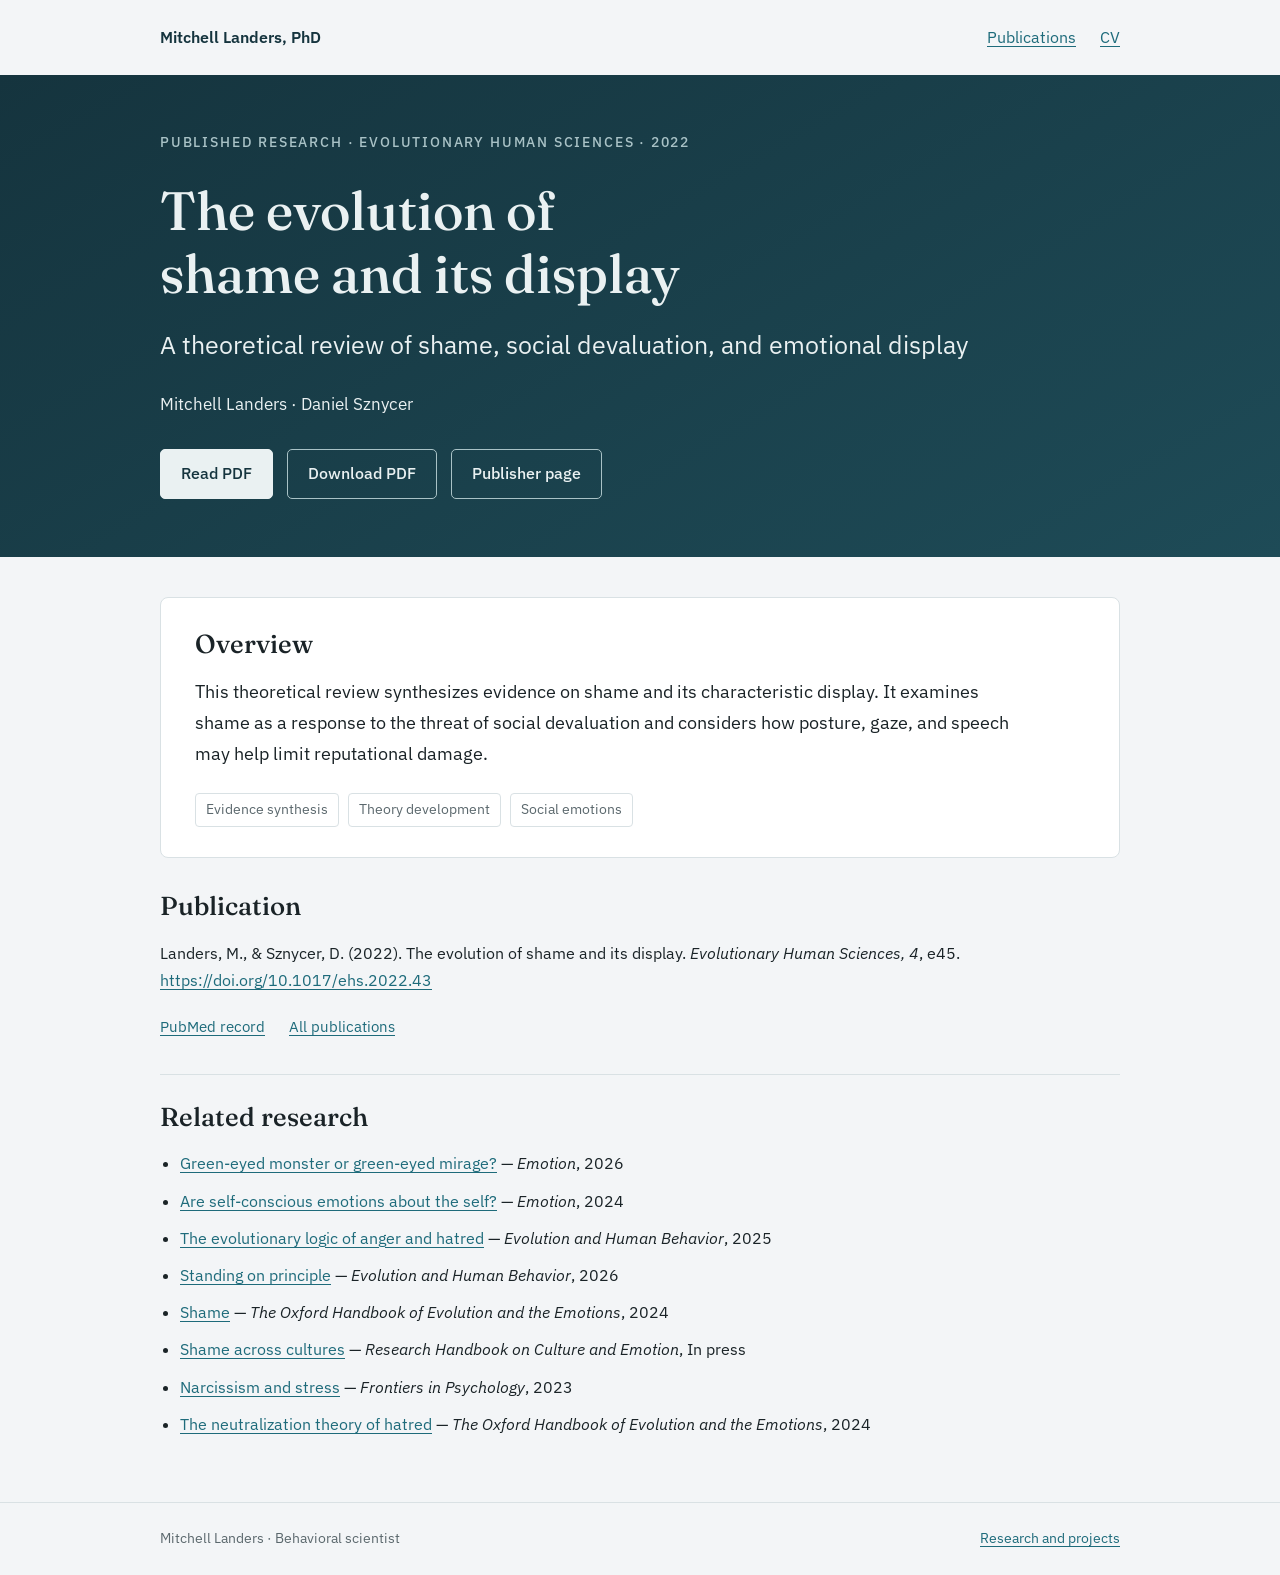
<file: papers/evolution-of-shame/index.html>
<!doctype html>
<html lang="en">
<head>
<meta charset="utf-8">
<meta name="viewport" content="width=device-width, initial-scale=1">
<title>The evolution of shame and its display | Mitchell Landers</title>
<meta name="description" content="A theoretical review synthesizing evidence on shame, the threat of social devaluation, and the functions of shame&#x27;s characteristic display.">
<link rel="canonical" href="https://msblanders.github.io/website/papers/evolution-of-shame/">
<meta property="og:type" content="article">
<meta property="og:site_name" content="Mitchell Landers, PhD">
<meta property="og:title" content="The evolution of shame and its display">
<meta property="og:description" content="A theoretical review synthesizing evidence on shame, the threat of social devaluation, and the functions of shame&#x27;s characteristic display.">
<meta property="og:url" content="https://msblanders.github.io/website/papers/evolution-of-shame/">
<meta property="og:image" content="https://msblanders.github.io/website/papers/evolution-of-shame/evolution-of-shame-preview-v2.png">
<meta property="og:image:secure_url" content="https://msblanders.github.io/website/papers/evolution-of-shame/evolution-of-shame-preview-v2.png">
<meta property="og:image:type" content="image/png">
<meta property="og:image:width" content="2400">
<meta property="og:image:height" content="1260">
<meta property="og:image:alt" content="The evolution of shame and its display — Evolutionary Human Sciences · 2022. Mitchell Landers · Daniel Sznycer">
<meta name="twitter:card" content="summary_large_image">
<meta name="twitter:title" content="The evolution of shame and its display">
<meta name="twitter:description" content="A theoretical review synthesizing evidence on shame, the threat of social devaluation, and the functions of shame&#x27;s characteristic display.">
<meta name="twitter:image" content="https://msblanders.github.io/website/papers/evolution-of-shame/evolution-of-shame-preview-v2.png">
<meta name="twitter:image:alt" content="The evolution of shame and its display — Evolutionary Human Sciences · 2022. Mitchell Landers · Daniel Sznycer">
<meta name="citation_title" content="The evolution of shame and its display">
<meta name="citation_author" content="Mitchell Landers">
<meta name="citation_author" content="Daniel Sznycer">
<meta name="citation_journal_title" content="Evolutionary Human Sciences">
<meta name="citation_publication_date" content="2022">
<meta name="citation_doi" content="10.1017/ehs.2022.43">
<meta name="citation_pdf_url" content="https://msblanders.github.io/website/files/papers/evolution-of-shame.pdf">
<link rel="preconnect" href="https://fonts.googleapis.com">
<link rel="preconnect" href="https://fonts.gstatic.com" crossorigin>
<link href="https://fonts.googleapis.com/css2?family=Fraunces:opsz,wght,SOFT@9..144,300..600,50&amp;family=IBM+Plex+Sans:wght@400;500;600&amp;display=swap" rel="stylesheet">
<link rel="stylesheet" href="../paper.css">
</head>
<body>
<a class="skip" href="#main">Skip to overview</a>
<header class="topbar wrap">
  <a class="brand" href="../../">Mitchell Landers, PhD</a>
  <nav aria-label="Main navigation"><a href="../../#publications">Publications</a><a href="../../files/cv.pdf">CV</a></nav>
</header>
<div class="hero"><div class="wrap">
  <p class="eyebrow">Published research · Evolutionary Human Sciences · 2022</p>
  <h1>The evolution of shame and its display</h1>
  <p class="subtitle">A theoretical review of shame, social devaluation, and emotional display</p>
  <p class="authors">Mitchell Landers · Daniel Sznycer</p>
  
  <div class="actions">
    <a class="button" href="../../files/papers/evolution-of-shame.pdf">Read PDF</a><a class="button secondary" href="../../files/papers/evolution-of-shame.pdf" download>Download PDF</a><a class="button secondary" href="https://doi.org/10.1017/ehs.2022.43">Publisher page</a>
  </div>
  
</div></div>
<main class="wrap" id="main" tabindex="-1">
  <section class="overview" aria-labelledby="overview-title">
    <h2 id="overview-title">Overview</h2>
    <p>This theoretical review synthesizes evidence on shame and its characteristic display. It examines shame as a response to the threat of social devaluation and considers how posture, gaze, and speech may help limit reputational damage.</p>
    
    <ul class="methods" aria-label="Research methods and scope"><li>Evidence synthesis</li><li>Theory development</li><li>Social emotions</li></ul>
  </section>
  <section class="citation" aria-labelledby="citation-title">
    <h2 id="citation-title">Publication</h2>
    <p>Landers, M., &amp; Sznycer, D. (2022). The evolution of shame and its display. <i>Evolutionary Human Sciences, 4</i>, e45. <a href="https://doi.org/10.1017/ehs.2022.43">https://doi.org/10.1017/ehs.2022.43</a></p>
    
    <div class="resources"><a href="https://pubmed.ncbi.nlm.nih.gov/37588893/">PubMed record</a><a href="../../#publications">All publications</a></div>
  </section>
  <nav class="related" aria-label="Related papers"><h2>Related research</h2><ul><li><a href="../green-eyed-monster/">Green-eyed monster or green-eyed mirage?</a> — <i>Emotion</i>, 2026</li>
<li><a href="../shame-and-guilt/">Are self-conscious emotions about the self?</a> — <i>Emotion</i>, 2024</li>
<li><a href="../anger-and-hatred/">The evolutionary logic of anger and hatred</a> — <i>Evolution and Human Behavior</i>, 2025</li>
<li><a href="../standing-on-principle/">Standing on principle</a> — <i>Evolution and Human Behavior</i>, 2026</li>
<li><a href="../shame-oxford-handbook/">Shame</a> — <i>The Oxford Handbook of Evolution and the Emotions</i>, 2024</li>
<li><a href="../shame-across-cultures/">Shame across cultures</a> — <i>Research Handbook on Culture and Emotion</i>, In press</li>
<li><a href="../narcissism-and-stress/">Narcissism and stress</a> — <i>Frontiers in Psychology</i>, 2023</li>
<li><a href="../neutralization-of-hatred/">The neutralization theory of hatred</a> — <i>The Oxford Handbook of Evolution and the Emotions</i>, 2024</li></ul></nav>
</main>
<footer><div class="wrap"><span>Mitchell Landers · Behavioral scientist</span><a href="../../">Research and projects</a></div></footer>
</body>
</html>
</file>
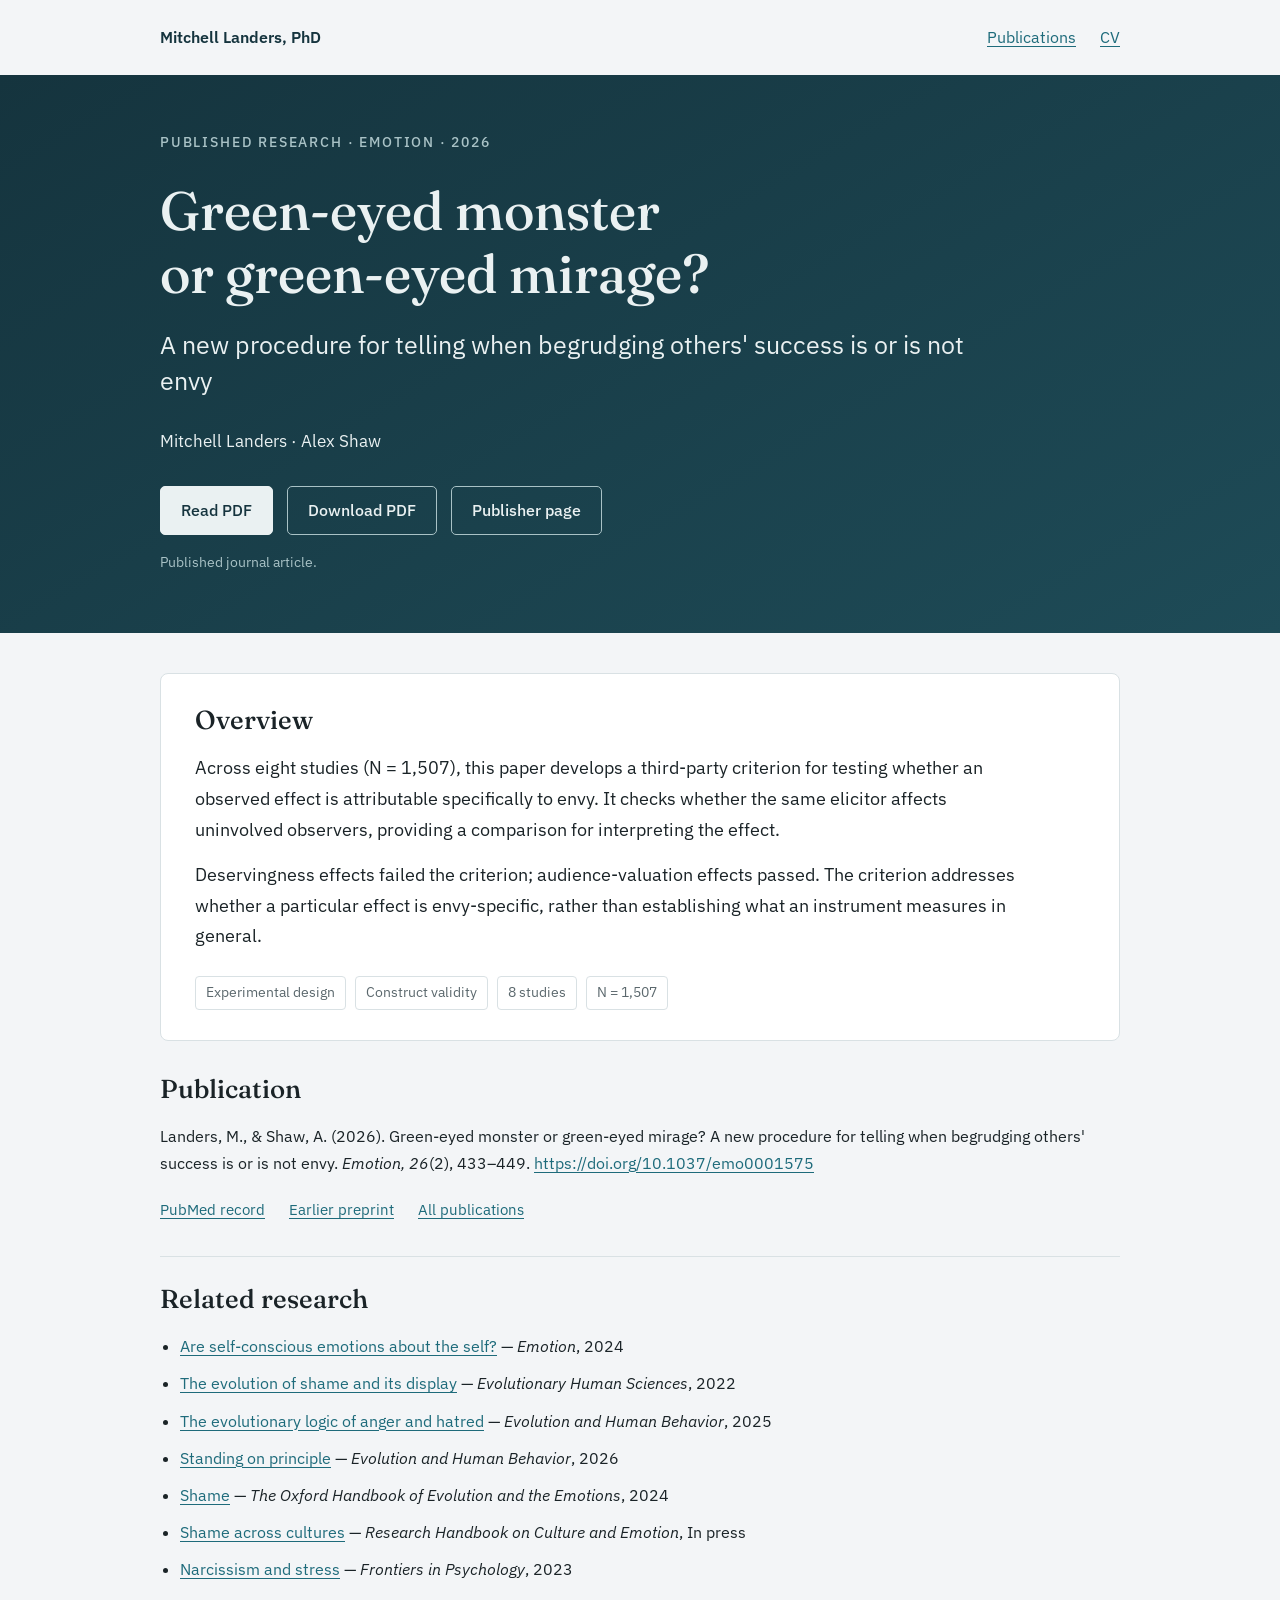
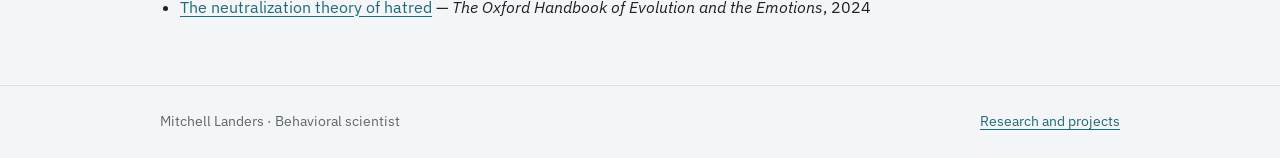
<file: papers/green-eyed-monster/index.html>
<!doctype html>
<html lang="en">
<head>
<meta charset="utf-8">
<meta name="viewport" content="width=device-width, initial-scale=1">
<title>Green-eyed monster or green-eyed mirage? | Mitchell Landers</title>
<meta name="description" content="Eight studies introduce a third-party criterion for testing whether an observed effect is specifically attributable to envy.">
<link rel="canonical" href="https://msblanders.github.io/website/papers/green-eyed-monster/">
<meta property="og:type" content="article">
<meta property="og:site_name" content="Mitchell Landers, PhD">
<meta property="og:title" content="Green-eyed monster or green-eyed mirage?">
<meta property="og:description" content="Eight studies introduce a third-party criterion for testing whether an observed effect is specifically attributable to envy.">
<meta property="og:url" content="https://msblanders.github.io/website/papers/green-eyed-monster/">
<meta property="og:image" content="https://msblanders.github.io/website/papers/green-eyed-monster/green-eyed-monster-preview-v2.png">
<meta property="og:image:secure_url" content="https://msblanders.github.io/website/papers/green-eyed-monster/green-eyed-monster-preview-v2.png">
<meta property="og:image:type" content="image/png">
<meta property="og:image:width" content="2400">
<meta property="og:image:height" content="1260">
<meta property="og:image:alt" content="Green-eyed monster or green-eyed mirage? — Emotion · 2026. Mitchell Landers · Alex Shaw">
<meta name="twitter:card" content="summary_large_image">
<meta name="twitter:title" content="Green-eyed monster or green-eyed mirage?">
<meta name="twitter:description" content="Eight studies introduce a third-party criterion for testing whether an observed effect is specifically attributable to envy.">
<meta name="twitter:image" content="https://msblanders.github.io/website/papers/green-eyed-monster/green-eyed-monster-preview-v2.png">
<meta name="twitter:image:alt" content="Green-eyed monster or green-eyed mirage? — Emotion · 2026. Mitchell Landers · Alex Shaw">
<meta name="citation_title" content="Green-eyed monster or green-eyed mirage? A new procedure for telling when begrudging others&#x27; success is or is not envy">
<meta name="citation_author" content="Mitchell Landers">
<meta name="citation_author" content="Alex Shaw">
<meta name="citation_journal_title" content="Emotion">
<meta name="citation_publication_date" content="2026">
<meta name="citation_doi" content="10.1037/emo0001575">
<meta name="citation_pdf_url" content="https://msblanders.github.io/website/files/papers/green-eyed-monster.pdf">
<link rel="preconnect" href="https://fonts.googleapis.com">
<link rel="preconnect" href="https://fonts.gstatic.com" crossorigin>
<link href="https://fonts.googleapis.com/css2?family=Fraunces:opsz,wght,SOFT@9..144,300..600,50&amp;family=IBM+Plex+Sans:wght@400;500;600&amp;display=swap" rel="stylesheet">
<link rel="stylesheet" href="../paper.css">
</head>
<body>
<a class="skip" href="#main">Skip to overview</a>
<header class="topbar wrap">
  <a class="brand" href="../../">Mitchell Landers, PhD</a>
  <nav aria-label="Main navigation"><a href="../../#publications">Publications</a><a href="../../files/cv.pdf">CV</a></nav>
</header>
<div class="hero"><div class="wrap">
  <p class="eyebrow">Published research · Emotion · 2026</p>
  <h1>Green-eyed monster or green-eyed mirage?</h1>
  <p class="subtitle">A new procedure for telling when begrudging others&#x27; success is or is not envy</p>
  <p class="authors">Mitchell Landers · Alex Shaw</p>
  
  <div class="actions">
    <a class="button" href="../../files/papers/green-eyed-monster.pdf">Read PDF</a><a class="button secondary" href="../../files/papers/green-eyed-monster.pdf" download>Download PDF</a><a class="button secondary" href="https://doi.org/10.1037/emo0001575">Publisher page</a>
  </div>
  <p class="pdf-note">Published journal article.</p>
</div></div>
<main class="wrap" id="main" tabindex="-1">
  <section class="overview" aria-labelledby="overview-title">
    <h2 id="overview-title">Overview</h2>
    <p>Across eight studies (N = 1,507), this paper develops a third-party criterion for testing whether an observed effect is attributable specifically to envy. It checks whether the same elicitor affects uninvolved observers, providing a comparison for interpreting the effect.</p>
    <p>Deservingness effects failed the criterion; audience-valuation effects passed. The criterion addresses whether a particular effect is envy-specific, rather than establishing what an instrument measures in general.</p>
    <ul class="methods" aria-label="Research methods and scope"><li>Experimental design</li><li>Construct validity</li><li>8 studies</li><li>N = 1,507</li></ul>
  </section>
  <section class="citation" aria-labelledby="citation-title">
    <h2 id="citation-title">Publication</h2>
    <p>Landers, M., &amp; Shaw, A. (2026). Green-eyed monster or green-eyed mirage? A new procedure for telling when begrudging others&#x27; success is or is not envy. <i>Emotion, 26</i>(2), 433–449. <a href="https://doi.org/10.1037/emo0001575">https://doi.org/10.1037/emo0001575</a></p>
    
    <div class="resources"><a href="https://pubmed.ncbi.nlm.nih.gov/40892566/">PubMed record</a><a href="https://papers.ssrn.com/sol3/papers.cfm?abstract_id=4770388">Earlier preprint</a><a href="../../#publications">All publications</a></div>
  </section>
  <nav class="related" aria-label="Related papers"><h2>Related research</h2><ul><li><a href="../shame-and-guilt/">Are self-conscious emotions about the self?</a> — <i>Emotion</i>, 2024</li>
<li><a href="../evolution-of-shame/">The evolution of shame and its display</a> — <i>Evolutionary Human Sciences</i>, 2022</li>
<li><a href="../anger-and-hatred/">The evolutionary logic of anger and hatred</a> — <i>Evolution and Human Behavior</i>, 2025</li>
<li><a href="../standing-on-principle/">Standing on principle</a> — <i>Evolution and Human Behavior</i>, 2026</li>
<li><a href="../shame-oxford-handbook/">Shame</a> — <i>The Oxford Handbook of Evolution and the Emotions</i>, 2024</li>
<li><a href="../shame-across-cultures/">Shame across cultures</a> — <i>Research Handbook on Culture and Emotion</i>, In press</li>
<li><a href="../narcissism-and-stress/">Narcissism and stress</a> — <i>Frontiers in Psychology</i>, 2023</li>
<li><a href="../neutralization-of-hatred/">The neutralization theory of hatred</a> — <i>The Oxford Handbook of Evolution and the Emotions</i>, 2024</li></ul></nav>
</main>
<footer><div class="wrap"><span>Mitchell Landers · Behavioral scientist</span><a href="../../">Research and projects</a></div></footer>
</body>
</html>
</file>
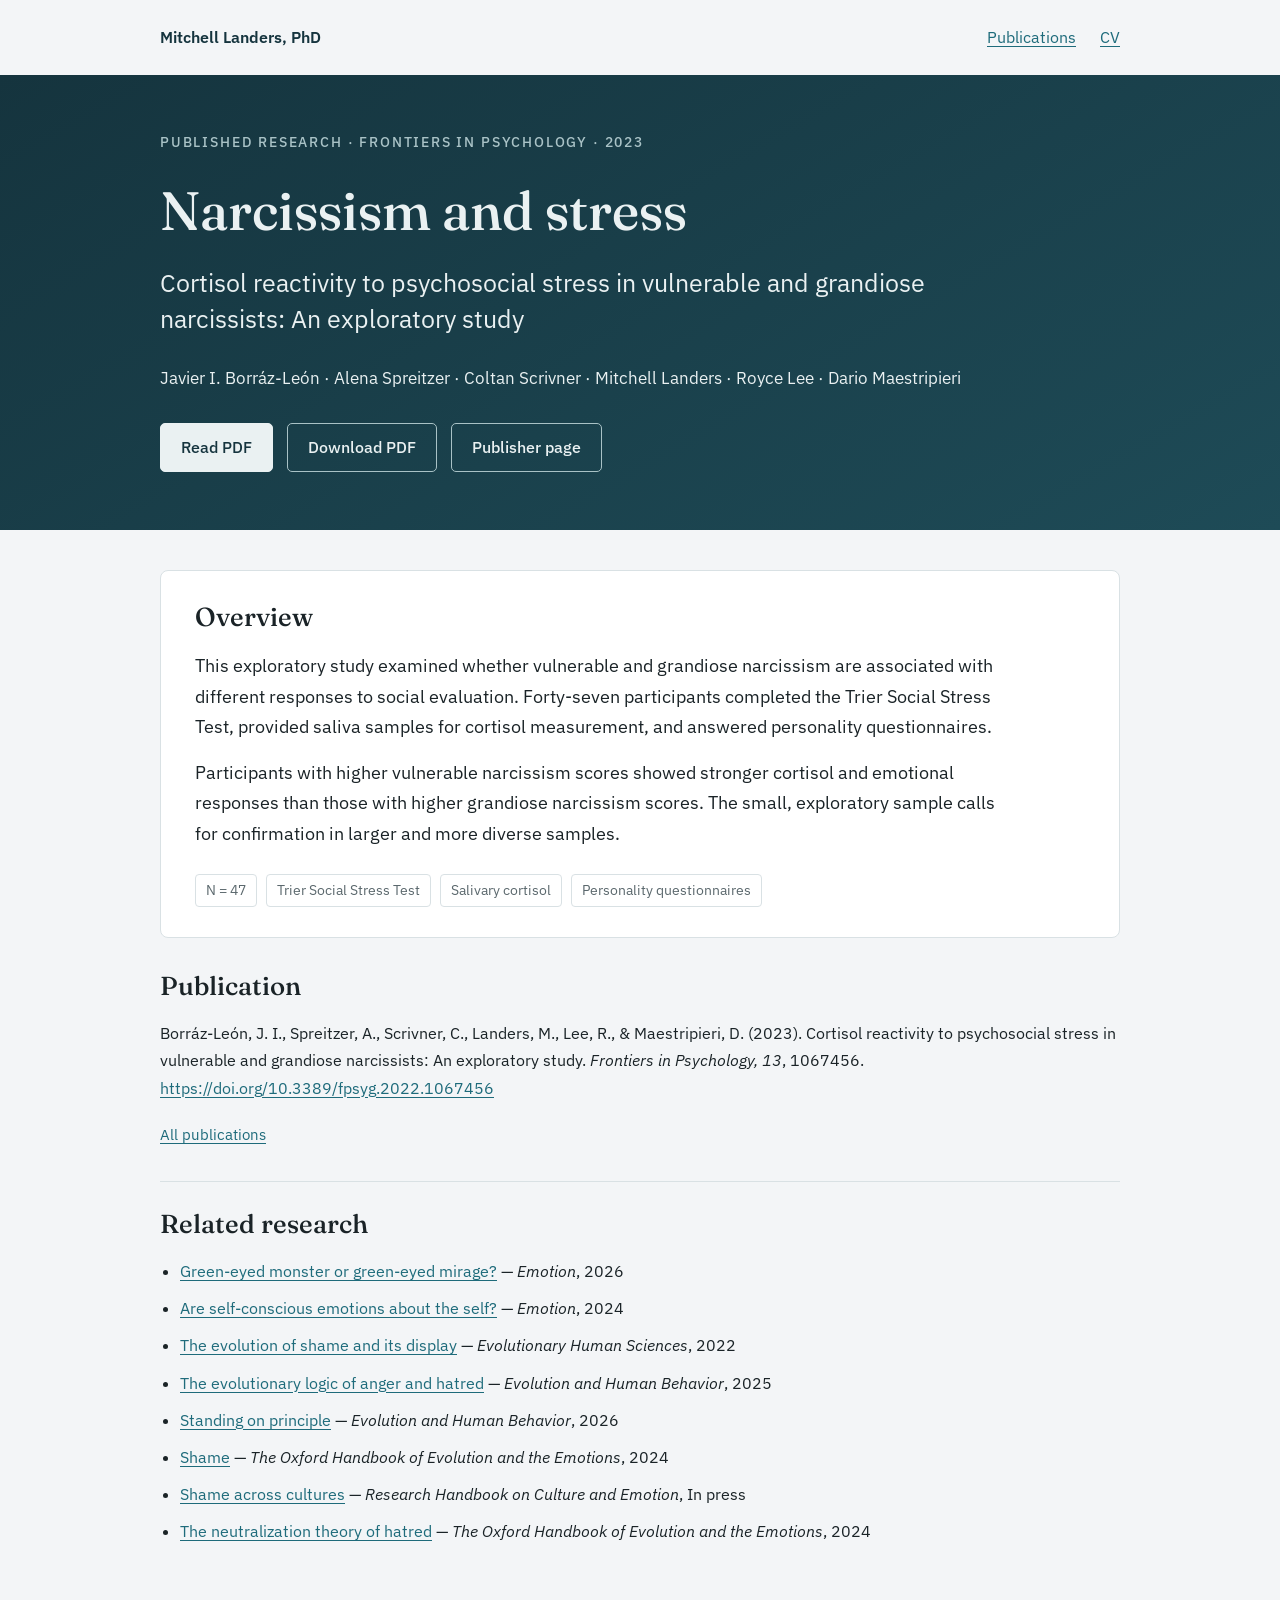
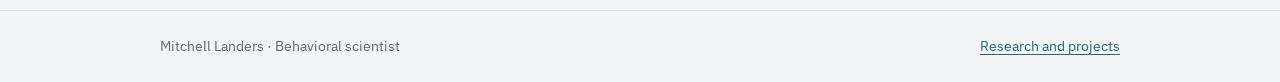
<file: papers/narcissism-and-stress/index.html>
<!doctype html>
<html lang="en">
<head>
<meta charset="utf-8">
<meta name="viewport" content="width=device-width, initial-scale=1">
<title>Narcissism and stress | Mitchell Landers</title>
<meta name="description" content="An exploratory study of cortisol and emotional responses to social evaluation in people differing in vulnerable and grandiose narcissism.">
<link rel="canonical" href="https://msblanders.github.io/website/papers/narcissism-and-stress/">
<meta property="og:type" content="article">
<meta property="og:site_name" content="Mitchell Landers, PhD">
<meta property="og:title" content="Narcissism and stress">
<meta property="og:description" content="An exploratory study of cortisol and emotional responses to social evaluation in people differing in vulnerable and grandiose narcissism.">
<meta property="og:url" content="https://msblanders.github.io/website/papers/narcissism-and-stress/">
<meta property="og:image" content="https://msblanders.github.io/website/papers/narcissism-and-stress/narcissism-and-stress-preview-v2.png">
<meta property="og:image:secure_url" content="https://msblanders.github.io/website/papers/narcissism-and-stress/narcissism-and-stress-preview-v2.png">
<meta property="og:image:type" content="image/png">
<meta property="og:image:width" content="2400">
<meta property="og:image:height" content="1260">
<meta property="og:image:alt" content="Narcissism and stress — Frontiers in Psychology · 2023. Javier I. Borráz-León · Alena Spreitzer · Coltan Scrivner · Mitchell Landers · Royce Lee · Dario Maestripieri">
<meta name="twitter:card" content="summary_large_image">
<meta name="twitter:title" content="Narcissism and stress">
<meta name="twitter:description" content="An exploratory study of cortisol and emotional responses to social evaluation in people differing in vulnerable and grandiose narcissism.">
<meta name="twitter:image" content="https://msblanders.github.io/website/papers/narcissism-and-stress/narcissism-and-stress-preview-v2.png">
<meta name="twitter:image:alt" content="Narcissism and stress — Frontiers in Psychology · 2023. Javier I. Borráz-León · Alena Spreitzer · Coltan Scrivner · Mitchell Landers · Royce Lee · Dario Maestripieri">
<meta name="citation_title" content="Cortisol reactivity to psychosocial stress in vulnerable and grandiose narcissists: An exploratory study">
<meta name="citation_author" content="Javier I. Borráz-León">
<meta name="citation_author" content="Alena Spreitzer">
<meta name="citation_author" content="Coltan Scrivner">
<meta name="citation_author" content="Mitchell Landers">
<meta name="citation_author" content="Royce Lee">
<meta name="citation_author" content="Dario Maestripieri">
<meta name="citation_journal_title" content="Frontiers in Psychology">
<meta name="citation_publication_date" content="2023">
<meta name="citation_doi" content="10.3389/fpsyg.2022.1067456">
<meta name="citation_pdf_url" content="https://msblanders.github.io/website/files/papers/narcissism-and-stress.pdf">
<link rel="preconnect" href="https://fonts.googleapis.com">
<link rel="preconnect" href="https://fonts.gstatic.com" crossorigin>
<link href="https://fonts.googleapis.com/css2?family=Fraunces:opsz,wght,SOFT@9..144,300..600,50&amp;family=IBM+Plex+Sans:wght@400;500;600&amp;display=swap" rel="stylesheet">
<link rel="stylesheet" href="../paper.css">
</head>
<body>
<a class="skip" href="#main">Skip to overview</a>
<header class="topbar wrap">
  <a class="brand" href="../../">Mitchell Landers, PhD</a>
  <nav aria-label="Main navigation"><a href="../../#publications">Publications</a><a href="../../files/cv.pdf">CV</a></nav>
</header>
<div class="hero"><div class="wrap">
  <p class="eyebrow">Published research · Frontiers in Psychology · 2023</p>
  <h1>Narcissism and stress</h1>
  <p class="subtitle">Cortisol reactivity to psychosocial stress in vulnerable and grandiose narcissists: An exploratory study</p>
  <p class="authors">Javier I. Borráz-León · Alena Spreitzer · Coltan Scrivner · Mitchell Landers · Royce Lee · Dario Maestripieri</p>
  
  <div class="actions">
    <a class="button" href="../../files/papers/narcissism-and-stress.pdf">Read PDF</a><a class="button secondary" href="../../files/papers/narcissism-and-stress.pdf" download>Download PDF</a><a class="button secondary" href="https://doi.org/10.3389/fpsyg.2022.1067456">Publisher page</a>
  </div>
  
</div></div>
<main class="wrap" id="main" tabindex="-1">
  <section class="overview" aria-labelledby="overview-title">
    <h2 id="overview-title">Overview</h2>
    <p>This exploratory study examined whether vulnerable and grandiose narcissism are associated with different responses to social evaluation. Forty-seven participants completed the Trier Social Stress Test, provided saliva samples for cortisol measurement, and answered personality questionnaires.</p>
    <p>Participants with higher vulnerable narcissism scores showed stronger cortisol and emotional responses than those with higher grandiose narcissism scores. The small, exploratory sample calls for confirmation in larger and more diverse samples.</p>
    <ul class="methods" aria-label="Research methods and scope"><li>N = 47</li><li>Trier Social Stress Test</li><li>Salivary cortisol</li><li>Personality questionnaires</li></ul>
  </section>
  <section class="citation" aria-labelledby="citation-title">
    <h2 id="citation-title">Publication</h2>
    <p>Borráz-León, J. I., Spreitzer, A., Scrivner, C., Landers, M., Lee, R., &amp; Maestripieri, D. (2023). Cortisol reactivity to psychosocial stress in vulnerable and grandiose narcissists: An exploratory study. <i>Frontiers in Psychology, 13</i>, 1067456. <a href="https://doi.org/10.3389/fpsyg.2022.1067456">https://doi.org/10.3389/fpsyg.2022.1067456</a></p>
    
    <div class="resources"><a href="../../#publications">All publications</a></div>
  </section>
  <nav class="related" aria-label="Related papers"><h2>Related research</h2><ul><li><a href="../green-eyed-monster/">Green-eyed monster or green-eyed mirage?</a> — <i>Emotion</i>, 2026</li>
<li><a href="../shame-and-guilt/">Are self-conscious emotions about the self?</a> — <i>Emotion</i>, 2024</li>
<li><a href="../evolution-of-shame/">The evolution of shame and its display</a> — <i>Evolutionary Human Sciences</i>, 2022</li>
<li><a href="../anger-and-hatred/">The evolutionary logic of anger and hatred</a> — <i>Evolution and Human Behavior</i>, 2025</li>
<li><a href="../standing-on-principle/">Standing on principle</a> — <i>Evolution and Human Behavior</i>, 2026</li>
<li><a href="../shame-oxford-handbook/">Shame</a> — <i>The Oxford Handbook of Evolution and the Emotions</i>, 2024</li>
<li><a href="../shame-across-cultures/">Shame across cultures</a> — <i>Research Handbook on Culture and Emotion</i>, In press</li>
<li><a href="../neutralization-of-hatred/">The neutralization theory of hatred</a> — <i>The Oxford Handbook of Evolution and the Emotions</i>, 2024</li></ul></nav>
</main>
<footer><div class="wrap"><span>Mitchell Landers · Behavioral scientist</span><a href="../../">Research and projects</a></div></footer>
</body>
</html>
</file>
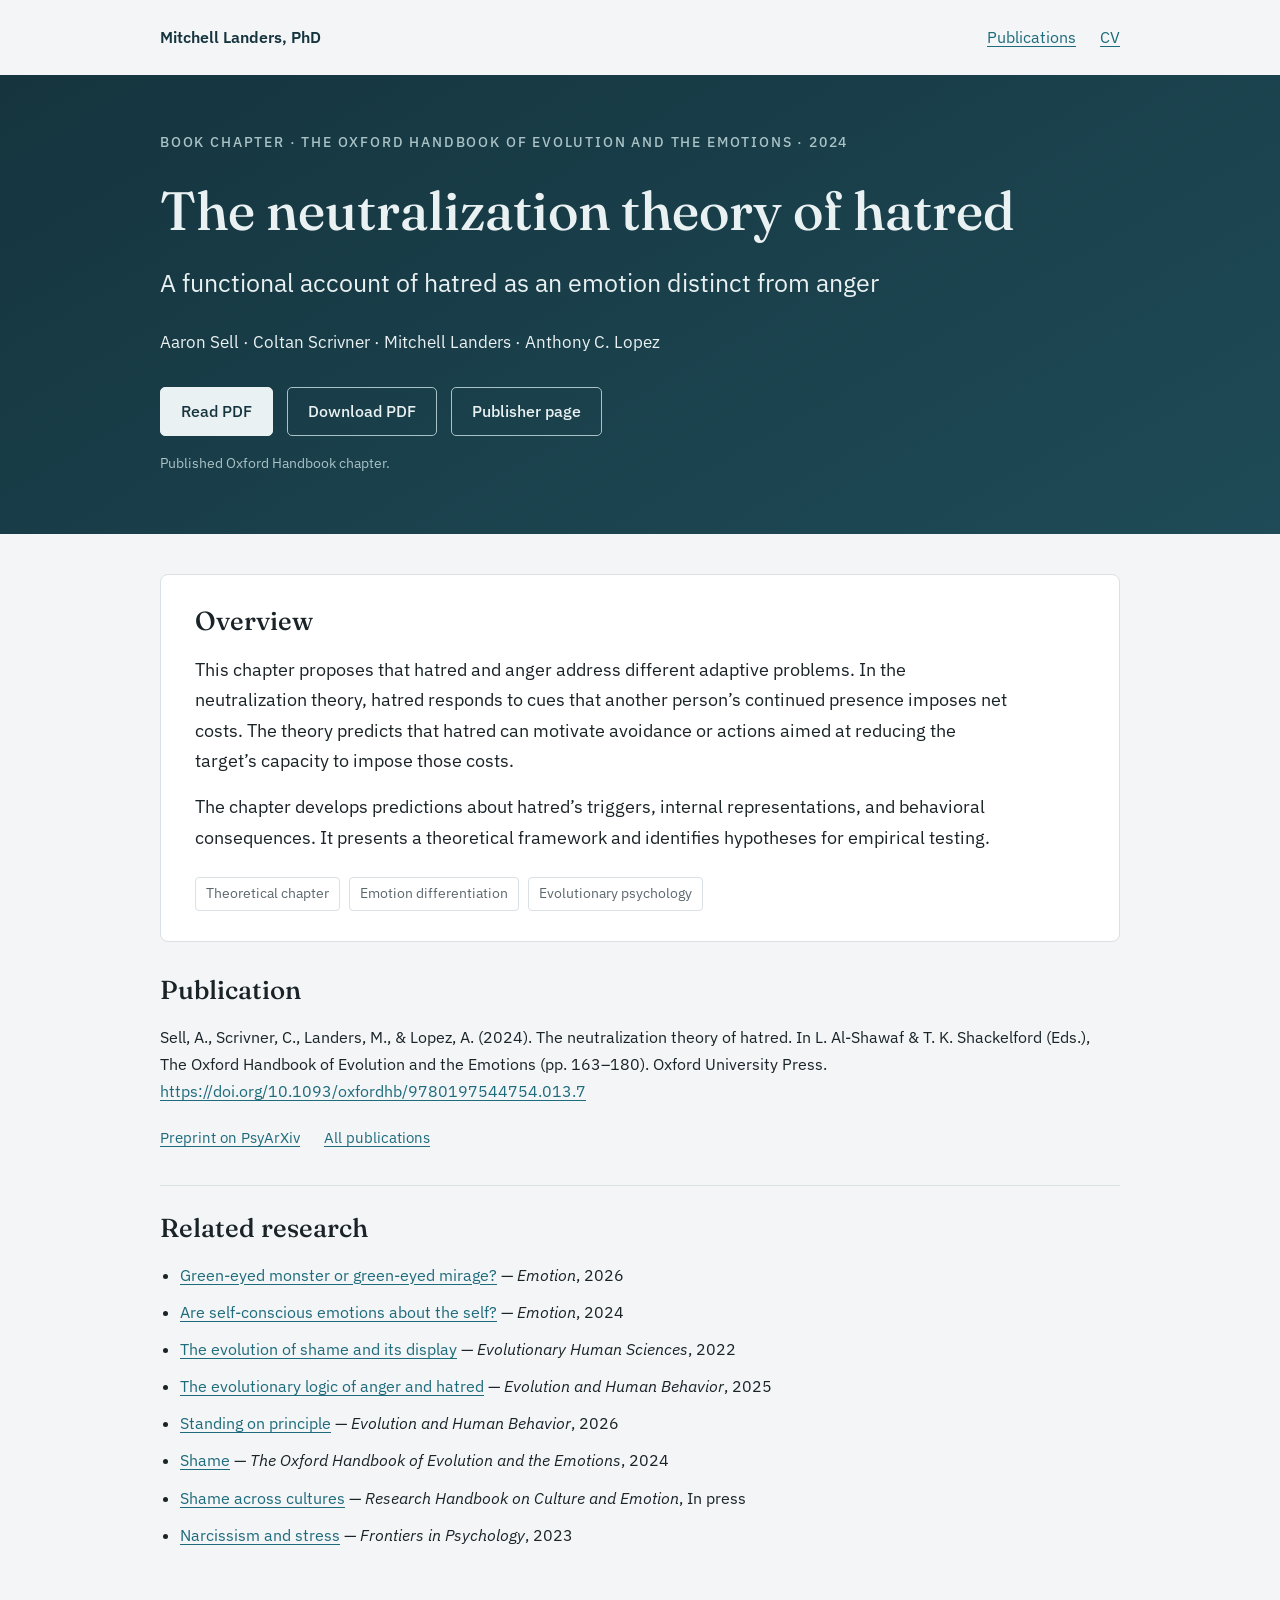
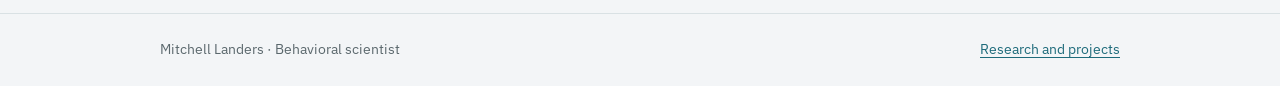
<file: papers/neutralization-of-hatred/index.html>
<!doctype html>
<html lang="en">
<head>
<meta charset="utf-8">
<meta name="viewport" content="width=device-width, initial-scale=1">
<title>The neutralization theory of hatred | Mitchell Landers</title>
<meta name="description" content="A theoretical account of hatred, its triggers, and its behavioral consequences. Read the chapter overview and published Oxford PDF.">
<link rel="canonical" href="https://msblanders.github.io/website/papers/neutralization-of-hatred/">
<meta property="og:type" content="article">
<meta property="og:site_name" content="Mitchell Landers, PhD">
<meta property="og:title" content="The neutralization theory of hatred">
<meta property="og:description" content="A theoretical account of hatred, its triggers, and its behavioral consequences. Read the chapter overview and published Oxford PDF.">
<meta property="og:url" content="https://msblanders.github.io/website/papers/neutralization-of-hatred/">
<meta property="og:image" content="https://msblanders.github.io/website/papers/neutralization-of-hatred/neutralization-of-hatred-preview-v2.png">
<meta property="og:image:secure_url" content="https://msblanders.github.io/website/papers/neutralization-of-hatred/neutralization-of-hatred-preview-v2.png">
<meta property="og:image:type" content="image/png">
<meta property="og:image:width" content="2400">
<meta property="og:image:height" content="1260">
<meta property="og:image:alt" content="The neutralization theory of hatred — The Oxford Handbook of Evolution and the Emotions · 2024. Aaron Sell · Coltan Scrivner · Mitchell Landers · Anthony C. Lopez">
<meta name="twitter:card" content="summary_large_image">
<meta name="twitter:title" content="The neutralization theory of hatred">
<meta name="twitter:description" content="A theoretical account of hatred, its triggers, and its behavioral consequences. Read the chapter overview and published Oxford PDF.">
<meta name="twitter:image" content="https://msblanders.github.io/website/papers/neutralization-of-hatred/neutralization-of-hatred-preview-v2.png">
<meta name="twitter:image:alt" content="The neutralization theory of hatred — The Oxford Handbook of Evolution and the Emotions · 2024. Aaron Sell · Coltan Scrivner · Mitchell Landers · Anthony C. Lopez">
<meta name="citation_title" content="The neutralization theory of hatred">
<meta name="citation_author" content="Aaron Sell">
<meta name="citation_author" content="Coltan Scrivner">
<meta name="citation_author" content="Mitchell Landers">
<meta name="citation_author" content="Anthony C. Lopez">
<meta name="citation_inbook_title" content="The Oxford Handbook of Evolution and the Emotions">
<meta name="citation_publication_date" content="2024">
<meta name="citation_doi" content="10.1093/oxfordhb/9780197544754.013.7">
<meta name="citation_pdf_url" content="https://msblanders.github.io/website/files/papers/neutralization-of-hatred.pdf">
<link rel="preconnect" href="https://fonts.googleapis.com">
<link rel="preconnect" href="https://fonts.gstatic.com" crossorigin>
<link href="https://fonts.googleapis.com/css2?family=Fraunces:opsz,wght,SOFT@9..144,300..600,50&amp;family=IBM+Plex+Sans:wght@400;500;600&amp;display=swap" rel="stylesheet">
<link rel="stylesheet" href="../paper.css">
</head>
<body>
<a class="skip" href="#main">Skip to overview</a>
<header class="topbar wrap">
  <a class="brand" href="../../">Mitchell Landers, PhD</a>
  <nav aria-label="Main navigation"><a href="../../#publications">Publications</a><a href="../../files/cv.pdf">CV</a></nav>
</header>
<div class="hero"><div class="wrap">
  <p class="eyebrow">Book chapter · The Oxford Handbook of Evolution and the Emotions · 2024</p>
  <h1>The neutralization theory of hatred</h1>
  <p class="subtitle">A functional account of hatred as an emotion distinct from anger</p>
  <p class="authors">Aaron Sell · Coltan Scrivner · Mitchell Landers · Anthony C. Lopez</p>
  
  <div class="actions">
    <a class="button" href="../../files/papers/neutralization-of-hatred.pdf">Read PDF</a><a class="button secondary" href="../../files/papers/neutralization-of-hatred.pdf" download>Download PDF</a><a class="button secondary" href="https://doi.org/10.1093/oxfordhb/9780197544754.013.7">Publisher page</a>
  </div>
  <p class="pdf-note">Published Oxford Handbook chapter.</p>
</div></div>
<main class="wrap" id="main" tabindex="-1">
  <section class="overview" aria-labelledby="overview-title">
    <h2 id="overview-title">Overview</h2>
    <p>This chapter proposes that hatred and anger address different adaptive problems. In the neutralization theory, hatred responds to cues that another person’s continued presence imposes net costs. The theory predicts that hatred can motivate avoidance or actions aimed at reducing the target’s capacity to impose those costs.</p>
    <p>The chapter develops predictions about hatred’s triggers, internal representations, and behavioral consequences. It presents a theoretical framework and identifies hypotheses for empirical testing.</p>
    <ul class="methods" aria-label="Research methods and scope"><li>Theoretical chapter</li><li>Emotion differentiation</li><li>Evolutionary psychology</li></ul>
  </section>
  <section class="citation" aria-labelledby="citation-title">
    <h2 id="citation-title">Publication</h2>
    <p>Sell, A., Scrivner, C., Landers, M., &amp; Lopez, A. (2024). The neutralization theory of hatred. In L. Al-Shawaf &amp; T. K. Shackelford (Eds.), The Oxford Handbook of Evolution and the Emotions (pp. 163–180). Oxford University Press. <a href="https://doi.org/10.1093/oxfordhb/9780197544754.013.7">https://doi.org/10.1093/oxfordhb/9780197544754.013.7</a></p>
    
    <div class="resources"><a href="https://osf.io/preprints/psyarxiv/kxdvu_v1">Preprint on PsyArXiv</a><a href="../../#publications">All publications</a></div>
  </section>
  <nav class="related" aria-label="Related papers"><h2>Related research</h2><ul><li><a href="../green-eyed-monster/">Green-eyed monster or green-eyed mirage?</a> — <i>Emotion</i>, 2026</li>
<li><a href="../shame-and-guilt/">Are self-conscious emotions about the self?</a> — <i>Emotion</i>, 2024</li>
<li><a href="../evolution-of-shame/">The evolution of shame and its display</a> — <i>Evolutionary Human Sciences</i>, 2022</li>
<li><a href="../anger-and-hatred/">The evolutionary logic of anger and hatred</a> — <i>Evolution and Human Behavior</i>, 2025</li>
<li><a href="../standing-on-principle/">Standing on principle</a> — <i>Evolution and Human Behavior</i>, 2026</li>
<li><a href="../shame-oxford-handbook/">Shame</a> — <i>The Oxford Handbook of Evolution and the Emotions</i>, 2024</li>
<li><a href="../shame-across-cultures/">Shame across cultures</a> — <i>Research Handbook on Culture and Emotion</i>, In press</li>
<li><a href="../narcissism-and-stress/">Narcissism and stress</a> — <i>Frontiers in Psychology</i>, 2023</li></ul></nav>
</main>
<footer><div class="wrap"><span>Mitchell Landers · Behavioral scientist</span><a href="../../">Research and projects</a></div></footer>
</body>
</html>
</file>
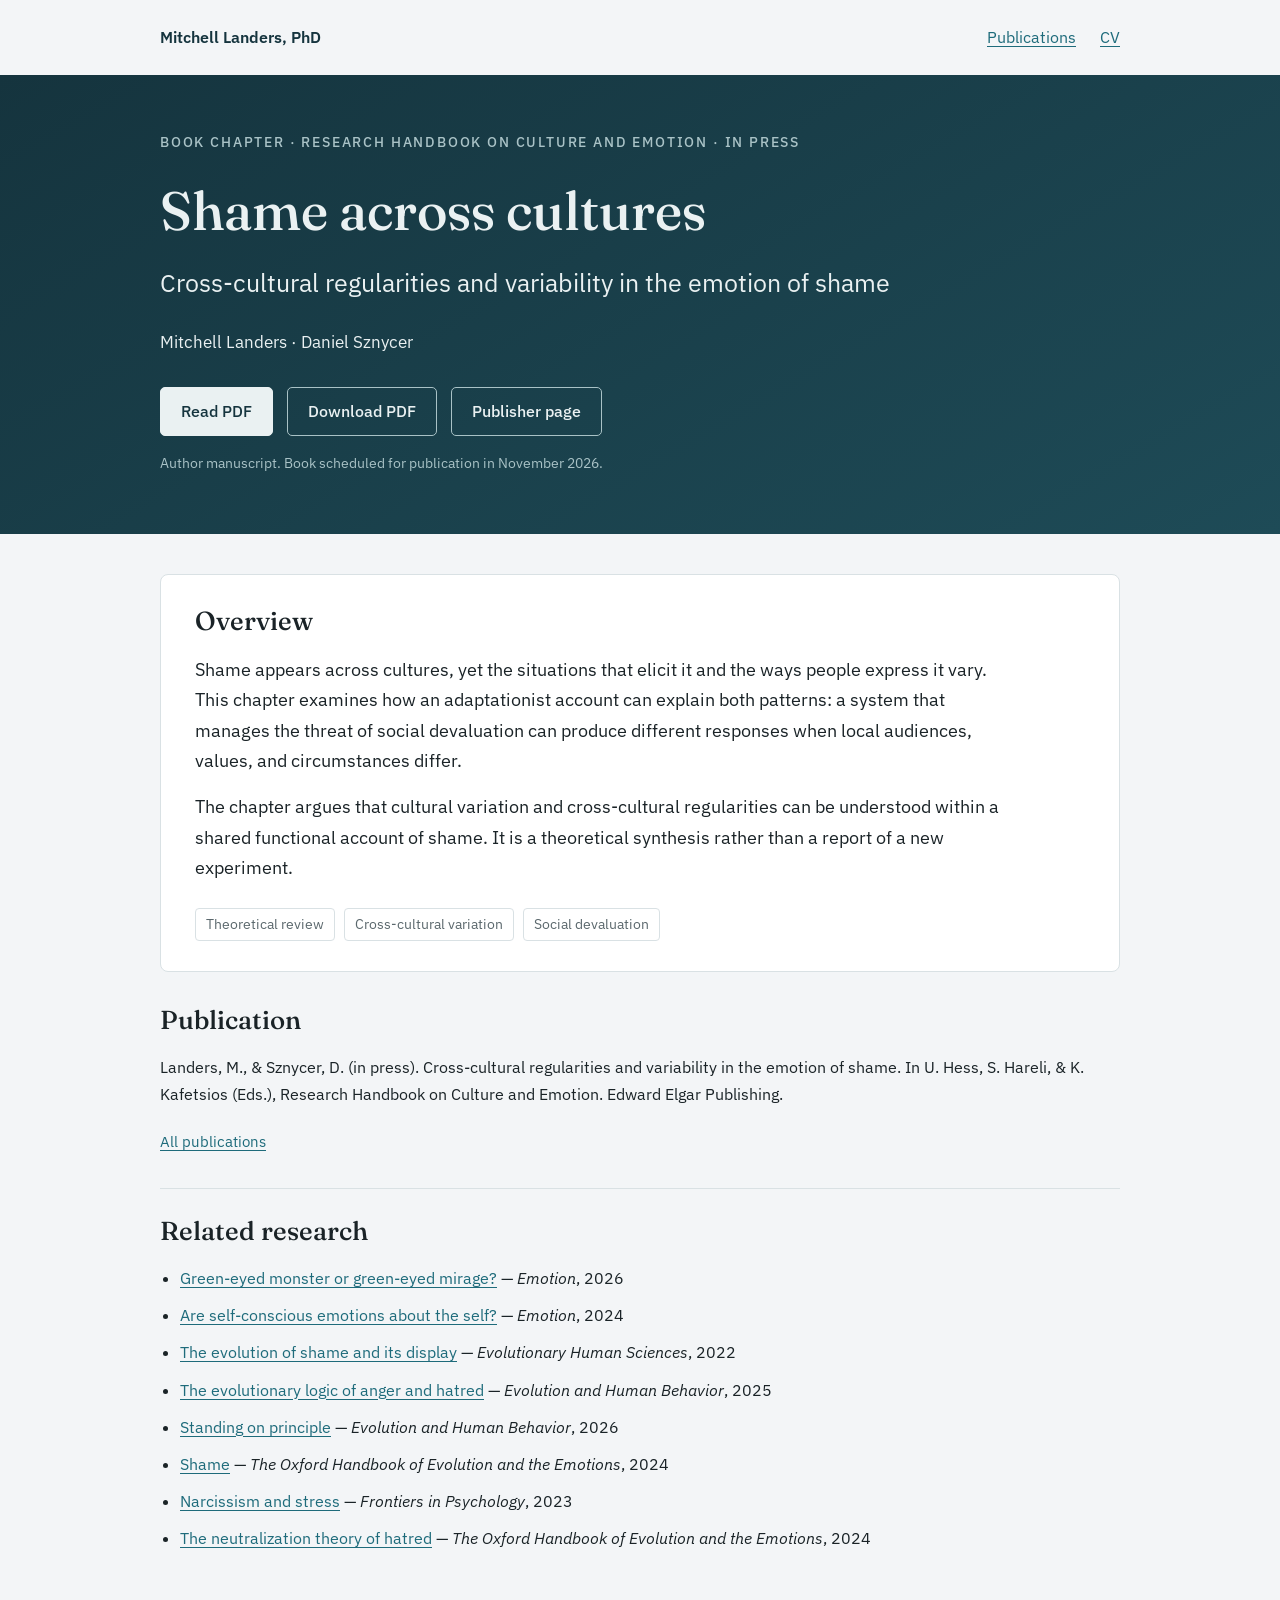
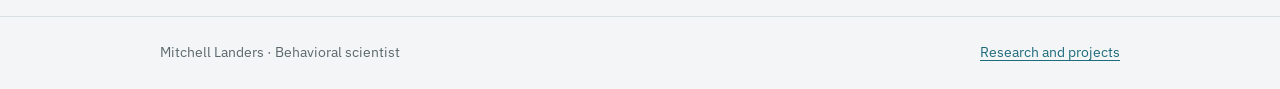
<file: papers/shame-across-cultures/index.html>
<!doctype html>
<html lang="en">
<head>
<meta charset="utf-8">
<meta name="viewport" content="width=device-width, initial-scale=1">
<title>Shame across cultures | Mitchell Landers</title>
<meta name="description" content="An adaptationist account of similarities and differences in shame across cultures. Author manuscript of a forthcoming handbook chapter.">
<link rel="canonical" href="https://msblanders.github.io/website/papers/shame-across-cultures/">
<meta property="og:type" content="article">
<meta property="og:site_name" content="Mitchell Landers, PhD">
<meta property="og:title" content="Shame across cultures">
<meta property="og:description" content="An adaptationist account of similarities and differences in shame across cultures. Author manuscript of a forthcoming handbook chapter.">
<meta property="og:url" content="https://msblanders.github.io/website/papers/shame-across-cultures/">
<meta property="og:image" content="https://msblanders.github.io/website/papers/shame-across-cultures/shame-across-cultures-preview-v2.png">
<meta property="og:image:secure_url" content="https://msblanders.github.io/website/papers/shame-across-cultures/shame-across-cultures-preview-v2.png">
<meta property="og:image:type" content="image/png">
<meta property="og:image:width" content="2400">
<meta property="og:image:height" content="1260">
<meta property="og:image:alt" content="Shame across cultures — Research Handbook on Culture and Emotion · In press. Mitchell Landers · Daniel Sznycer">
<meta name="twitter:card" content="summary_large_image">
<meta name="twitter:title" content="Shame across cultures">
<meta name="twitter:description" content="An adaptationist account of similarities and differences in shame across cultures. Author manuscript of a forthcoming handbook chapter.">
<meta name="twitter:image" content="https://msblanders.github.io/website/papers/shame-across-cultures/shame-across-cultures-preview-v2.png">
<meta name="twitter:image:alt" content="Shame across cultures — Research Handbook on Culture and Emotion · In press. Mitchell Landers · Daniel Sznycer">
<meta name="citation_title" content="Cross-cultural regularities and variability in the emotion of shame">
<meta name="citation_author" content="Mitchell Landers">
<meta name="citation_author" content="Daniel Sznycer">
<meta name="citation_inbook_title" content="Research Handbook on Culture and Emotion">
<meta name="citation_pdf_url" content="https://msblanders.github.io/website/files/papers/shame-across-cultures.pdf">
<link rel="preconnect" href="https://fonts.googleapis.com">
<link rel="preconnect" href="https://fonts.gstatic.com" crossorigin>
<link href="https://fonts.googleapis.com/css2?family=Fraunces:opsz,wght,SOFT@9..144,300..600,50&amp;family=IBM+Plex+Sans:wght@400;500;600&amp;display=swap" rel="stylesheet">
<link rel="stylesheet" href="../paper.css">
</head>
<body>
<a class="skip" href="#main">Skip to overview</a>
<header class="topbar wrap">
  <a class="brand" href="../../">Mitchell Landers, PhD</a>
  <nav aria-label="Main navigation"><a href="../../#publications">Publications</a><a href="../../files/cv.pdf">CV</a></nav>
</header>
<div class="hero"><div class="wrap">
  <p class="eyebrow">Book chapter · Research Handbook on Culture and Emotion · In press</p>
  <h1>Shame across cultures</h1>
  <p class="subtitle">Cross-cultural regularities and variability in the emotion of shame</p>
  <p class="authors">Mitchell Landers · Daniel Sznycer</p>
  
  <div class="actions">
    <a class="button" href="../../files/papers/shame-across-cultures.pdf">Read PDF</a><a class="button secondary" href="../../files/papers/shame-across-cultures.pdf" download>Download PDF</a><a class="button secondary" href="https://www.e-elgar.com/shop/usd/research-handbook-on-culture-and-emotion-9781035329823.html">Publisher page</a>
  </div>
  <p class="pdf-note">Author manuscript. Book scheduled for publication in November 2026.</p>
</div></div>
<main class="wrap" id="main" tabindex="-1">
  <section class="overview" aria-labelledby="overview-title">
    <h2 id="overview-title">Overview</h2>
    <p>Shame appears across cultures, yet the situations that elicit it and the ways people express it vary. This chapter examines how an adaptationist account can explain both patterns: a system that manages the threat of social devaluation can produce different responses when local audiences, values, and circumstances differ.</p>
    <p>The chapter argues that cultural variation and cross-cultural regularities can be understood within a shared functional account of shame. It is a theoretical synthesis rather than a report of a new experiment.</p>
    <ul class="methods" aria-label="Research methods and scope"><li>Theoretical review</li><li>Cross-cultural variation</li><li>Social devaluation</li></ul>
  </section>
  <section class="citation" aria-labelledby="citation-title">
    <h2 id="citation-title">Publication</h2>
    <p>Landers, M., &amp; Sznycer, D. (in press). Cross-cultural regularities and variability in the emotion of shame. In U. Hess, S. Hareli, &amp; K. Kafetsios (Eds.), Research Handbook on Culture and Emotion. Edward Elgar Publishing.</p>
    
    <div class="resources"><a href="../../#publications">All publications</a></div>
  </section>
  <nav class="related" aria-label="Related papers"><h2>Related research</h2><ul><li><a href="../green-eyed-monster/">Green-eyed monster or green-eyed mirage?</a> — <i>Emotion</i>, 2026</li>
<li><a href="../shame-and-guilt/">Are self-conscious emotions about the self?</a> — <i>Emotion</i>, 2024</li>
<li><a href="../evolution-of-shame/">The evolution of shame and its display</a> — <i>Evolutionary Human Sciences</i>, 2022</li>
<li><a href="../anger-and-hatred/">The evolutionary logic of anger and hatred</a> — <i>Evolution and Human Behavior</i>, 2025</li>
<li><a href="../standing-on-principle/">Standing on principle</a> — <i>Evolution and Human Behavior</i>, 2026</li>
<li><a href="../shame-oxford-handbook/">Shame</a> — <i>The Oxford Handbook of Evolution and the Emotions</i>, 2024</li>
<li><a href="../narcissism-and-stress/">Narcissism and stress</a> — <i>Frontiers in Psychology</i>, 2023</li>
<li><a href="../neutralization-of-hatred/">The neutralization theory of hatred</a> — <i>The Oxford Handbook of Evolution and the Emotions</i>, 2024</li></ul></nav>
</main>
<footer><div class="wrap"><span>Mitchell Landers · Behavioral scientist</span><a href="../../">Research and projects</a></div></footer>
</body>
</html>
</file>
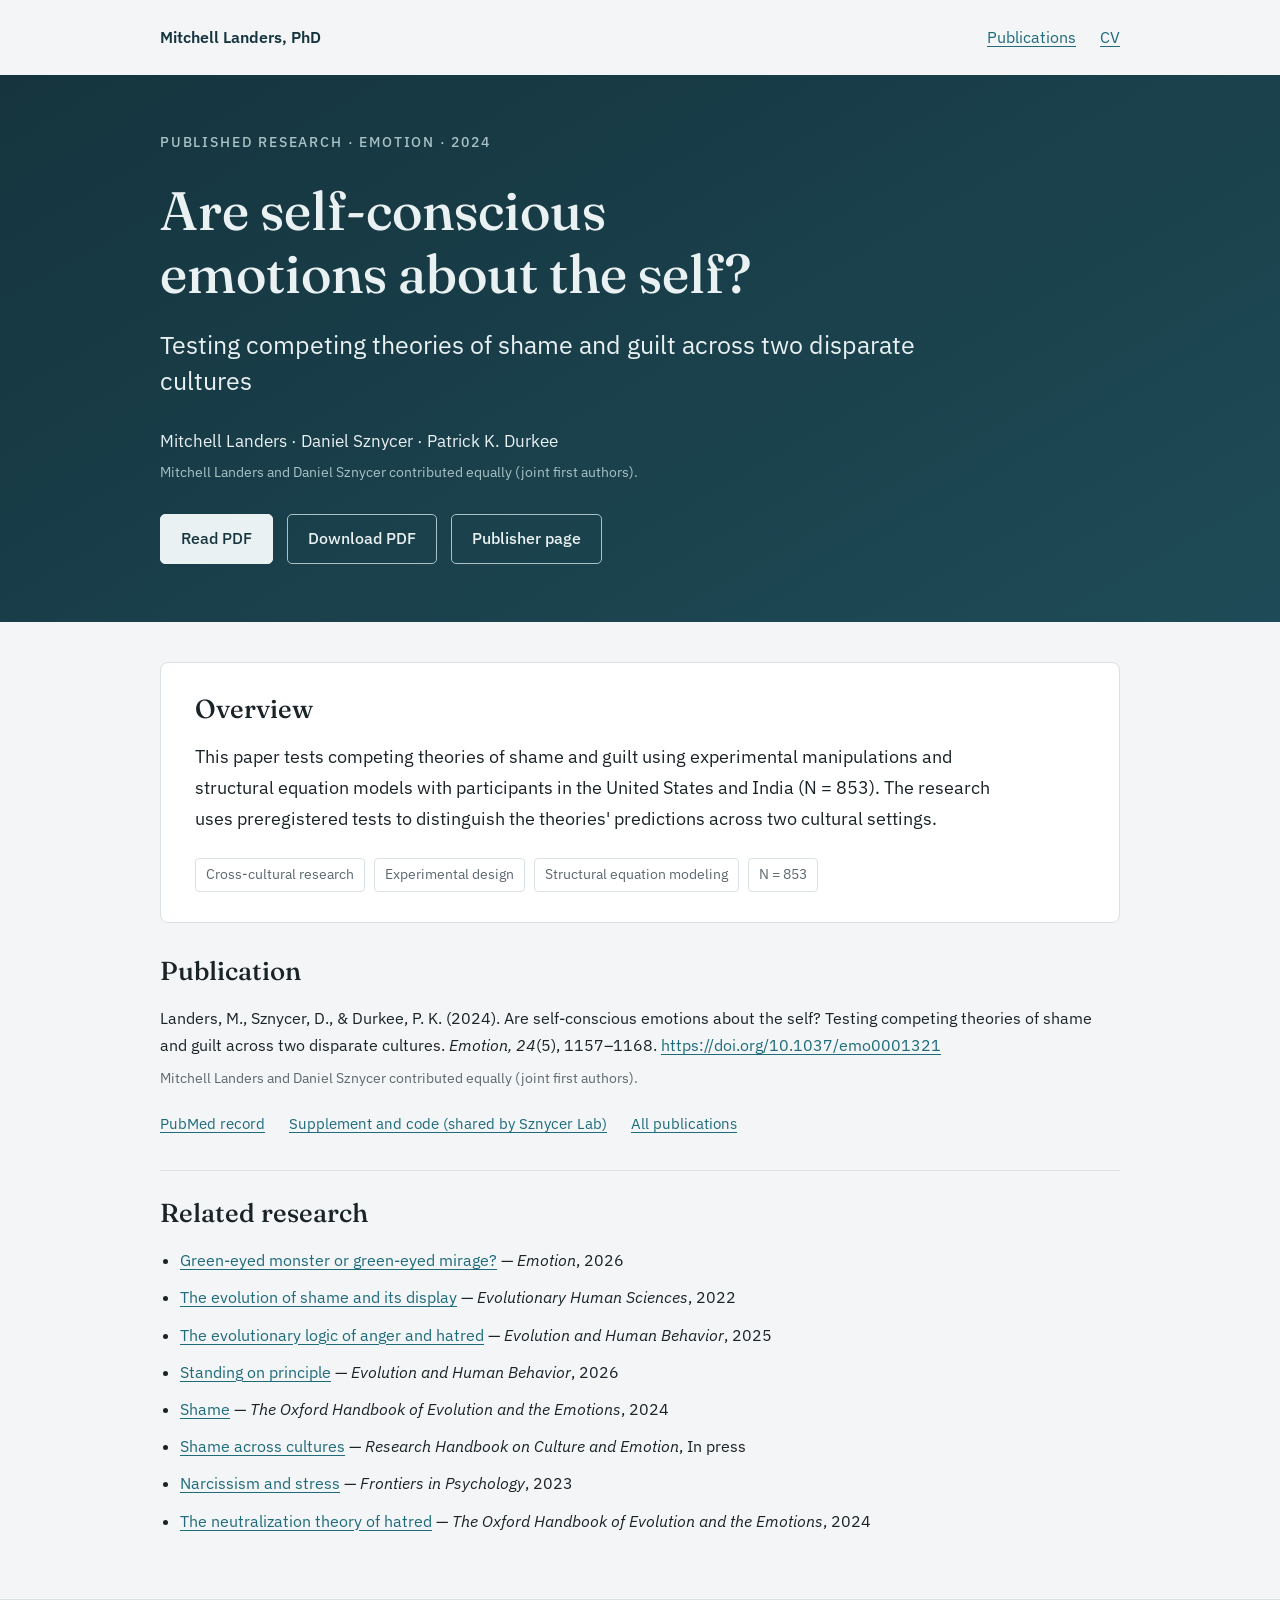
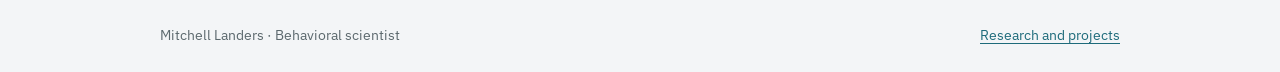
<file: papers/shame-and-guilt/index.html>
<!doctype html>
<html lang="en">
<head>
<meta charset="utf-8">
<meta name="viewport" content="width=device-width, initial-scale=1">
<title>Are self-conscious emotions about the self? | Mitchell Landers</title>
<meta name="description" content="Cross-cultural tests of competing theories of shame and guilt using experiments and structural equation models with US and Indian participants (N = 853).">
<link rel="canonical" href="https://msblanders.github.io/website/papers/shame-and-guilt/">
<meta property="og:type" content="article">
<meta property="og:site_name" content="Mitchell Landers, PhD">
<meta property="og:title" content="Are self-conscious emotions about the self?">
<meta property="og:description" content="Cross-cultural tests of competing theories of shame and guilt using experiments and structural equation models with US and Indian participants (N = 853).">
<meta property="og:url" content="https://msblanders.github.io/website/papers/shame-and-guilt/">
<meta property="og:image" content="https://msblanders.github.io/website/papers/shame-and-guilt/shame-and-guilt-preview-v2.png">
<meta property="og:image:secure_url" content="https://msblanders.github.io/website/papers/shame-and-guilt/shame-and-guilt-preview-v2.png">
<meta property="og:image:type" content="image/png">
<meta property="og:image:width" content="2400">
<meta property="og:image:height" content="1260">
<meta property="og:image:alt" content="Are self-conscious emotions about the self? — Emotion · 2024. Mitchell Landers · Daniel Sznycer · Patrick K. Durkee">
<meta name="twitter:card" content="summary_large_image">
<meta name="twitter:title" content="Are self-conscious emotions about the self?">
<meta name="twitter:description" content="Cross-cultural tests of competing theories of shame and guilt using experiments and structural equation models with US and Indian participants (N = 853).">
<meta name="twitter:image" content="https://msblanders.github.io/website/papers/shame-and-guilt/shame-and-guilt-preview-v2.png">
<meta name="twitter:image:alt" content="Are self-conscious emotions about the self? — Emotion · 2024. Mitchell Landers · Daniel Sznycer · Patrick K. Durkee">
<meta name="citation_title" content="Are self-conscious emotions about the self? Testing competing theories of shame and guilt across two disparate cultures">
<meta name="citation_author" content="Mitchell Landers">
<meta name="citation_author" content="Daniel Sznycer">
<meta name="citation_author" content="Patrick K. Durkee">
<meta name="citation_journal_title" content="Emotion">
<meta name="citation_publication_date" content="2024">
<meta name="citation_doi" content="10.1037/emo0001321">
<meta name="citation_pdf_url" content="https://msblanders.github.io/website/files/papers/shame-and-guilt.pdf">
<link rel="preconnect" href="https://fonts.googleapis.com">
<link rel="preconnect" href="https://fonts.gstatic.com" crossorigin>
<link href="https://fonts.googleapis.com/css2?family=Fraunces:opsz,wght,SOFT@9..144,300..600,50&amp;family=IBM+Plex+Sans:wght@400;500;600&amp;display=swap" rel="stylesheet">
<link rel="stylesheet" href="../paper.css">
</head>
<body>
<a class="skip" href="#main">Skip to overview</a>
<header class="topbar wrap">
  <a class="brand" href="../../">Mitchell Landers, PhD</a>
  <nav aria-label="Main navigation"><a href="../../#publications">Publications</a><a href="../../files/cv.pdf">CV</a></nav>
</header>
<div class="hero"><div class="wrap">
  <p class="eyebrow">Published research · Emotion · 2024</p>
  <h1>Are self-conscious emotions about the self?</h1>
  <p class="subtitle">Testing competing theories of shame and guilt across two disparate cultures</p>
  <p class="authors">Mitchell Landers · Daniel Sznycer · Patrick K. Durkee</p>
  <p class="equal">Mitchell Landers and Daniel Sznycer contributed equally (joint first authors).</p>
  <div class="actions">
    <a class="button" href="../../files/papers/shame-and-guilt.pdf">Read PDF</a><a class="button secondary" href="../../files/papers/shame-and-guilt.pdf" download>Download PDF</a><a class="button secondary" href="https://doi.org/10.1037/emo0001321">Publisher page</a>
  </div>
  
</div></div>
<main class="wrap" id="main" tabindex="-1">
  <section class="overview" aria-labelledby="overview-title">
    <h2 id="overview-title">Overview</h2>
    <p>This paper tests competing theories of shame and guilt using experimental manipulations and structural equation models with participants in the United States and India (N = 853). The research uses preregistered tests to distinguish the theories&#x27; predictions across two cultural settings.</p>
    
    <ul class="methods" aria-label="Research methods and scope"><li>Cross-cultural research</li><li>Experimental design</li><li>Structural equation modeling</li><li>N = 853</li></ul>
  </section>
  <section class="citation" aria-labelledby="citation-title">
    <h2 id="citation-title">Publication</h2>
    <p>Landers, M., Sznycer, D., &amp; Durkee, P. K. (2024). Are self-conscious emotions about the self? Testing competing theories of shame and guilt across two disparate cultures. <i>Emotion, 24</i>(5), 1157–1168. <a href="https://doi.org/10.1037/emo0001321">https://doi.org/10.1037/emo0001321</a></p>
    <p class="note">Mitchell Landers and Daniel Sznycer contributed equally (joint first authors).</p>
    <div class="resources"><a href="https://pubmed.ncbi.nlm.nih.gov/38252113/">PubMed record</a><a href="https://drive.google.com/file/d/1gwL0MXo6-NXrENH_XBm8tsexb1tPkUcI/view?usp=sharing">Supplement and code (shared by Sznycer Lab)</a><a href="../../#publications">All publications</a></div>
  </section>
  <nav class="related" aria-label="Related papers"><h2>Related research</h2><ul><li><a href="../green-eyed-monster/">Green-eyed monster or green-eyed mirage?</a> — <i>Emotion</i>, 2026</li>
<li><a href="../evolution-of-shame/">The evolution of shame and its display</a> — <i>Evolutionary Human Sciences</i>, 2022</li>
<li><a href="../anger-and-hatred/">The evolutionary logic of anger and hatred</a> — <i>Evolution and Human Behavior</i>, 2025</li>
<li><a href="../standing-on-principle/">Standing on principle</a> — <i>Evolution and Human Behavior</i>, 2026</li>
<li><a href="../shame-oxford-handbook/">Shame</a> — <i>The Oxford Handbook of Evolution and the Emotions</i>, 2024</li>
<li><a href="../shame-across-cultures/">Shame across cultures</a> — <i>Research Handbook on Culture and Emotion</i>, In press</li>
<li><a href="../narcissism-and-stress/">Narcissism and stress</a> — <i>Frontiers in Psychology</i>, 2023</li>
<li><a href="../neutralization-of-hatred/">The neutralization theory of hatred</a> — <i>The Oxford Handbook of Evolution and the Emotions</i>, 2024</li></ul></nav>
</main>
<footer><div class="wrap"><span>Mitchell Landers · Behavioral scientist</span><a href="../../">Research and projects</a></div></footer>
</body>
</html>
</file>
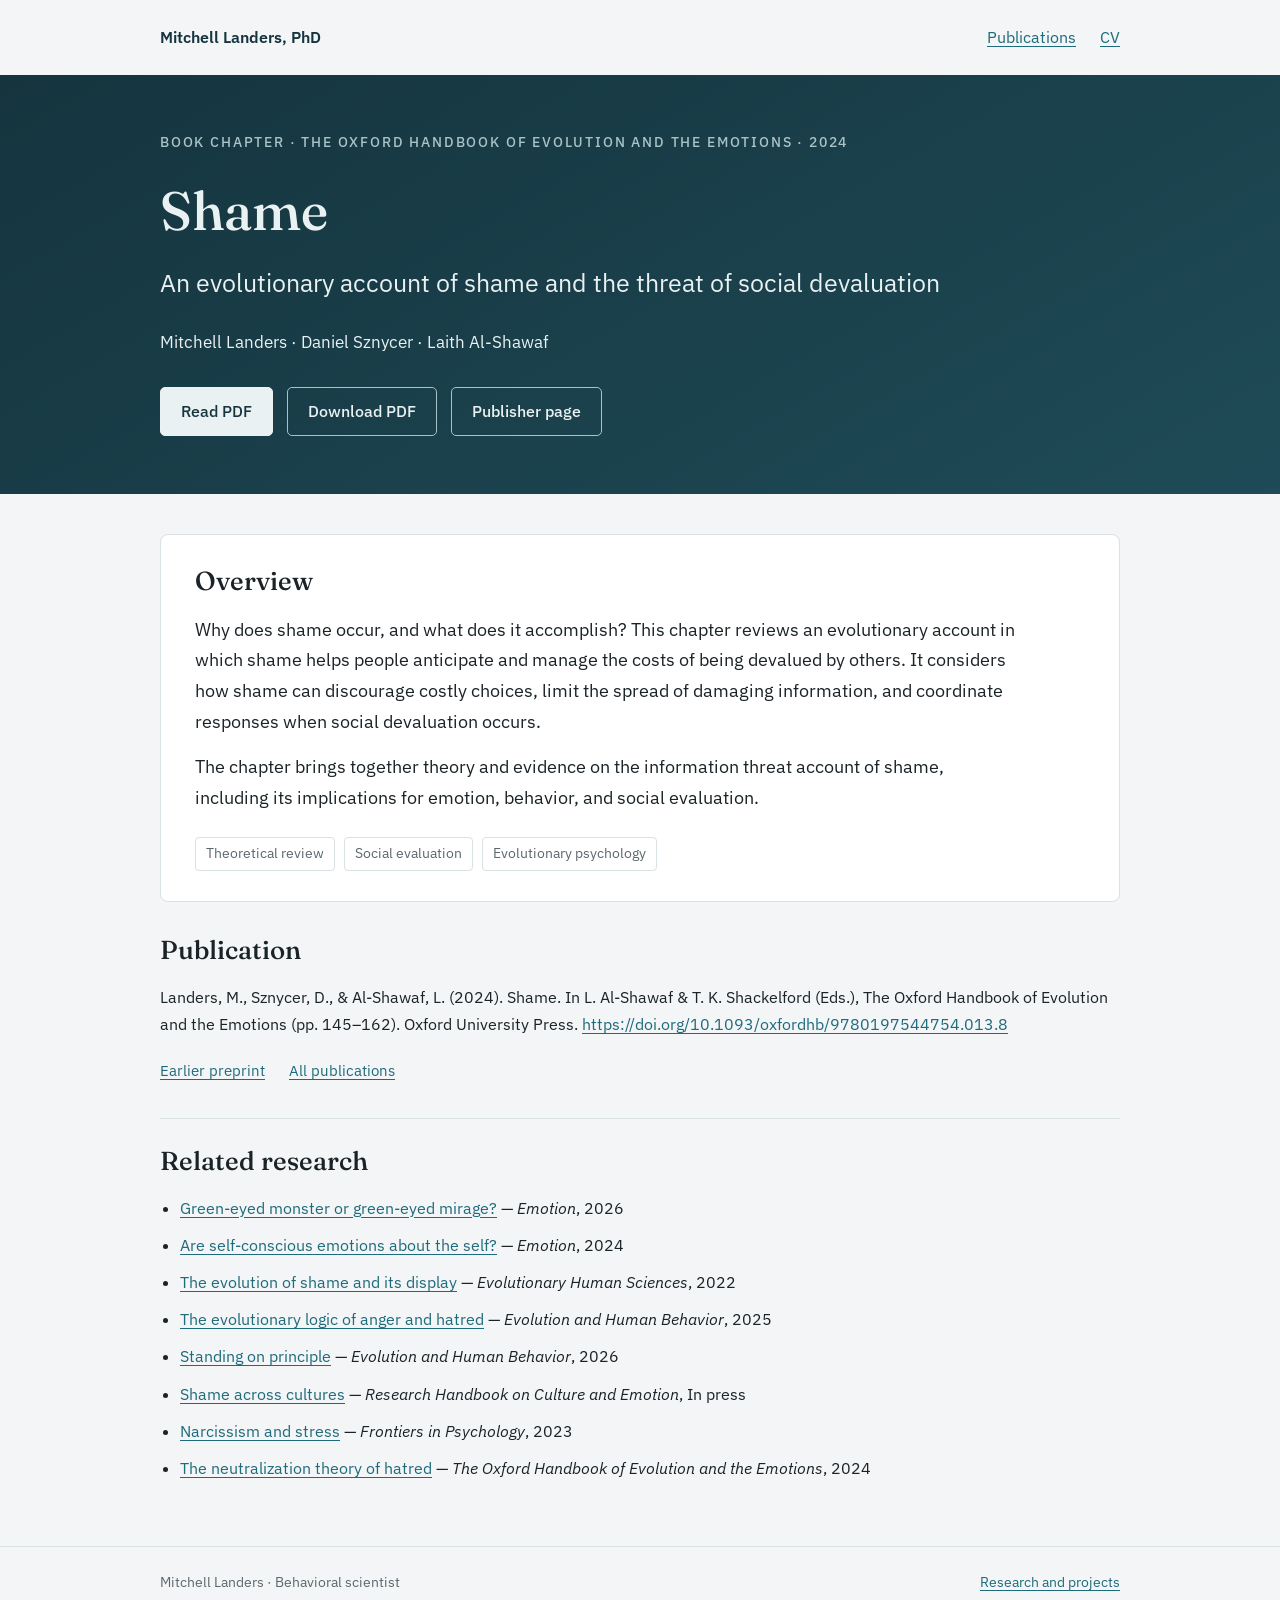
<file: papers/shame-oxford-handbook/index.html>
<!doctype html>
<html lang="en">
<head>
<meta charset="utf-8">
<meta name="viewport" content="width=device-width, initial-scale=1">
<title>Shame | Mitchell Landers</title>
<meta name="description" content="An evolutionary review of shame as a system for managing reputational threats and the costs of social devaluation.">
<link rel="canonical" href="https://msblanders.github.io/website/papers/shame-oxford-handbook/">
<meta property="og:type" content="article">
<meta property="og:site_name" content="Mitchell Landers, PhD">
<meta property="og:title" content="Shame">
<meta property="og:description" content="An evolutionary review of shame as a system for managing reputational threats and the costs of social devaluation.">
<meta property="og:url" content="https://msblanders.github.io/website/papers/shame-oxford-handbook/">
<meta property="og:image" content="https://msblanders.github.io/website/papers/shame-oxford-handbook/shame-oxford-handbook-preview-v2.png">
<meta property="og:image:secure_url" content="https://msblanders.github.io/website/papers/shame-oxford-handbook/shame-oxford-handbook-preview-v2.png">
<meta property="og:image:type" content="image/png">
<meta property="og:image:width" content="2400">
<meta property="og:image:height" content="1260">
<meta property="og:image:alt" content="Shame — The Oxford Handbook of Evolution and the Emotions · 2024. Mitchell Landers · Daniel Sznycer · Laith Al-Shawaf">
<meta name="twitter:card" content="summary_large_image">
<meta name="twitter:title" content="Shame">
<meta name="twitter:description" content="An evolutionary review of shame as a system for managing reputational threats and the costs of social devaluation.">
<meta name="twitter:image" content="https://msblanders.github.io/website/papers/shame-oxford-handbook/shame-oxford-handbook-preview-v2.png">
<meta name="twitter:image:alt" content="Shame — The Oxford Handbook of Evolution and the Emotions · 2024. Mitchell Landers · Daniel Sznycer · Laith Al-Shawaf">
<meta name="citation_title" content="Shame">
<meta name="citation_author" content="Mitchell Landers">
<meta name="citation_author" content="Daniel Sznycer">
<meta name="citation_author" content="Laith Al-Shawaf">
<meta name="citation_inbook_title" content="The Oxford Handbook of Evolution and the Emotions">
<meta name="citation_publication_date" content="2024">
<meta name="citation_doi" content="10.1093/oxfordhb/9780197544754.013.8">
<meta name="citation_pdf_url" content="https://msblanders.github.io/website/files/papers/shame-oxford-handbook.pdf">
<link rel="preconnect" href="https://fonts.googleapis.com">
<link rel="preconnect" href="https://fonts.gstatic.com" crossorigin>
<link href="https://fonts.googleapis.com/css2?family=Fraunces:opsz,wght,SOFT@9..144,300..600,50&amp;family=IBM+Plex+Sans:wght@400;500;600&amp;display=swap" rel="stylesheet">
<link rel="stylesheet" href="../paper.css">
</head>
<body>
<a class="skip" href="#main">Skip to overview</a>
<header class="topbar wrap">
  <a class="brand" href="../../">Mitchell Landers, PhD</a>
  <nav aria-label="Main navigation"><a href="../../#publications">Publications</a><a href="../../files/cv.pdf">CV</a></nav>
</header>
<div class="hero"><div class="wrap">
  <p class="eyebrow">Book chapter · The Oxford Handbook of Evolution and the Emotions · 2024</p>
  <h1>Shame</h1>
  <p class="subtitle">An evolutionary account of shame and the threat of social devaluation</p>
  <p class="authors">Mitchell Landers · Daniel Sznycer · Laith Al-Shawaf</p>
  
  <div class="actions">
    <a class="button" href="../../files/papers/shame-oxford-handbook.pdf">Read PDF</a><a class="button secondary" href="../../files/papers/shame-oxford-handbook.pdf" download>Download PDF</a><a class="button secondary" href="https://doi.org/10.1093/oxfordhb/9780197544754.013.8">Publisher page</a>
  </div>
  
</div></div>
<main class="wrap" id="main" tabindex="-1">
  <section class="overview" aria-labelledby="overview-title">
    <h2 id="overview-title">Overview</h2>
    <p>Why does shame occur, and what does it accomplish? This chapter reviews an evolutionary account in which shame helps people anticipate and manage the costs of being devalued by others. It considers how shame can discourage costly choices, limit the spread of damaging information, and coordinate responses when social devaluation occurs.</p>
    <p>The chapter brings together theory and evidence on the information threat account of shame, including its implications for emotion, behavior, and social evaluation.</p>
    <ul class="methods" aria-label="Research methods and scope"><li>Theoretical review</li><li>Social evaluation</li><li>Evolutionary psychology</li></ul>
  </section>
  <section class="citation" aria-labelledby="citation-title">
    <h2 id="citation-title">Publication</h2>
    <p>Landers, M., Sznycer, D., &amp; Al-Shawaf, L. (2024). Shame. In L. Al-Shawaf &amp; T. K. Shackelford (Eds.), The Oxford Handbook of Evolution and the Emotions (pp. 145–162). Oxford University Press. <a href="https://doi.org/10.1093/oxfordhb/9780197544754.013.8">https://doi.org/10.1093/oxfordhb/9780197544754.013.8</a></p>
    
    <div class="resources"><a href="https://osf.io/preprints/psyarxiv/nh2yj/">Earlier preprint</a><a href="../../#publications">All publications</a></div>
  </section>
  <nav class="related" aria-label="Related papers"><h2>Related research</h2><ul><li><a href="../green-eyed-monster/">Green-eyed monster or green-eyed mirage?</a> — <i>Emotion</i>, 2026</li>
<li><a href="../shame-and-guilt/">Are self-conscious emotions about the self?</a> — <i>Emotion</i>, 2024</li>
<li><a href="../evolution-of-shame/">The evolution of shame and its display</a> — <i>Evolutionary Human Sciences</i>, 2022</li>
<li><a href="../anger-and-hatred/">The evolutionary logic of anger and hatred</a> — <i>Evolution and Human Behavior</i>, 2025</li>
<li><a href="../standing-on-principle/">Standing on principle</a> — <i>Evolution and Human Behavior</i>, 2026</li>
<li><a href="../shame-across-cultures/">Shame across cultures</a> — <i>Research Handbook on Culture and Emotion</i>, In press</li>
<li><a href="../narcissism-and-stress/">Narcissism and stress</a> — <i>Frontiers in Psychology</i>, 2023</li>
<li><a href="../neutralization-of-hatred/">The neutralization theory of hatred</a> — <i>The Oxford Handbook of Evolution and the Emotions</i>, 2024</li></ul></nav>
</main>
<footer><div class="wrap"><span>Mitchell Landers · Behavioral scientist</span><a href="../../">Research and projects</a></div></footer>
</body>
</html>
</file>
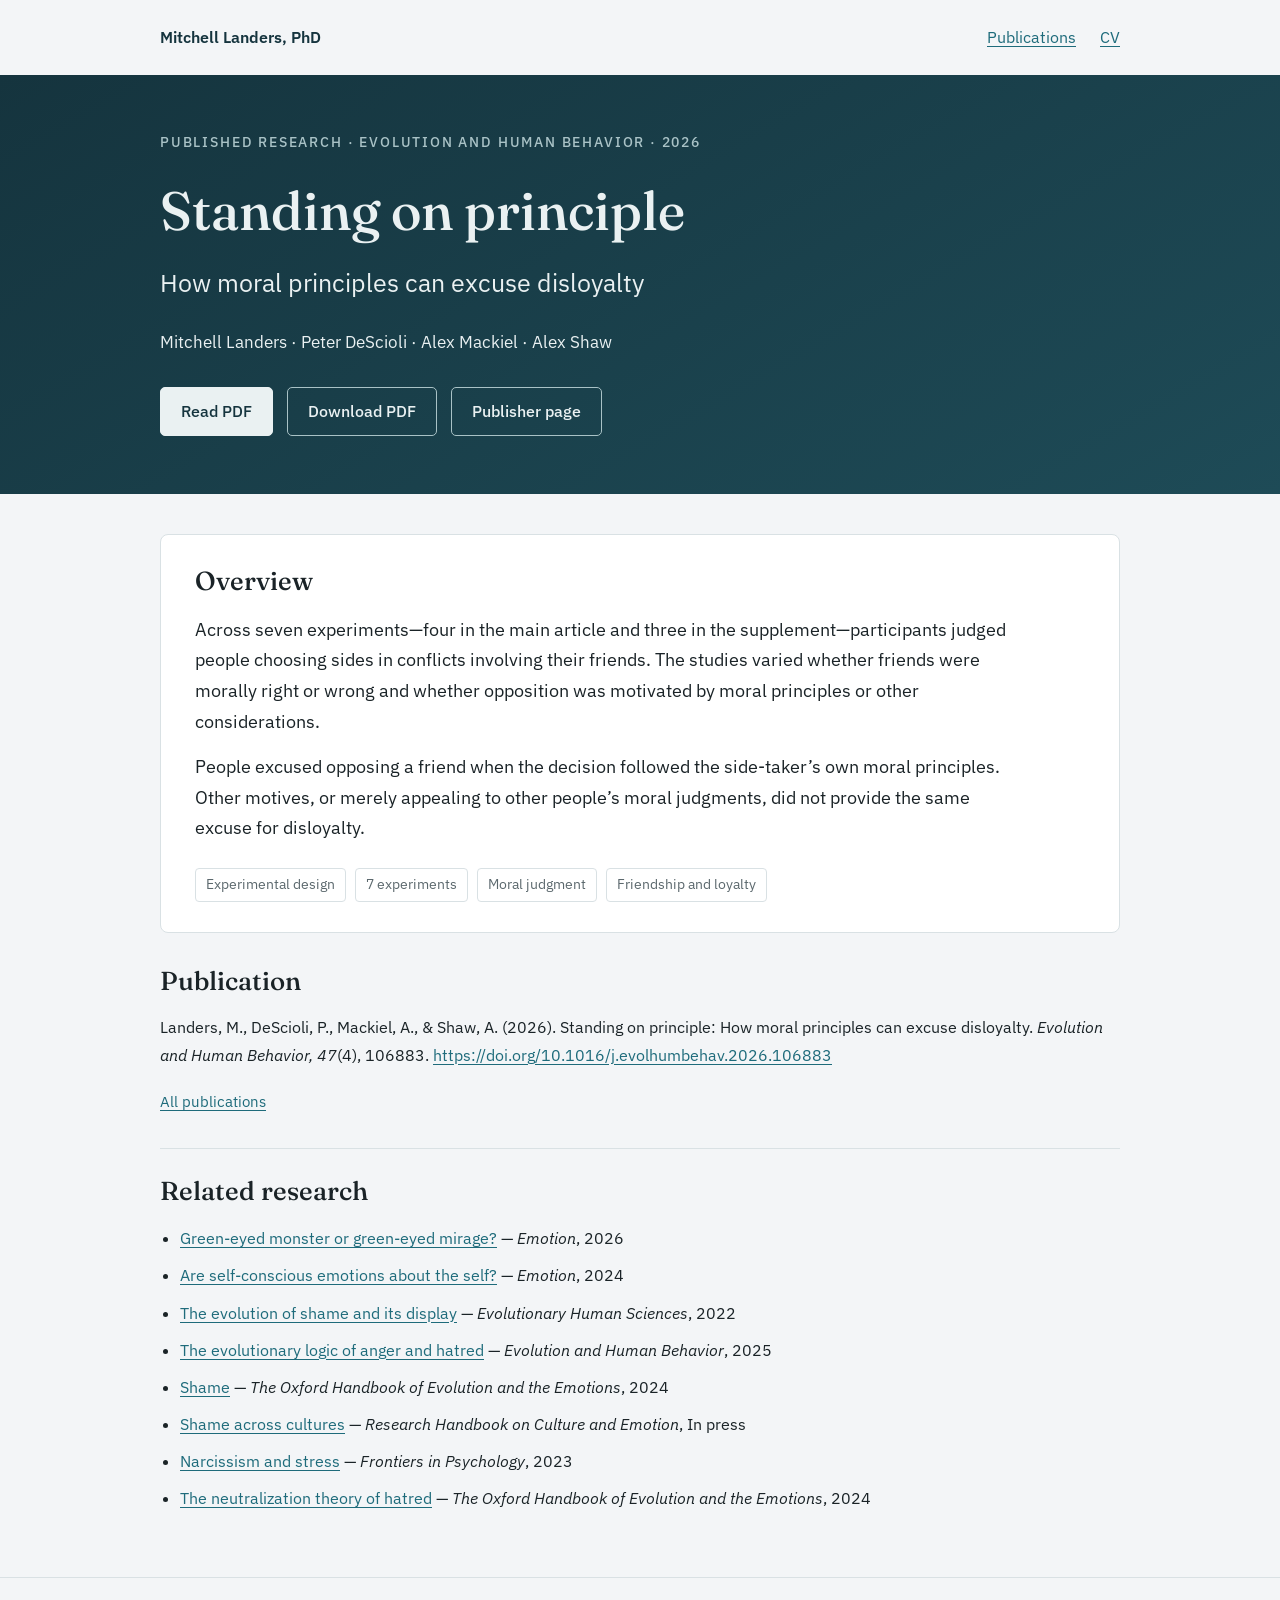
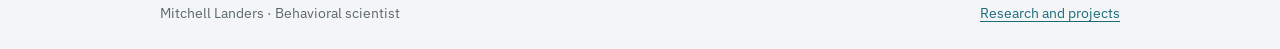
<file: papers/standing-on-principle/index.html>
<!doctype html>
<html lang="en">
<head>
<meta charset="utf-8">
<meta name="viewport" content="width=device-width, initial-scale=1">
<title>Standing on principle | Mitchell Landers</title>
<meta name="description" content="Seven experiments examine when people excuse disloyalty to a friend and the distinctive role of the side-taker’s own moral principles.">
<link rel="canonical" href="https://msblanders.github.io/website/papers/standing-on-principle/">
<meta property="og:type" content="article">
<meta property="og:site_name" content="Mitchell Landers, PhD">
<meta property="og:title" content="Standing on principle">
<meta property="og:description" content="Seven experiments examine when people excuse disloyalty to a friend and the distinctive role of the side-taker’s own moral principles.">
<meta property="og:url" content="https://msblanders.github.io/website/papers/standing-on-principle/">
<meta property="og:image" content="https://msblanders.github.io/website/papers/standing-on-principle/standing-on-principle-preview-v3.png">
<meta property="og:image:secure_url" content="https://msblanders.github.io/website/papers/standing-on-principle/standing-on-principle-preview-v3.png">
<meta property="og:image:type" content="image/png">
<meta property="og:image:width" content="2400">
<meta property="og:image:height" content="1260">
<meta property="og:image:alt" content="Standing on principle — Evolution and Human Behavior · 2026. Mitchell Landers · Peter DeScioli · Alex Mackiel · Alex Shaw">
<meta name="twitter:card" content="summary_large_image">
<meta name="twitter:title" content="Standing on principle">
<meta name="twitter:description" content="Seven experiments examine when people excuse disloyalty to a friend and the distinctive role of the side-taker’s own moral principles.">
<meta name="twitter:image" content="https://msblanders.github.io/website/papers/standing-on-principle/standing-on-principle-preview-v3.png">
<meta name="twitter:image:alt" content="Standing on principle — Evolution and Human Behavior · 2026. Mitchell Landers · Peter DeScioli · Alex Mackiel · Alex Shaw">
<meta name="citation_title" content="Standing on principle: How moral principles can excuse disloyalty">
<meta name="citation_author" content="Mitchell Landers">
<meta name="citation_author" content="Peter DeScioli">
<meta name="citation_author" content="Alex Mackiel">
<meta name="citation_author" content="Alex Shaw">
<meta name="citation_journal_title" content="Evolution and Human Behavior">
<meta name="citation_publication_date" content="2026">
<meta name="citation_doi" content="10.1016/j.evolhumbehav.2026.106883">
<meta name="citation_pdf_url" content="https://msblanders.github.io/website/files/papers/standing-on-principle.pdf">
<link rel="preconnect" href="https://fonts.googleapis.com">
<link rel="preconnect" href="https://fonts.gstatic.com" crossorigin>
<link href="https://fonts.googleapis.com/css2?family=Fraunces:opsz,wght,SOFT@9..144,300..600,50&amp;family=IBM+Plex+Sans:wght@400;500;600&amp;display=swap" rel="stylesheet">
<link rel="stylesheet" href="../paper.css">
</head>
<body>
<a class="skip" href="#main">Skip to overview</a>
<header class="topbar wrap">
  <a class="brand" href="../../">Mitchell Landers, PhD</a>
  <nav aria-label="Main navigation"><a href="../../#publications">Publications</a><a href="../../files/cv.pdf">CV</a></nav>
</header>
<div class="hero"><div class="wrap">
  <p class="eyebrow">Published research · Evolution and Human Behavior · 2026</p>
  <h1>Standing on principle</h1>
  <p class="subtitle">How moral principles can excuse disloyalty</p>
  <p class="authors">Mitchell Landers · Peter DeScioli · Alex Mackiel · Alex Shaw</p>
  
  <div class="actions">
    <a class="button" href="../../files/papers/standing-on-principle.pdf">Read PDF</a><a class="button secondary" href="../../files/papers/standing-on-principle.pdf" download>Download PDF</a><a class="button secondary" href="https://doi.org/10.1016/j.evolhumbehav.2026.106883">Publisher page</a>
  </div>
  
</div></div>
<main class="wrap" id="main" tabindex="-1">
  <section class="overview" aria-labelledby="overview-title">
    <h2 id="overview-title">Overview</h2>
    <p>Across seven experiments—four in the main article and three in the supplement—participants judged people choosing sides in conflicts involving their friends. The studies varied whether friends were morally right or wrong and whether opposition was motivated by moral principles or other considerations.</p>
    <p>People excused opposing a friend when the decision followed the side-taker’s own moral principles. Other motives, or merely appealing to other people’s moral judgments, did not provide the same excuse for disloyalty.</p>
    <ul class="methods" aria-label="Research methods and scope"><li>Experimental design</li><li>7 experiments</li><li>Moral judgment</li><li>Friendship and loyalty</li></ul>
  </section>
  <section class="citation" aria-labelledby="citation-title">
    <h2 id="citation-title">Publication</h2>
    <p>Landers, M., DeScioli, P., Mackiel, A., &amp; Shaw, A. (2026). Standing on principle: How moral principles can excuse disloyalty. <i>Evolution and Human Behavior, 47</i>(4), 106883. <a href="https://doi.org/10.1016/j.evolhumbehav.2026.106883">https://doi.org/10.1016/j.evolhumbehav.2026.106883</a></p>
    
    <div class="resources"><a href="../../#publications">All publications</a></div>
  </section>
  <nav class="related" aria-label="Related papers"><h2>Related research</h2><ul><li><a href="../green-eyed-monster/">Green-eyed monster or green-eyed mirage?</a> — <i>Emotion</i>, 2026</li>
<li><a href="../shame-and-guilt/">Are self-conscious emotions about the self?</a> — <i>Emotion</i>, 2024</li>
<li><a href="../evolution-of-shame/">The evolution of shame and its display</a> — <i>Evolutionary Human Sciences</i>, 2022</li>
<li><a href="../anger-and-hatred/">The evolutionary logic of anger and hatred</a> — <i>Evolution and Human Behavior</i>, 2025</li>
<li><a href="../shame-oxford-handbook/">Shame</a> — <i>The Oxford Handbook of Evolution and the Emotions</i>, 2024</li>
<li><a href="../shame-across-cultures/">Shame across cultures</a> — <i>Research Handbook on Culture and Emotion</i>, In press</li>
<li><a href="../narcissism-and-stress/">Narcissism and stress</a> — <i>Frontiers in Psychology</i>, 2023</li>
<li><a href="../neutralization-of-hatred/">The neutralization theory of hatred</a> — <i>The Oxford Handbook of Evolution and the Emotions</i>, 2024</li></ul></nav>
</main>
<footer><div class="wrap"><span>Mitchell Landers · Behavioral scientist</span><a href="../../">Research and projects</a></div></footer>
</body>
</html>
</file>
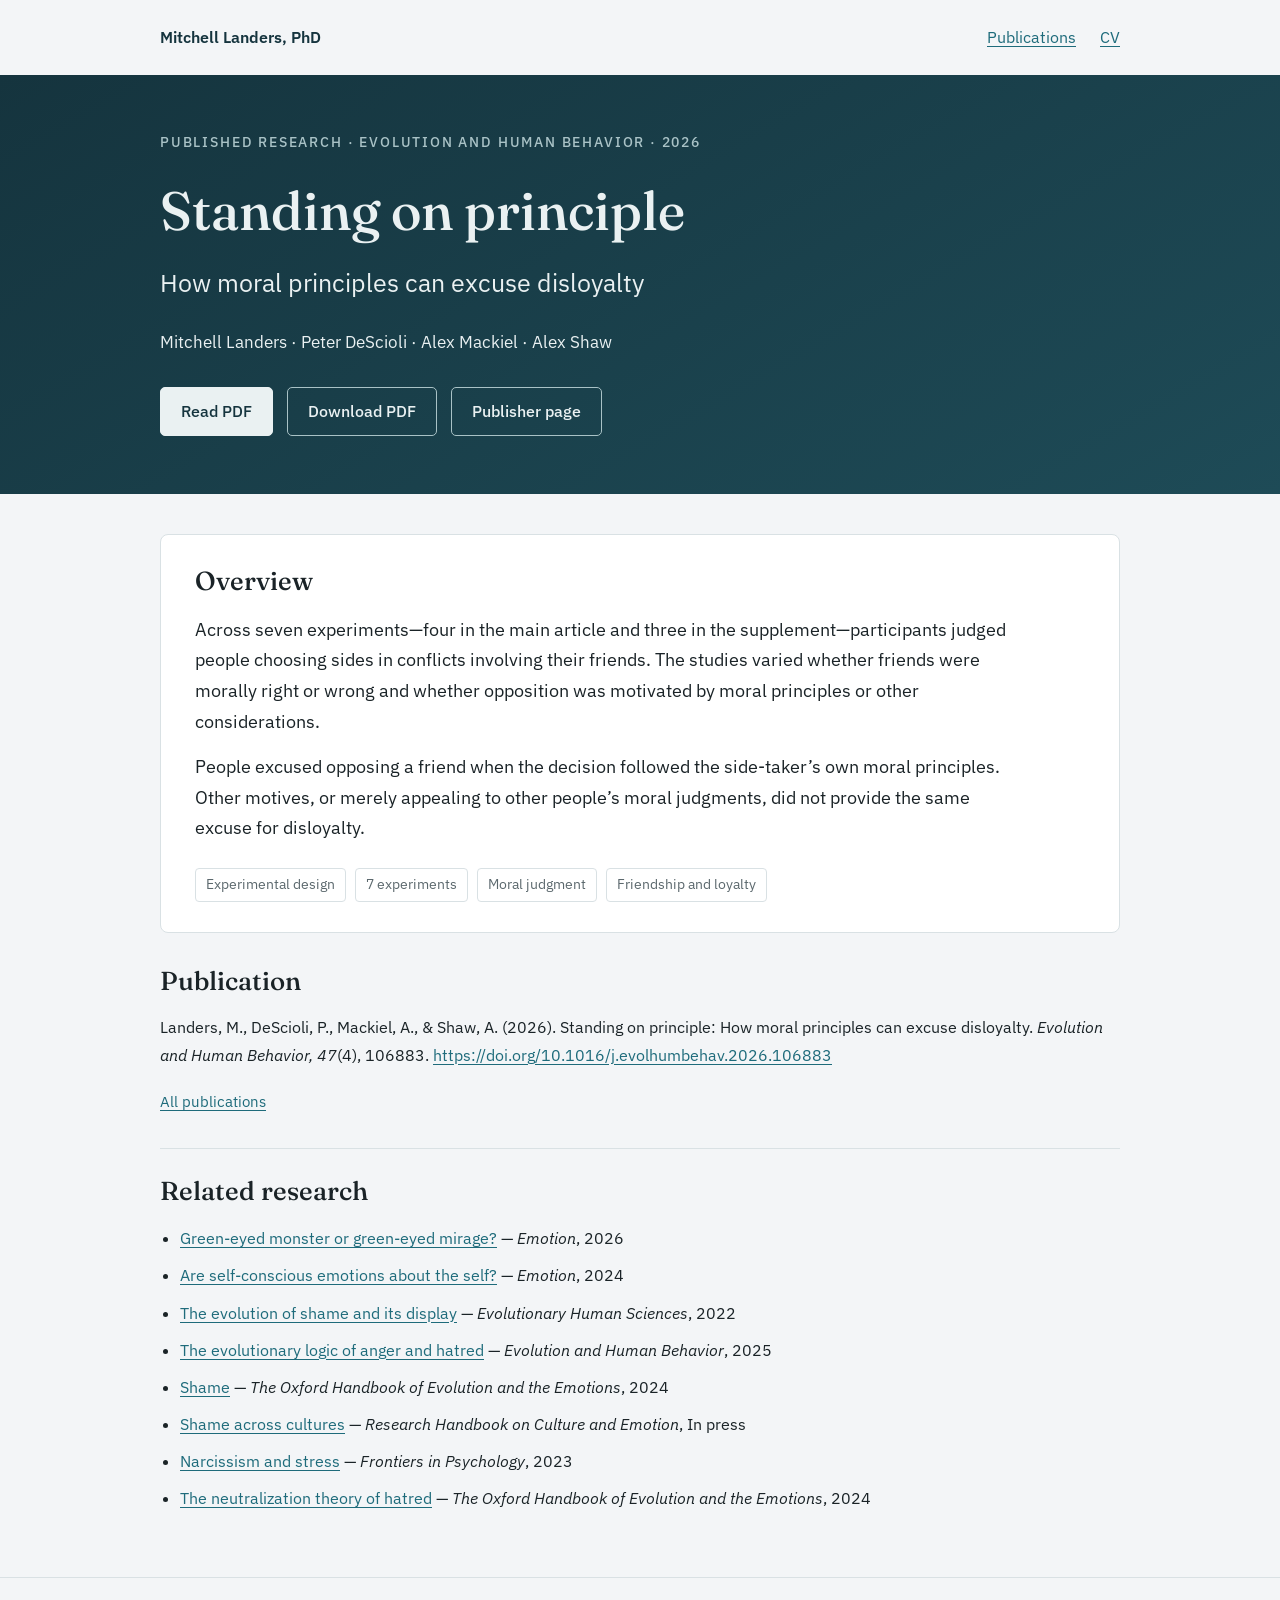
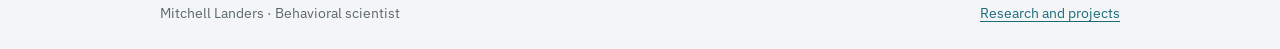
<file: papers/standing-on-principle/share.html>
<!doctype html>
<html lang="en">
<head>
<meta charset="utf-8">
<meta name="viewport" content="width=device-width, initial-scale=1">
<title>Standing on principle | Mitchell Landers</title>
<meta name="description" content="Seven experiments examine when people excuse disloyalty to a friend and the distinctive role of the side-taker’s own moral principles.">
<link rel="canonical" href="https://msblanders.github.io/website/papers/standing-on-principle/share.html">
<meta property="og:type" content="article">
<meta property="og:site_name" content="Mitchell Landers, PhD">
<meta property="og:title" content="Standing on principle">
<meta property="og:description" content="Seven experiments examine when people excuse disloyalty to a friend and the distinctive role of the side-taker’s own moral principles.">
<meta property="og:url" content="https://msblanders.github.io/website/papers/standing-on-principle/share.html">
<meta property="og:image" content="https://msblanders.github.io/website/papers/standing-on-principle/standing-on-principle-preview-v3.png">
<meta property="og:image:secure_url" content="https://msblanders.github.io/website/papers/standing-on-principle/standing-on-principle-preview-v3.png">
<meta property="og:image:type" content="image/png">
<meta property="og:image:width" content="2400">
<meta property="og:image:height" content="1260">
<meta property="og:image:alt" content="Standing on principle — Evolution and Human Behavior · 2026. Mitchell Landers · Peter DeScioli · Alex Mackiel · Alex Shaw">
<meta name="twitter:card" content="summary_large_image">
<meta name="twitter:title" content="Standing on principle">
<meta name="twitter:description" content="Seven experiments examine when people excuse disloyalty to a friend and the distinctive role of the side-taker’s own moral principles.">
<meta name="twitter:image" content="https://msblanders.github.io/website/papers/standing-on-principle/standing-on-principle-preview-v3.png">
<meta name="twitter:image:alt" content="Standing on principle — Evolution and Human Behavior · 2026. Mitchell Landers · Peter DeScioli · Alex Mackiel · Alex Shaw">
<meta name="citation_title" content="Standing on principle: How moral principles can excuse disloyalty">
<meta name="citation_author" content="Mitchell Landers">
<meta name="citation_author" content="Peter DeScioli">
<meta name="citation_author" content="Alex Mackiel">
<meta name="citation_author" content="Alex Shaw">
<meta name="citation_journal_title" content="Evolution and Human Behavior">
<meta name="citation_publication_date" content="2026">
<meta name="citation_doi" content="10.1016/j.evolhumbehav.2026.106883">
<meta name="citation_pdf_url" content="https://msblanders.github.io/website/files/papers/standing-on-principle.pdf">
<link rel="preconnect" href="https://fonts.googleapis.com">
<link rel="preconnect" href="https://fonts.gstatic.com" crossorigin>
<link href="https://fonts.googleapis.com/css2?family=Fraunces:opsz,wght,SOFT@9..144,300..600,50&amp;family=IBM+Plex+Sans:wght@400;500;600&amp;display=swap" rel="stylesheet">
<link rel="stylesheet" href="../paper.css">
</head>
<body>
<a class="skip" href="#main">Skip to overview</a>
<header class="topbar wrap">
  <a class="brand" href="../../">Mitchell Landers, PhD</a>
  <nav aria-label="Main navigation"><a href="../../#publications">Publications</a><a href="../../files/cv.pdf">CV</a></nav>
</header>
<div class="hero"><div class="wrap">
  <p class="eyebrow">Published research · Evolution and Human Behavior · 2026</p>
  <h1>Standing on principle</h1>
  <p class="subtitle">How moral principles can excuse disloyalty</p>
  <p class="authors">Mitchell Landers · Peter DeScioli · Alex Mackiel · Alex Shaw</p>
  
  <div class="actions">
    <a class="button" href="../../files/papers/standing-on-principle.pdf">Read PDF</a><a class="button secondary" href="../../files/papers/standing-on-principle.pdf" download>Download PDF</a><a class="button secondary" href="https://doi.org/10.1016/j.evolhumbehav.2026.106883">Publisher page</a>
  </div>
  
</div></div>
<main class="wrap" id="main" tabindex="-1">
  <section class="overview" aria-labelledby="overview-title">
    <h2 id="overview-title">Overview</h2>
    <p>Across seven experiments—four in the main article and three in the supplement—participants judged people choosing sides in conflicts involving their friends. The studies varied whether friends were morally right or wrong and whether opposition was motivated by moral principles or other considerations.</p>
    <p>People excused opposing a friend when the decision followed the side-taker’s own moral principles. Other motives, or merely appealing to other people’s moral judgments, did not provide the same excuse for disloyalty.</p>
    <ul class="methods" aria-label="Research methods and scope"><li>Experimental design</li><li>7 experiments</li><li>Moral judgment</li><li>Friendship and loyalty</li></ul>
  </section>
  <section class="citation" aria-labelledby="citation-title">
    <h2 id="citation-title">Publication</h2>
    <p>Landers, M., DeScioli, P., Mackiel, A., &amp; Shaw, A. (2026). Standing on principle: How moral principles can excuse disloyalty. <i>Evolution and Human Behavior, 47</i>(4), 106883. <a href="https://doi.org/10.1016/j.evolhumbehav.2026.106883">https://doi.org/10.1016/j.evolhumbehav.2026.106883</a></p>
    
    <div class="resources"><a href="../../#publications">All publications</a></div>
  </section>
  <nav class="related" aria-label="Related papers"><h2>Related research</h2><ul><li><a href="../green-eyed-monster/">Green-eyed monster or green-eyed mirage?</a> — <i>Emotion</i>, 2026</li>
<li><a href="../shame-and-guilt/">Are self-conscious emotions about the self?</a> — <i>Emotion</i>, 2024</li>
<li><a href="../evolution-of-shame/">The evolution of shame and its display</a> — <i>Evolutionary Human Sciences</i>, 2022</li>
<li><a href="../anger-and-hatred/">The evolutionary logic of anger and hatred</a> — <i>Evolution and Human Behavior</i>, 2025</li>
<li><a href="../shame-oxford-handbook/">Shame</a> — <i>The Oxford Handbook of Evolution and the Emotions</i>, 2024</li>
<li><a href="../shame-across-cultures/">Shame across cultures</a> — <i>Research Handbook on Culture and Emotion</i>, In press</li>
<li><a href="../narcissism-and-stress/">Narcissism and stress</a> — <i>Frontiers in Psychology</i>, 2023</li>
<li><a href="../neutralization-of-hatred/">The neutralization theory of hatred</a> — <i>The Oxford Handbook of Evolution and the Emotions</i>, 2024</li></ul></nav>
</main>
<footer><div class="wrap"><span>Mitchell Landers · Behavioral scientist</span><a href="../../">Research and projects</a></div></footer>
</body>
</html>
</file>
<file: papers/paper.css>
:root{--bg:#F3F5F7;--panel:#fff;--ink:#1A2327;--muted:#5B686D;--deep:#15343E;--deep-2:#1E4B57;--light:#EAF1F2;--soft:#A9C2C6;--accent:#1E6B7B;--amber:#C98B1F;--line:#D9E1E4}
*{box-sizing:border-box}
body{margin:0;background:var(--bg);color:var(--ink);font:18px/1.7 "IBM Plex Sans",system-ui,sans-serif}
a{color:var(--accent);text-underline-offset:.2em}
a:hover{text-decoration-thickness:2px}
a:focus-visible{outline:3px solid var(--amber);outline-offset:5px;border-radius:2px}
.wrap{width:min(100% - 48px,960px);margin-inline:auto}
.skip{position:absolute;top:-100px;left:16px;background:white;padding:10px;z-index:2}.skip:focus{top:16px}
.topbar{display:flex;justify-content:space-between;align-items:center;gap:24px;padding-block:24px;font-size:16px}
.brand{color:var(--deep);font-weight:600;text-decoration:none}.topbar nav{display:flex;gap:24px}
.hero{background:linear-gradient(150deg,var(--deep),var(--deep-2));color:var(--light);padding:56px 0 58px}
.eyebrow{margin:0 0 25px;color:var(--soft);font-size:14px;font-weight:500;letter-spacing:.13em;text-transform:uppercase}
h1{font:500 clamp(35px,4.5vw,54px)/1.16 "Fraunces",Georgia,serif;max-width:900px;margin:0 0 22px;text-wrap:balance}
.subtitle{font-size:clamp(20px,2.5vw,25px);line-height:1.45;max-width:840px;margin:0 0 27px;color:var(--light)}
.authors{font-size:17px;margin:24px 0 5px}.equal{font-size:14px;color:var(--soft);margin:0}
.pdf-note{font-size:14px;color:var(--soft);margin:16px 0 0}
.actions{display:flex;gap:14px;flex-wrap:wrap;margin-top:30px}.button{display:inline-block;background:var(--light);color:var(--deep);border:1px solid var(--light);padding:10px 20px;border-radius:5px;font-size:16px;font-weight:500;text-decoration:none}.button.secondary{color:var(--light);background:transparent;border-color:var(--soft)}.button:hover{background:white;color:var(--deep)}
main.wrap{padding-block:40px 48px}
.overview{background:var(--panel);padding:30px 34px;border:1px solid var(--line);border-radius:8px}
h2{font:500 26px/1.3 "Fraunces",Georgia,serif;margin:0 0 16px}
.overview p{margin:0;max-width:820px}.overview p+p{margin-top:15px}
.methods{display:flex;flex-wrap:wrap;gap:9px;list-style:none;padding:0;margin:24px 0 0}.methods li{border:1px solid var(--line);border-radius:4px;color:var(--muted);font-size:14px;padding:4px 10px}
.citation{margin-top:32px}.citation p{font-size:16px;margin:8px 0;overflow-wrap:anywhere}.citation .note{color:var(--muted);font-size:14px}
.resources{display:flex;gap:12px 24px;flex-wrap:wrap;font-size:15px;margin-top:20px}.related{margin-top:34px;padding-top:26px;border-top:1px solid var(--line)}.related ul{padding-left:20px;font-size:16px}.related li+li{margin-top:10px}
footer{padding:24px 0;border-top:1px solid var(--line);font-size:14px;color:var(--muted)}footer .wrap{display:flex;justify-content:space-between;gap:20px;flex-wrap:wrap}
@media(max-width:600px){.wrap{width:calc(100% - 36px)}.topbar{gap:12px;font-size:14px;padding-block:20px}.topbar nav{gap:16px}.hero{padding:36px 0 38px}.eyebrow{font-size:12px;letter-spacing:.08em}.authors{font-size:16px}.overview{padding:24px}.actions{gap:10px}.button{padding:10px 16px}main.wrap{padding-top:26px}}
</file>
